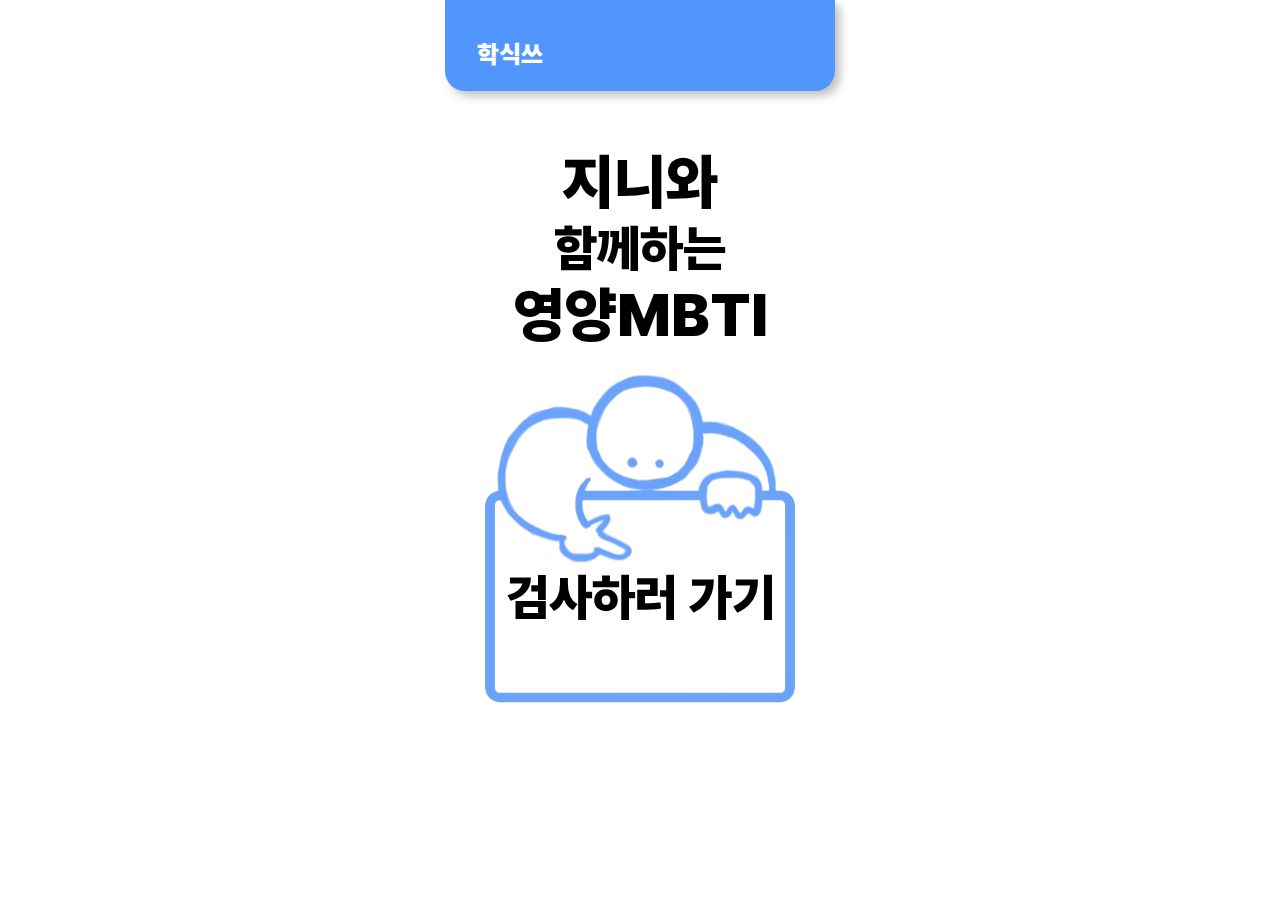
<file: index.html>
<!DOCTYPE html>
<html lang="en">

<head>
    <meta charset="UTF-8">
    <meta name="viewport" content="width=device-width, initial-scale=1.0">
    <title>Document</title>
    <link href="style.css" rel="stylesheet" type="text/css" />
</head>

<body>
    <div class="background">
        <div class="window">
            <div class="toparea" id="toparea">
                <p class="titletext">학식쓰</p>
            </div>
            <p class="title1" style="margin-top: 14.102564102564102564102564102564%;">지니와</p>
            <p class="title2">함께하는</p>
            <p class="title1">영양MBTI</p>
            <div class="main_img_container">
                <img src="./img/main.png" class="main_img">
                <div class="button" onclick="location.href='./survey/survey.html';">
                    <p class="button_text">검사하러 가기</p>
                </div>
            </div>
        </div>
    </div>
</body>

</html>
</file>
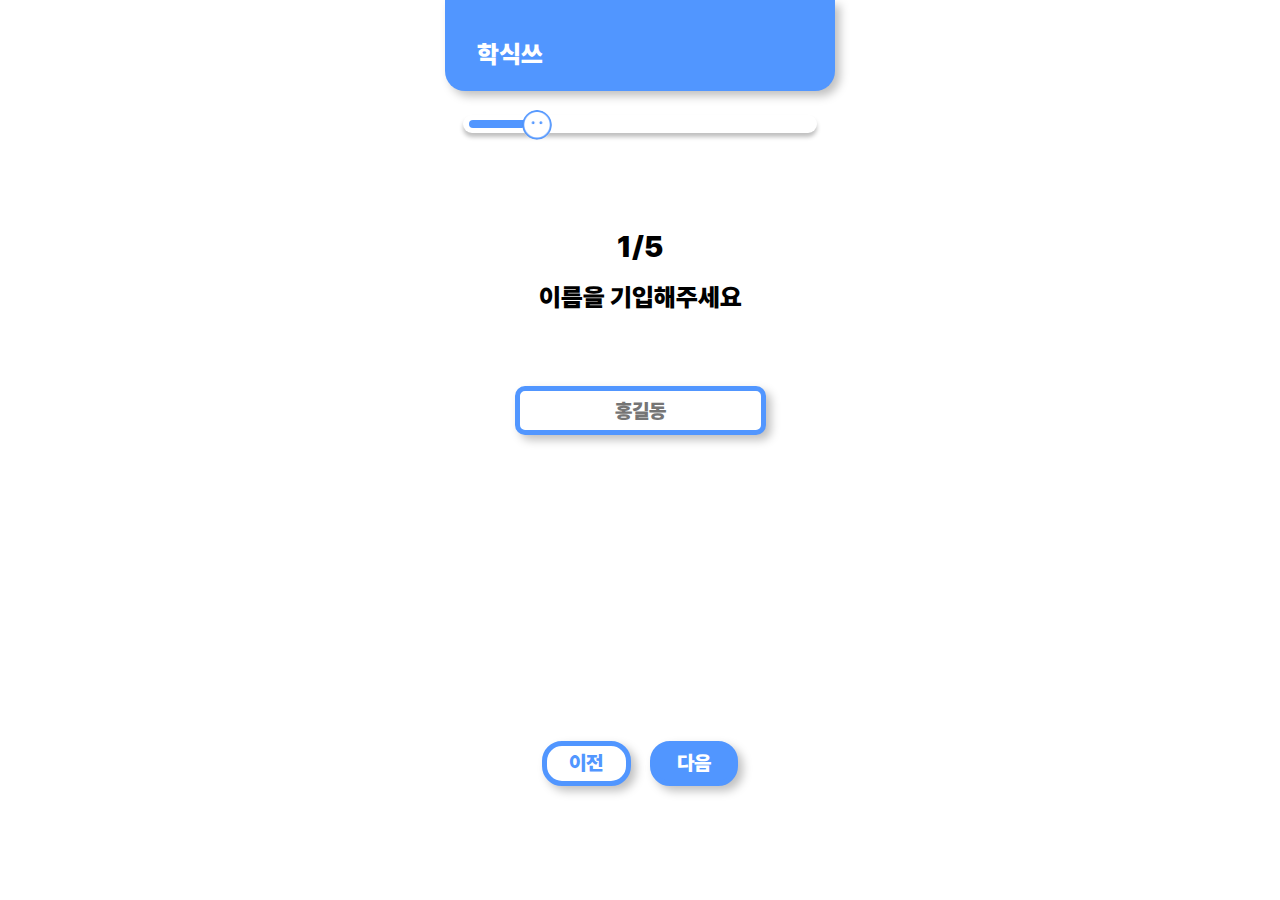
<file: survey/survey.html>
<!DOCTYPE html>
<html lang="en">

<head>
    <meta charset="UTF-8">
    <meta name="viewport" content="width=device-width, initial-scale=1.0">
    <title>Document</title>
    <link href="style.css" rel="stylesheet" type="text/css" />
</head>

<body>
    <div class="background">
        <form class="form_win" id="form_win" method="post" > <!-- action="../result/kalium.html" -->
            <div class="window">
                <div class="toparea_v1" id="toparea_v1">
                    <p class="titletext">학식쓰</p>
                </div>
                <!-- --------------------------bottomarea1-------------------------- -->
                <div class="bottomarea" id="bottomarea1">
                    <div class="progress_bar_container">
                        <div class="progress_bar" id="progress_bar1"></div>
                    </div>
                    <div class="progress_bar_face_container" id="progress_bar_face_container1">
                        <img class="progress_bar_face" src="../img/bar_face.png" />
                    </div>

                    <p class="q_text1">1/5</p>
                    <p class="q_text2">이름을 기입해주세요</p>
                    <input class="nickname" id="nickname" type="text" placeholder="홍길동"
                        onkeypress="return nicknameValidateInput(event)">

                    <div class="button_container">
                        <input class="back_button" id="backbutton1" type="button" value="이전" readonly></input>
                        <input class="go_button" id="gobutton1" type="button" value="다음" readonly></input>
                    </div>
                </div>
                <!-- --------------------------bottomarea2-------------------------- -->
                <div class="bottomarea" id="bottomarea2" style="height: 0px; display: none;">
                    <div class="progress_bar_container">
                        <div class="progress_bar" id="progress_bar2"></div>
                    </div>
                    <div class="progress_bar_face_container" id="progress_bar_face_container2">
                        <img class="progress_bar_face" src="../img/bar_face.png" />
                    </div>

                    <p class="q_text1">2/5</p>
                    <p class="q_text2">생년월일을 기입해주세요</p>
                    <input type="number" onkeypress="return birthdayValidateInput(event)" placeholder="20000101"
                        class="birthday" id="birthday" onfocus="this.placeholder=''"
                        onblur="this.placeholder='20000101'">

                    <div class="button_container">
                        <input class="back_button" id="backbutton2" type="button" value="이전" readonly></input>
                        <input class="go_button" id="gobutton2" type="button" value="다음" readonly></input>
                    </div>
                </div>
                <!-- --------------------------bottomarea3-------------------------- -->
                <div class="bottomarea" id="bottomarea3" style="height: 0px; display: none;">
                    <div class="progress_bar_container">
                        <div class="progress_bar" id="progress_bar3"></div>
                    </div>
                    <div class="progress_bar_face_container" id="progress_bar_face_container3">
                        <img class="progress_bar_face" src="../img/bar_face.png" />
                    </div>

                    <p class="q_text1">3/5</p>
                    <p class="q_text2">키를 기입해주세요</p>
                    <input type="number" onkeypress="return heightValidateInput(event)" placeholder="456"
                        class="height" id="height" onfocus="this.placeholder=''" onblur="this.placeholder='456'">
                    <p class="q_text3">cm</p>

                    <div class="button_container">
                        <input class="back_button" id="backbutton3" type="button" value="이전" readonly></input>
                        <input class="go_button" id="gobutton3" type="button" value="다음" readonly></input>
                    </div>
                </div>
                <!-- --------------------------bottomarea4-------------------------- -->
                <div class="bottomarea" id="bottomarea4" style="height: 0px; display: none;">
                    <div class="progress_bar_container">
                        <div class="progress_bar" id="progress_bar4"></div>
                    </div>
                    <div class="progress_bar_face_container" id="progress_bar_face_container4">
                        <img class="progress_bar_face" src="../img/bar_face.png" />
                    </div>

                    <p class="q_text1">4/5</p>
                    <p class="q_text2">몸무게를 기입해주세요</p>
                    <input type="number" onkeypress="return weightValidateInput(event)" placeholder="456"
                        class="weight" id="weight" onfocus="this.placeholder=''" onblur="this.placeholder='456'">
                    <p class="q_text3">kg</p>

                    <div class="button_container">
                        <input class="back_button" id="backbutton4" type="button" value="이전" readonly></input>
                        <input class="go_button" id="gobutton4" type="button" value="다음" readonly></input>
                    </div>
                </div>
                <!-- --------------------------bottomarea5-------------------------- -->
                <div class="bottomarea" id="bottomarea5" style="height: 0px; display: none;">
                    <div class="progress_bar_container">
                        <div class="progress_bar" id="progress_bar5"></div>
                    </div>
                    <div class="progress_bar_face_container" id="progress_bar_face_container5">
                        <img class="progress_bar_face" src="../img/bar_face.png" />
                    </div>

                    <p class="q_text1">5/5</p>
                    <p class="q_text2">성별을 선택해주세요</p>
                    <div class="gender_container">
                        <input class="man" id="man" type="text" value="남자" readonly>
                        <input class="woman" id="woman" type="text" value="여자" readonly>
                    </div>

                    <div class="button_container">
                        <input class="back_button" id="backbutton5" type="button" value="이전" readonly></input>
                        <input class="go_button" id="gobutton5" type="button" value="다음" readonly></input>
                    </div>
                </div>
                <!-- --------------------------bottomarea6-------------------------- -->
                <div class="bottomarea" id="bottomarea6" style="height: 0px; display: none;">
                    <div class="progress_bar_container">
                        <div class="progress_bar" id="progress_bar6"></div>
                    </div>
                    <div class="progress_bar_face_container" id="progress_bar_face_container6">
                        <img class="progress_bar_face" src="../img/bar_face.png" />
                    </div>

                    <p class="q_text1_v1">1/17</p>
                    <p class="q_text2_v1">주로 앉아서 하는 일을 하십니까?</p>
                    <div class="question_container_v1">
                        <input class="question_v1" id="q_sit1" type="text" value="하루 0~2시간" readonly
                            style="margin-top: 0px;"></input>
                        <input class="question_v1" id="q_sit2" type="text" value="하루 2~6시간" readonly></input>
                        <input class="question_v1" id="q_sit3" type="text" value="하루 7~11시간" readonly></input>
                        <input class="question_v1" id="q_sit4" type="text" value="하루 12시간 이상" readonly></input>
                        <input class="question_v1" id="q_sit5" type="text" value="죽음" readonly
                            style="visibility: hidden; margin-bottom:0px;"></input>
                    </div>

                    <div class="button_container">
                        <input class="back_button" id="backbutton6" type="button" value="이전" readonly></input>
                        <input class="go_button" id="gobutton6" type="button" value="다음" readonly></input>
                    </div>
                </div>
                <!-- --------------------------bottomarea7-------------------------- -->
                <div class="bottomarea" id="bottomarea7" style="height: 0px; display: none;">
                    <div class="progress_bar_container">
                        <div class="progress_bar" id="progress_bar7"></div>
                    </div>
                    <div class="progress_bar_face_container" id="progress_bar_face_container7">
                        <img class="progress_bar_face" src="../img/bar_face.png" />
                    </div>

                    <p class="q_text1_v2">2/17</p>
                    <p class="q_text2_v2">일주일에 몇 번 운동하시나요?<br>(하루 60분 이상 기준)?</p>
                    <div class="question_container_v2">
                        <input class="question_v2" id="q_exercise1" type="text" value="0번" readonly
                            style="margin-top: 0px;"></input>
                        <input class="question_v2" id="q_exercise2" type="text" value="1~2번" readonly></input>
                        <input class="question_v2" id="q_exercise3" type="text" value="3~4번" readonly></input>
                        <input class="question_v2" id="q_exercise4" type="text" value="5~6번" readonly></input>
                        <input class="question_v2" id="q_exercise5" type="text" value="매일" readonly
                            style="margin-bottom:0px;"></input>
                    </div>

                    <div class="button_container">
                        <input class="back_button" id="backbutton7" type="button" value="이전" readonly></input>
                        <input class="go_button" id="gobutton7" type="button" value="다음" readonly></input>
                    </div>
                </div>
                <!-- --------------------------bottomarea8-------------------------- -->
                <div class="bottomarea" id="bottomarea8" style="height: 0px; display: none;">
                    <div class="progress_bar_container">
                        <div class="progress_bar" id="progress_bar8"></div>
                    </div>
                    <div class="progress_bar_face_container" id="progress_bar_face_container8">
                        <img class="progress_bar_face" src="../img/bar_face.png" />
                    </div>

                    <p class="q_text1_v2">3/17</p>
                    <p class="q_text2_v2">하루에 물을 몇 컵 정도 마시나요?<br>(종이컵(200ml) 기준)</p>
                    <div class="question_container_v2">
                        <input class="question_v2" id="q_drink1" type="text" value="0~2컵" readonly
                            style="margin-top: 0px;"></input>
                        <input class="question_v2" id="q_drink2" type="text" value="3~4컵" readonly></input>
                        <input class="question_v2" id="q_drink3" type="text" value="5~6컵" readonly></input>
                        <input class="question_v2" id="q_drink4" type="text" value="7~8컵" readonly></input>
                        <input class="question_v2" id="q_drink5" type="text" value="9컵 혹은 그 이상" readonly
                            style="margin-bottom:0px;"></input>
                    </div>

                    <div class="button_container">
                        <input class="back_button" id="backbutton8" type="button" value="이전" readonly></input>
                        <input class="go_button" id="gobutton8" type="button" value="다음" readonly></input>
                    </div>
                </div>
                <!-- --------------------------bottomarea9-------------------------- -->
                <div class="bottomarea" id="bottomarea9" style="height: 0px; display: none;">
                    <div class="progress_bar_container">
                        <div class="progress_bar" id="progress_bar9"></div>
                    </div>
                    <div class="progress_bar_face_container" id="progress_bar_face_container9">
                        <img class="progress_bar_face" src="../img/bar_face.png" />
                    </div>

                    <p class="q_text1_v2">4/17</p>
                    <p class="q_text2_v2">일주일동안<br>아침 식사를 몇 번 하셨나요?</p>
                    <div class="question_container_v2">
                        <input class="question_v2" id="q_breakfast1" type="text" value="0회" readonly
                            style="margin-top: 0px;"></input>
                        <input class="question_v2" id="q_breakfast2" type="text" value="1~2회" readonly></input>
                        <input class="question_v2" id="q_breakfast3" type="text" value="3~4회" readonly></input>
                        <input class="question_v2" id="q_breakfast4" type="text" value="5~7회" readonly></input>
                        <input class="question_v2" id="q_breakfast5" type="text" value="죽음" readonly
                            style="visibility: hidden; margin-bottom:0px;"></input>
                    </div>

                    <div class="button_container">
                        <input class="back_button" id="backbutton9" type="button" value="이전" readonly></input>
                        <input class="go_button" id="gobutton9" type="button" value="다음" readonly></input>
                    </div>
                </div>
                <!-- --------------------------bottomarea10-------------------------- -->
                <div class="bottomarea" id="bottomarea10" style="height: 0px; display: none;">
                    <div class="progress_bar_container">
                        <div class="progress_bar" id="progress_bar10"></div>
                    </div>
                    <div class="progress_bar_face_container" id="progress_bar_face_container10">
                        <img class="progress_bar_face" src="../img/bar_face.png" />
                    </div>

                    <p class="q_text1_v2">5/17</p>
                    <p class="q_text2_v2">일주일동안<br>점심 식사를 몇 번 하셨나요?</p>
                    <div class="question_container_v2">
                        <input class="question_v2" id="q_lunch1" type="text" value="0회" readonly
                            style="margin-top: 0px;"></input>
                        <input class="question_v2" id="q_lunch2" type="text" value="1~2회" readonly></input>
                        <input class="question_v2" id="q_lunch3" type="text" value="3~4회" readonly></input>
                        <input class="question_v2" id="q_lunch4" type="text" value="5~7회" readonly></input>
                        <input class="question_v2" id="q_lunch5" type="text" value="죽음" readonly
                            style="visibility: hidden; margin-bottom:0px;"></input>
                    </div>

                    <div class="button_container">
                        <input class="back_button" id="backbutton10" type="button" value="이전" readonly></input>
                        <input class="go_button" id="gobutton10" type="button" value="다음" readonly></input>
                    </div>
                </div>
                <!-- --------------------------bottomarea11-------------------------- -->
                <div class="bottomarea" id="bottomarea11" style="height: 0px; display: none;">
                    <div class="progress_bar_container">
                        <div class="progress_bar" id="progress_bar11"></div>
                    </div>
                    <div class="progress_bar_face_container" id="progress_bar_face_container11">
                        <img class="progress_bar_face" src="../img/bar_face.png" />
                    </div>

                    <p class="q_text1_v2">6/17</p>
                    <p class="q_text2_v2">일주일동안<br>저녁 식사를 몇 번 하셨나요?</p>
                    <div class="question_container_v2">
                        <input class="question_v2" id="q_dinner1" type="text" value="0회" readonly
                            style="margin-top: 0px;"></input>
                        <input class="question_v2" id="q_dinner2" type="text" value="1~2회" readonly></input>
                        <input class="question_v2" id="q_dinner3" type="text" value="3~4회" readonly></input>
                        <input class="question_v2" id="q_dinner4" type="text" value="5~7회" readonly></input>
                        <input class="question_v2" id="q_dinner5" type="text" value="죽음" readonly
                            style="visibility: hidden; margin-bottom:0px;"></input>
                    </div>

                    <div class="button_container">
                        <input class="back_button" id="backbutton11" type="button" value="이전" readonly></input>
                        <input class="go_button" id="gobutton11" type="button" value="다음" readonly></input>
                    </div>
                </div>
                <!-- --------------------------bottomarea12-------------------------- -->
                <div class="bottomarea" id="bottomarea12" style="height: 0px; display: none;">
                    <div class="progress_bar_container">
                        <div class="progress_bar" id="progress_bar12"></div>
                    </div>
                    <div class="progress_bar_face_container" id="progress_bar_face_container12">
                        <img class="progress_bar_face" src="../img/bar_face.png" />
                    </div>

                    <p class="q_text1_v1">7/17</p>
                    <p class="q_text2_v1">담배를 피시나요?</p>
                    <div class="question_container_v1">
                        <input class="question_v1" id="q_smoke1" type="text" value="담배를 핍니다" readonly
                            style="margin-top: 0px;"></input>
                        <input class="question_v1" id="q_smoke2" type="text" value="담배를 피지 않습니다" readonly></input>
                        <input class="question_v1" id="q_smoke3" type="text" value="죽음" readonly
                            style="visibility: hidden;"></input>
                        <input class="question_v1" id="q_smoke4" type="text" value="죽음" readonly
                            style="visibility: hidden;"></input>
                        <input class="question_v1" id="q_smoke5" type="text" value="죽음" readonly
                            style="visibility: hidden; margin-bottom:0px;"></input>
                    </div>

                    <div class="button_container">
                        <input class="back_button" id="backbutton12" type="button" value="이전" readonly></input>
                        <input class="go_button" id="gobutton12" type="button" value="다음" readonly></input>
                    </div>
                </div>
                <!-- --------------------------bottomarea13-------------------------- -->
                <div class="bottomarea" id="bottomarea13" style="height: 0px; display: none;">
                    <div class="progress_bar_container">
                        <div class="progress_bar" id="progress_bar13"></div>
                    </div>
                    <div class="progress_bar_face_container" id="progress_bar_face_container13">
                        <img class="progress_bar_face" src="../img/bar_face.png" />
                    </div>

                    <p class="q_text1_v1">8/17</p>
                    <p class="q_text2_v1">술을 마시나요?</p>
                    <div class="question_container_v1">
                        <input class="question_v1" id="q_alcohol1" type="text" value="술을 마십니다" readonly
                            style="margin-top: 0px;"></input>
                        <input class="question_v1" id="q_alcohol2" type="text" value="술을 마시지 않습니다" readonly></input>
                        <input class="question_v1" id="q_alcohol3" type="text" value="죽음" readonly
                            style="visibility: hidden;"></input>
                        <input class="question_v1" id="q_alcohol4" type="text" value="죽음" readonly
                            style="visibility: hidden;"></input>
                        <input class="question_v1" id="q_alcohol5" type="text" value="죽음" readonly
                            style="visibility: hidden; margin-bottom:0px;"></input>
                    </div>

                    <div class="button_container">
                        <input class="back_button" id="backbutton13" type="button" value="이전" readonly></input>
                        <input class="go_button" id="gobutton13" type="button" value="다음" readonly></input>
                    </div>
                </div>

                <div class="bottomarea" id="bottomarea13_1" style="height: 0px; display: none;">
                    <div class="progress_bar_container">
                        <div class="progress_bar" id="progress_bar13"></div>
                    </div>
                    <div class="progress_bar_face_container" id="progress_bar_face_container13">
                        <img class="progress_bar_face" src="../img/bar_face.png" />
                    </div>

                    <p class="q_text1_v1">8/17</p>
                    <p class="q_text2_v1">술 마시는 주기를 선택해주세요</p>
                    <div class="question_container_v1">
                        <input class="question_v1" id="q_alcohol_time1" type="text" value="한 달에 1번 이하" readonly
                            style="margin-top: 0px;"></input>
                        <input class="question_v1" id="q_alcohol_time2" type="text" value="한 달에 2~4번" readonly></input>
                        <input class="question_v1" id="q_alcohol_time3" type="text" value="일주일에 2~3번" readonly></input>
                        <input class="question_v1" id="q_alcohol_time4" type="text" value="일주일에 4번 이상" readonly></input>
                        <input class="question_v1" id="q_alcohol_time5" type="text" value="죽음" readonly
                            style="visibility: hidden; margin-bottom:0px;"></input>
                    </div>

                    <div class="button_container">
                        <input class="back_button" id="backbutton13_1" type="button" value="이전" readonly></input>
                        <input class="go_button" id="gobutton13_1" type="button" value="다음" readonly></input>
                    </div>
                </div>

                <div class="bottomarea" id="bottomarea13_2" style="height: 0px; display: none;">
                    <div class="progress_bar_container">
                        <div class="progress_bar" id="progress_bar13"></div>
                    </div>
                    <div class="progress_bar_face_container" id="progress_bar_face_container13">
                        <img class="progress_bar_face" src="../img/bar_face.png" />
                    </div>

                    <p class="q_text1_v2">8/17</p>
                    <p class="q_text2_v2">술을 보통 어느 정도 마시나요?<br>(생맥주 500cc = 1.3잔)</p>
                    <div class="question_container_v2">
                        <input class="question_v2" id="q_alcohol_quant1" type="text" value="1~2잔" readonly
                            style="margin-top: 0px;"></input>
                        <input class="question_v2" id="q_alcohol_quant2" type="text" value="3~4잔" readonly></input>
                        <input class="question_v2" id="q_alcohol_quant3" type="text" value="5~6잔" readonly></input>
                        <input class="question_v2" id="q_alcohol_quant4" type="text" value="7~9잔" readonly></input>
                        <input class="question_v2" id="q_alcohol_quant5" type="text" value="10잔" readonly
                            style="margin-bottom:0px;"></input>
                    </div>

                    <div class="button_container">
                        <input class="back_button" id="backbutton13_2" type="button" value="이전" readonly></input>
                        <input class="go_button" id="gobutton13_2" type="button" value="다음" readonly></input>
                    </div>
                </div>
                <!-- --------------------------bottomarea14-------------------------- -->
                <div class="bottomarea" id="bottomarea14" style="height: 0px; display: none;">
                    <div class="progress_bar_container">
                        <div class="progress_bar" id="progress_bar14"></div>
                    </div>
                    <div class="progress_bar_face_container" id="progress_bar_face_container14">
                        <img class="progress_bar_face" src="../img/bar_face.png" />
                    </div>

                    <p class="q_text1_v1">9/17</p>
                    <p class="q_text2_v1">평소에 피곤함을 많이 느끼시나요?</p>
                    <div class="question_container_v1">
                        <input class="question_v1" id="q_tired1" type="text" value="매우 그렇습니다" readonly
                            style="margin-top: 0px;"></input>
                        <input class="question_v1" id="q_tired2" type="text" value="조금 그렇습니다" readonly></input>
                        <input class="question_v1" id="q_tired3" type="text" value="보통입니다" readonly></input>
                        <input class="question_v1" id="q_tired4" type="text" value="그렇지 않습니다" readonly></input>
                        <input class="question_v1" id="q_tired5" type="text" value="매우 그렇지 않습니다" readonly
                            style="margin-bottom:0px;"></input>
                    </div>

                    <div class="button_container">
                        <input class="back_button" id="backbutton14" type="button" value="이전" readonly></input>
                        <input class="go_button" id="gobutton14" type="button" value="다음" readonly></input>
                    </div>
                </div>
                <!-- --------------------------bottomarea15-------------------------- -->
                <div class="bottomarea" id="bottomarea15" style="height: 0px; display: none;">
                    <div class="progress_bar_container">
                        <div class="progress_bar" id="progress_bar15"></div>
                    </div>
                    <div class="progress_bar_face_container" id="progress_bar_face_container15">
                        <img class="progress_bar_face" src="../img/bar_face.png" />
                    </div>

                    <p class="q_text1_v2">10/17</p>
                    <p class="q_text2_v2">평소 해당되는<br>수면시간을 선택해주세요</p>
                    <div class="question_container_v2">
                        <input class="question_v2" id="q_sleep1" type="text" value="7~8시간 혹은 그 이상" readonly
                            style="margin-top: 0px;"></input>
                        <input class="question_v2" id="q_sleep2" type="text" value="5~6시간" readonly></input>
                        <input class="question_v2" id="q_sleep3" type="text" value="3~4시간" readonly></input>
                        <input class="question_v2" id="q_sleep4" type="text" value="1~2시간" readonly></input>
                        <input class="question_v2" id="q_sleep5" type="text" value="죽음" readonly
                            style="visibility: hidden; margin-bottom:0px;"></input>
                    </div>

                    <div class="button_container">
                        <input class="back_button" id="backbutton15" type="button" value="이전" readonly></input>
                        <input class="go_button" id="gobutton15" type="button" value="다음" readonly></input>
                    </div>
                </div>
                <!-- --------------------------bottomarea16-------------------------- -->
                <div class="bottomarea" id="bottomarea16" style="height: 0px; display: none;">
                    <div class="progress_bar_container">
                        <div class="progress_bar" id="progress_bar16"></div>
                    </div>
                    <div class="progress_bar_face_container" id="progress_bar_face_container16">
                        <img class="progress_bar_face" src="../img/bar_face.png" />
                    </div>

                    <p class="q_text1_v1">11/17</p>
                    <p class="q_text2_v1">평소에 스트레스를 많이 받으시나요?</p>
                    <div class="question_container_v1">
                        <input class="question_v1" id="q_stress1" type="text" value="매우 그렇습니다" readonly
                            style="margin-top: 0px;"></input>
                        <input class="question_v1" id="q_stress2" type="text" value="조금 그렇습니다" readonly></input>
                        <input class="question_v1" id="q_stress3" type="text" value="보통입니다" readonly></input>
                        <input class="question_v1" id="q_stress4" type="text" value="그렇지 않습니다" readonly></input>
                        <input class="question_v1" id="q_stress5" type="text" value="매우 그렇지 않습니다" readonly
                            style="margin-bottom:0px;"></input>
                    </div>

                    <div class="button_container">
                        <input class="back_button" id="backbutton16" type="button" value="이전" readonly></input>
                        <input class="go_button" id="gobutton16" type="button" value="다음" readonly></input>
                    </div>
                </div>
                <!-- --------------------------bottomarea17-------------------------- -->
                <div class="bottomarea" id="bottomarea17" style="height: 0px; display: none;">
                    <div class="progress_bar_container">
                        <div class="progress_bar" id="progress_bar17"></div>
                    </div>
                    <div class="progress_bar_face_container" id="progress_bar_face_container17">
                        <img class="progress_bar_face" src="../img/bar_face.png" />
                    </div>

                    <p class="q_text1_v1">12/17</p>
                    <p class="q_text2_v1">우울증 진단을 받은 경험이 있나요?</p>
                    <div class="question_container_v1">
                        <input class="question_v1" id="q_depress1" type="text" value="진단을 받은 경험이 있습니다" readonly
                            style="margin-top: 0px;"></input>
                        <input class="question_v1" id="q_depress2" type="text" value="진단을 받은 경험이 없습니다" readonly></input>
                        <input class="question_v1" id="q_depress3" type="text" value="죽음" readonly
                            style="visibility: hidden;"></input>
                        <input class="question_v1" id="q_depress4" type="text" value="죽음" readonly
                            style="visibility: hidden;"></input>
                        <input class="question_v1" id="q_depress5" type="text" value="죽음" readonly
                            style="visibility: hidden; margin-bottom:0px;"></input>
                    </div>

                    <div class="button_container">
                        <input class="back_button" id="backbutton17" type="button" value="이전" readonly></input>
                        <input class="go_button" id="gobutton17" type="button" value="다음" readonly></input>
                    </div>
                </div>
                <!-- --------------------------bottomarea18-------------------------- -->
                <div class="bottomarea" id="bottomarea18" style="height: 0px; display: none;">
                    <div class="progress_bar_container">
                        <div class="progress_bar" id="progress_bar18"></div>
                    </div>
                    <div class="progress_bar_face_container" id="progress_bar_face_container18">
                        <img class="progress_bar_face" src="../img/bar_face.png" />
                    </div>

                    <p class="q_text1_v1">13/17</p>
                    <p class="q_text2_v1">건강한가요?</p>
                    <div class="question_container_v1">
                        <input class="question_v1" id="q_healthy1" type="text" value="매우 그렇습니다" readonly
                            style="margin-top: 0px;"></input>
                        <input class="question_v1" id="q_healthy2" type="text" value="조금 그렇습니다" readonly></input>
                        <input class="question_v1" id="q_healthy3" type="text" value="보통입니다" readonly></input>
                        <input class="question_v1" id="q_healthy4" type="text" value="그렇지 않습니다" readonly></input>
                        <input class="question_v1" id="q_healthy5" type="text" value="매우 그렇지 않습니다" readonly
                            style="margin-bottom:0px;"></input>
                    </div>

                    <div class="button_container">
                        <input class="back_button" id="backbutton18" type="button" value="이전" readonly></input>
                        <input class="go_button" id="gobutton18" type="button" value="다음" readonly></input>
                    </div>
                </div>
                <!-- --------------------------bottomarea19-------------------------- -->
                <div class="bottomarea" id="bottomarea19" style="height: 0px; display: none;">
                    <div class="progress_bar_container">
                        <div class="progress_bar" id="progress_bar19"></div>
                    </div>
                    <div class="progress_bar_face_container" id="progress_bar_face_container19">
                        <img class="progress_bar_face" src="../img/bar_face.png" />
                    </div>

                    <p class="q_text1_v2">14/17</p>
                    <p class="q_text2_v2">지난 1년간 항생제/항바이러스제<br>복용 경험이 있나요?</p>
                    <div class="question_container_v2">
                        <input class="question_v2" id="q_cancer1" type="text" value="복용했습니다" readonly
                            style="margin-top: 0px;"></input>
                        <input class="question_v2" id="q_cancer2" type="text" value="복용하지 않았습니다" readonly></input>
                        <input class="question_v2" id="q_cancer3" type="text" value="죽음" readonly
                            style="visibility: hidden;"></input>
                        <input class="question_v2" id="q_cancer4" type="text" value="죽음" readonly
                            style="visibility: hidden;"></input>
                        <input class="question_v2" id="q_cancer5" type="text" value="죽음" readonly
                            style="visibility: hidden; margin-bottom:0px;"></input>
                    </div>

                    <div class="button_container">
                        <input class="back_button" id="backbutton19" type="button" value="이전" readonly></input>
                        <input class="go_button" id="gobutton19" type="button" value="다음" readonly></input>
                    </div>
                </div>
                <!-- --------------------------bottomarea20-------------------------- -->
                <div class="window" id="window_v3" style="display: none;">
                    <div class="toparea_v3">
                        <p class="titletext">학식쓰</p>
                    </div>
                    <div class="progress_bar_container">
                        <div class="progress_bar" id="progress_bar20"></div>
                    </div>
                    <div class="progress_bar_face_container" id="progress_bar_face_container20">
                        <img class="progress_bar_face" src="../img/bar_face.png" />
                    </div>
                    <p class="q_text1_v3">15/17</p>
                    <p class="q_text2_v3">현재 나타나는 증상이 있으면<br>모두 선택해주세요<br>(중복 선택 가능합니다)</p>
                    <div class="question_container_v3">
                        <input class="question_v3" id="q_state1" type="text" value="해당 사항 없습니다" readonly
                            style="margin-top: 0px;"></input>
                        <input class="question_v3" id="q_state2" type="text" value="발진" readonly></input>
                        <input class="question_v3" id="q_state3" type="text" value="안구 건조증" readonly></input>
                        <input class="question_v3" id="q_state4" type="text" value="체중이 급격히 빠짐" readonly></input>
                        <input class="question_v3" id="q_state5" type="text" value="발가락 저림" readonly></input>
                        <input class="question_v3" id="q_state6" type="text" value="혈뇨/혈변" readonly></input>
                        <input class="question_v3" id="q_state7" type="text" value="메스꺼움" readonly></input>
                        <input class="question_v3" id="q_state8" type="text" value="식욕 상실" readonly></input>
                        <input class="question_v3" id="q_state9" type="text" value="홍조" readonly></input>
                        <input class="question_v3" id="q_state10" type="text" value="기억력 저하" readonly
                            style="margin-bottom:0px;"></input>
                    </div>

                    <div class="button_container_v3">
                        <input class="back_button" id="backbutton20" type="button" value="이전" readonly></input>
                        <input class="go_button" id="gobutton20" type="button" value="다음" readonly></input>
                    </div>
                </div>
                <!-- --------------------------bottomarea21-------------------------- -->
                <div class="window" id="window_v4" style="display: none;">
                    <div class="toparea_v4">
                        <p class="titletext">학식쓰</p>
                    </div>
                    <div class="progress_bar_container">
                        <div class="progress_bar" id="progress_bar21"></div>
                    </div>
                    <div class="progress_bar_face_container" id="progress_bar_face_container21">
                        <img class="progress_bar_face" src="../img/bar_face.png" />
                    </div>
                    <p class="q_text1_v4">16/17</p>
                    <p class="q_text2_v4">현재 앓고 있는 질환을<br>모두 선택해주세요<br>(중복 선택 가능합니다)</p>
                    <div class="question_container_v4">
                        <input class="question_v4" id="q_disease1" type="text" value="해당 사항 없습니다" readonly
                            style="margin-top: 0px;"></input>
                        <input class="question_v4" id="q_disease2" type="text" value="고혈압" readonly></input>
                        <input class="question_v4" id="q_disease3" type="text" value="당뇨" readonly></input>
                        <input class="question_v4" id="q_disease4" type="text" value="고지혈증" readonly></input>
                        <input class="question_v4" id="q_disease5" type="text" value="갑상선 질환" readonly></input>
                        <input class="question_v4" id="q_disease6" type="text" value="빈혈" readonly></input>
                        <input class="question_v4" id="q_disease7" type="text" value="암" readonly
                            style="margin-bottom: 0px;"></input>
                    </div>

                    <div class="button_container_v4">
                        <input class="back_button" id="backbutton21" type="button" value="이전" readonly></input>
                        <input class="go_button" id="gobutton21" type="button" value="다음" readonly></input>
                    </div>
                </div>
                <!-- --------------------------bottomarea22-------------------------- -->
                <div class="window" id="window_v5" style="display: none;">
                    <div class="toparea_v5">
                        <p class="titletext">학식쓰</p>
                    </div>
                    <div class="progress_bar_container">
                        <div class="progress_bar" id="progress_bar22"></div>
                    </div>
                    <div class="progress_bar_face_container" id="progress_bar_face_container22">
                        <img class="progress_bar_face" src="../img/bar_face.png" />
                    </div>
                    <p class="q_text1_v5">17/17</p>
                    <p class="q_text2_v5">현재 복용 중인 의약품을<br>모두 선택해주세요<br>(중복 선택 가능합니다)</p>
                    <div class="question_container_v5">
                        <input class="question_v5" id="q_medicine1" type="text" value="해당 사항 없습니다" readonly
                            style="margin-top: 0px;"></input>
                        <input class="question_v5" id="q_medicine2" type="text" value="발진" readonly></input>
                        <input class="question_v5" id="q_medicine3" type="text" value="안구 건조증" readonly></input>
                        <input class="question_v5" id="q_medicine4" type="text" value="체중이 급격히 빠짐" readonly></input>
                        <input class="question_v5" id="q_medicine5" type="text" value="발가락 저림" readonly></input>
                        <input class="question_v5" id="q_medicine6" type="text" value="혈뇨/혈변" readonly></input>
                        <input class="question_v5" id="q_medicine7" type="text" value="메스꺼움" readonly></input>
                        <input class="question_v5" id="q_medicine8" type="text" value="식욕 상실" readonly></input>
                        <input class="question_v5" id="q_medicine9" type="text" value="홍조" readonly></input>
                        <input class="question_v5" id="q_medicine10" type="text" value="기억력 저하" readonly></input>
                        <input class="question_v5" id="q_medicine11" type="text" value="해당 사항 없습니다" readonly></input>
                        <input class="question_v5" id="q_medicine12" type="text" value="발진" readonly></input>
                        <input class="question_v5" id="q_medicine13" type="text" value="안구 건조증" readonly></input>
                        <input class="question_v5" id="q_medicine14" type="text" value="체중이 급격히 빠짐" readonly></input>
                        <input class="question_v5" id="q_medicine15" type="text" value="발가락 저림" readonly></input>
                        <input class="question_v5" id="q_medicine16" type="text" value="혈뇨/혈변" readonly></input>
                        <input class="question_v5" id="q_medicine17" type="text" value="메스꺼움" readonly></input>
                        <input class="question_v5" id="q_medicine18" type="text" value="식욕 상실" readonly
                            style="margin-bottom:0px;"></input>
                    </div>

                    <div class="button_container_v5">
                        <input class="back_button" id="backbutton22" type="button" value="이전" readonly></input>
                        <input class="go_button" id="gobutton22" type="button" value="다음" readonly></input>
                    </div>
                </div>
                <!-- --------------------------bottomarea23-------------------------- -->
                <div class="bottomarea" id="bottomarea23" style="height: 0px; display: none;">
                    <div class="progress_bar_container">
                        <div class="progress_bar" id="progress_bar22"></div>
                    </div>
                    <div class="progress_bar_face_container" id="progress_bar_face_container22">
                        <img class="progress_bar_face" src="../img/bar_face.png" />
                    </div>

                    <p class="q_text1_v1">♀︎</p>
                    <p class="q_text2_v1">임신 및 모유수유를 하고 있나요?</p>
                    <div class="question_container_v1">
                        <input class="question_v1" id="qf_pregnant1" type="text" value="임신하고 있습니다" readonly
                            style="margin-top: 0px;"></input>
                        <input class="question_v1" id="qf_pregnant2" type="text" value="모유 수유를 하고 있습니다" readonly></input>
                        <input class="question_v1" id="qf_pregnant3" type="text" value="둘 다 하고 있습니다" readonly></input>
                        <input class="question_v1" id="qf_pregnant4" type="text" value="둘 다 하고 있지 않습니다" readonly></input>
                        <input class="question_v1" id="qf_pregnant5" type="text" value="죽음" readonly
                            style="visibility: hidden; margin-bottom:0px;"></input>
                    </div>

                    <div class="button_container">
                        <input class="back_button" id="backbutton23" type="button" value="이전" readonly></input>
                        <input class="go_button" id="gobutton23" type="button" value="다음" readonly></input>
                    </div>
                </div>
                <!-- --------------------------bottomarea24-------------------------- -->
                <div class="bottomarea" id="bottomarea24" style="height: 0px; display: none;">
                    <div class="progress_bar_container">
                        <div class="progress_bar" id="progress_bar22"></div>
                    </div>
                    <div class="progress_bar_face_container" id="progress_bar_face_container22">
                        <img class="progress_bar_face" src="../img/bar_face.png" />
                    </div>

                    <p class="q_text1_v1">♀︎</p>
                    <p class="q_text2_v1">폐경 진단을 받았나요?</p>
                    <div class="question_container_v1">
                        <input class="question_v1" id="qf_menopause1" type="text" value="진단 받았습니다" readonly
                            style="margin-top: 0px;"></input>
                        <input class="question_v1" id="qf_menopause2" type="text" value="진단 받지 않았습니다" readonly></input>
                        <input class="question_v1" id="qf_menopause3" type="text" value="죽음" readonly style="visibility: hidden;"></input>
                        <input class="question_v1" id="qf_menopause4" type="text" value="죽음" readonly style="visibility: hidden;"></input>
                        <input class="question_v1" id="qf_menopause5" type="text" value="죽음" readonly
                            style="visibility: hidden; margin-bottom:0px;"></input>
                    </div>

                    <div class="button_container">
                        <input class="back_button" id="backbutton24" type="button" value="이전" readonly></input>
                        <input class="go_button" id="gobutton24" type="button" value="다음" readonly></input>
                    </div>
                </div>
                <!-- --------------------------bottomarea25-------------------------- -->
                <div class="bottomarea" id="bottomarea25" style="height: 0px; display: none;">
                    <div class="progress_bar_container">
                        <div class="progress_bar" id="progress_bar22"></div>
                    </div>
                    <div class="progress_bar_face_container" id="progress_bar_face_container22">
                        <img class="progress_bar_face" src="../img/bar_face.png" />
                    </div>

                    <p class="q_text1_v1">♀︎</p>
                    <p class="q_text2_v1">경구 피임약을 복용하고 있나요?</p>
                    <div class="question_container_v1">
                        <input class="question_v1" id="qf_birthpill1" type="text" value="복용하고 있습니다" readonly
                            style="margin-top: 0px;"></input>
                        <input class="question_v1" id="qf_birthpill2" type="text" value="복용하고 있지 않습니다" readonly></input>
                        <input class="question_v1" id="qf_birthpill3" type="text" value="죽음" readonly style="visibility: hidden;"></input>
                        <input class="question_v1" id="qf_birthpill4" type="text" value="죽음" readonly style="visibility: hidden;"></input>
                        <input class="question_v1" id="qf_birthpill5" type="text" value="죽음" readonly
                            style="visibility: hidden; margin-bottom:0px;"></input>
                    </div>

                    <div class="button_container">
                        <input class="back_button" id="backbutton25" type="button" value="이전" readonly></input>
                        <input class="go_button" id="gobutton25" type="button" value="다음" readonly></input>
                    </div>
                </div>
                <!-- --------------------------end-------------------------- -->
            </div>
        </form>
    </div>
    <script type="text/javascript" src="script.js"></script>
</body>

</html>
</file>
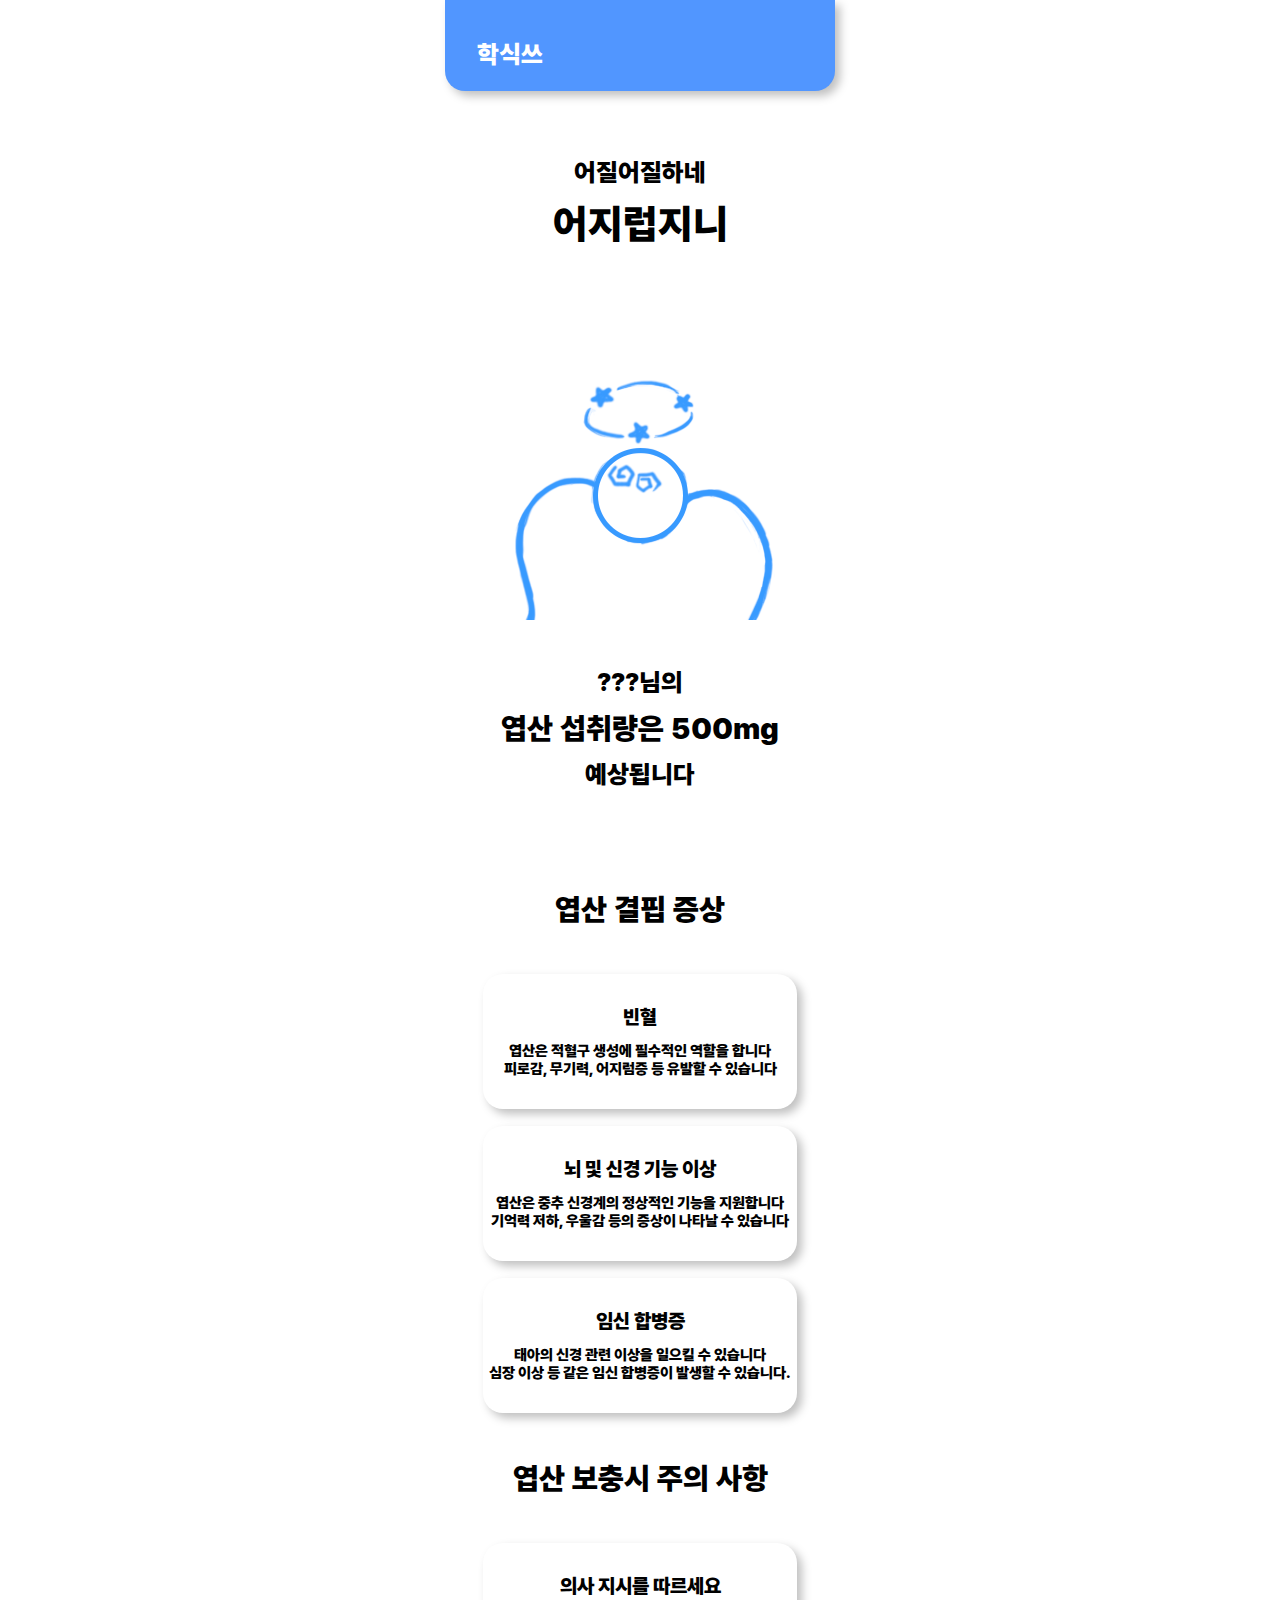
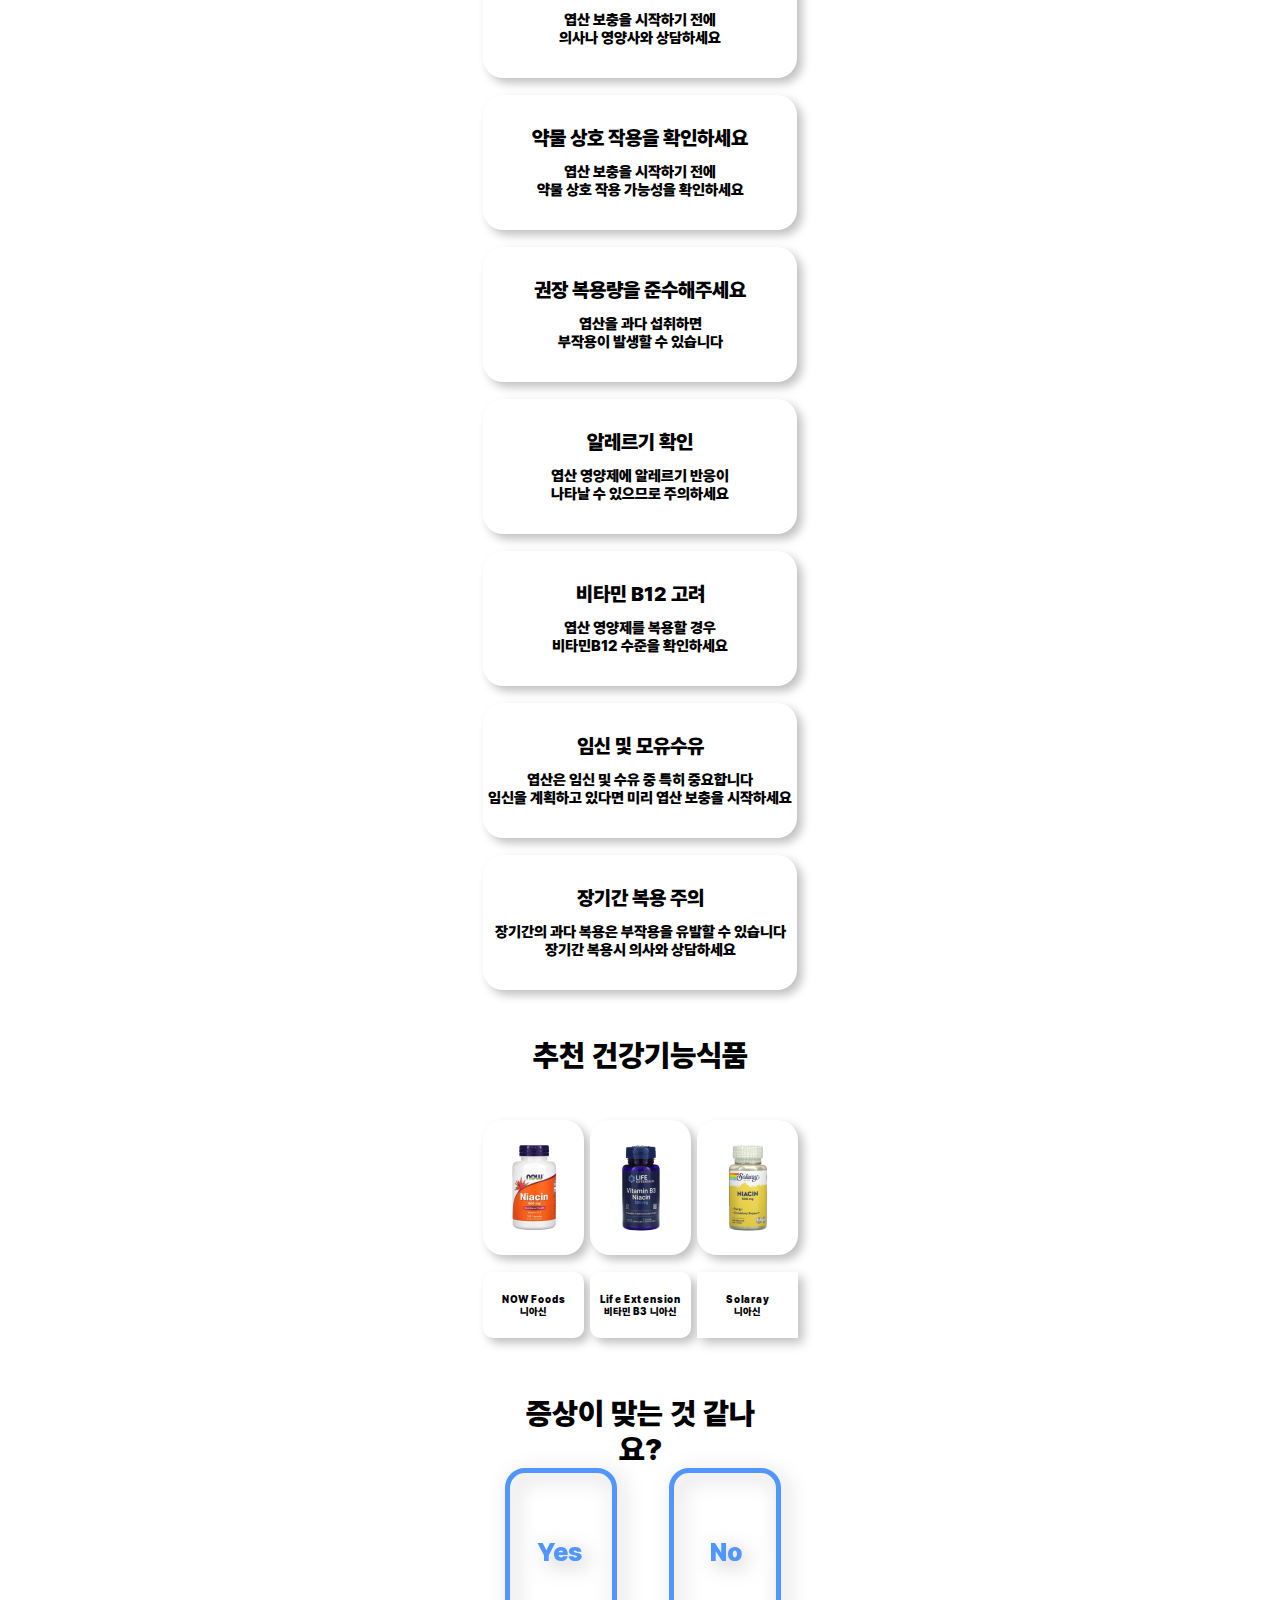
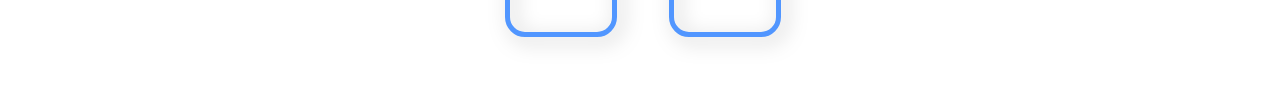
<file: result/folate/folate.html>
<!DOCTYPE html>
<html lang="en">

<head>
    <meta charset="UTF-8">
    <meta name="viewport" content="width=device-width, initial-scale=1.0">
    <title>결과화면</title>
    <link href="./style.css" rel="stylesheet" type="text/css">
    <script>
        // function goToNextPage() {
        //     var nicknameField = document.querySelector('.weight_container');
        //     if (nicknameField.value === '' || nicknameField.value === nicknameField.getAttribute('placeholder')) {
        //         alert('성별을 선택해주세요.');
        //     } else {
        //         // 여기에 다음 페이지로 이동하는 로직을 추가할 수 있습니다.
        //         // 예를 들어 window.location.href = "다음 페이지 URL";
        //     }
        // }
    </script>
</head>

<body>
    <div class="background">
        <div class="window">
            <div class="toparea">
                <div class="topblock"></div>
                <p class="titletext">학식쓰</p>
            </div>
            <p class="q_text1"><br>어질어질하네</p>
            <p class="q_text2">어지럽지니</p>
            <img src="../../img/folate.png" alt="사진티콘" class="zero_power_image">
            <P class="user">???님의</p>
            <h2 class="how_much">엽산 섭취량은 500mg</h2>
            <h3 class="expect">예상됩니다</h3>
            <div class="symptom_container">
                <h4 class="symptom">엽산 결핍 증상</h4>
                <div class="content_container">
                    <h4 class="content_title">빈혈</h4>
                    <h5 class="content_text">엽산은 적혈구 생성에 필수적인 역할을 합니다<br>피로감, 무기력, 어지럼증 등 유발할 수 있습니다</h5>
                </div>
                <div class="content_container" style="top: 1126px">
                    <h4 class="content_title">뇌 및 신경 기능 이상</h4>
                    <h5 class="content_text">엽산은 중추 신경계의 정상적인 기능을 지원합니다<br>기억력 저하, 우울감 등의 증상이 나타날 수 있습니다</h5>
                </div>
                <div class="content_container" style="top: 1278px">
                    <h4 class="content_title">임신 합병증</h4>
                    <h5 class="content_text">태아의 신경 관련 이상을 일으킬 수 있습니다<br>심장 이상 등 같은 임신 합병증이 발생할 수 있습니다.</h5>
                </div>
            </div>

            <div class="caution_container">
                <h4 class="caution">엽산 보충시 주의 사항</h4>
                <div class="content_container" style="top: 1543px">
                    <h4 class="content_title">의사 지시를 따르세요</h4>
                    <h5 class="content_text">엽산 보충을 시작하기 전에<br>의사나 영양사와 상담하세요</h5>
                </div>
                <div class="content_container" style="top: 1695px">
                    <h4 class="content_title">약물 상호 작용을 확인하세요</h4>
                    <h5 class="content_text">엽산 보충을 시작하기 전에<br>약물 상호 작용 가능성을 확인하세요</h5>
                </div>
                <div class="content_container" style="top: 1847px">
                    <h4 class="content_title">권장 복용량을 준수해주세요</h4>
                    <h5 class="content_text">엽산을 과다 섭취하면<br>부작용이 발생할 수 있습니다</h5>
                </div>
                <div class="content_container" style="top: 1999px">
                    <h4 class="content_title">알레르기 확인</h4>
                    <h5 class="content_text">엽산 영양제에 알레르기 반응이<br>나타날 수 있으므로 주의하세요</h5>
                </div>
                <div class="content_container" style="top: 2151px">
                    <h4 class="content_title">비타민 B12 고려</h4>
                    <h5 class="content_text">엽산 영양제를 복용할 경우<br>비타민B12 수준을 확인하세요</h5>
                </div>
                <div class="content_container" style="top: 2303px">
                    <h4 class="content_title">임신 및 모유수유</h4>
                    <h5 class="content_text">엽산은 임신 및 수유 중 특히 중요합니다<br>임신을 계획하고 있다면 미리 엽산 보충을 시작하세요</h5>
                </div>
                <div class="content_container" style="top: 2455px">
                    <h4 class="content_title">장기간 복용 주의</h4>
                    <h5 class="content_text">장기간의 과다 복용은 부작용을 유발할 수 있습니다<br>장기간 복용시 의사와 상담하세요</h5>
                </div>
            </div>

            <div class="recommend_container">
                <h4 class="recommend">추천 건강기능식품</h4>
                <img src="../../img/folate_recommend1.png" alt="추천상품1" class="F_recommend1">
                <img src="../../img/folate_recommend2.png" alt="추천상품2" class="F_recommend2">
                <img src="../../img/folate_recommend3.png" alt="추천상품3" class="F_recommend3">
            </div>


            <div class="recommend_name">
                <div class="recommend1_name_container">
                    <h3 class="recommend1_name">NOW Foods<br>니아신</h3>
                </div>
                <div class="recommend2_name_container">
                    <h3 class="recommend2_name">Life Extension<br>비타민 B3 니아신</h3>
                </div>
                <div class="recommend3_name_container">
                    <h3 class="recommend3_name">Solaray<br>니아신</h3>
                </div>
            </div>

            <div class="yes_or_no">
                <h4 class="T_F">증상이 맞는 것 같나요?</h4>
                <div class="yes_button" onclick="location.href = '../../index.html';">
                    <p class="yes">Yes</p>
                </div>
                <div class="no_button" onclick="location.href = '../../index.html';">
                    <p class="no">No</p>
                </div>
            </div>

        </div>
    </div>
    </div>
</body>

</html>
</file>
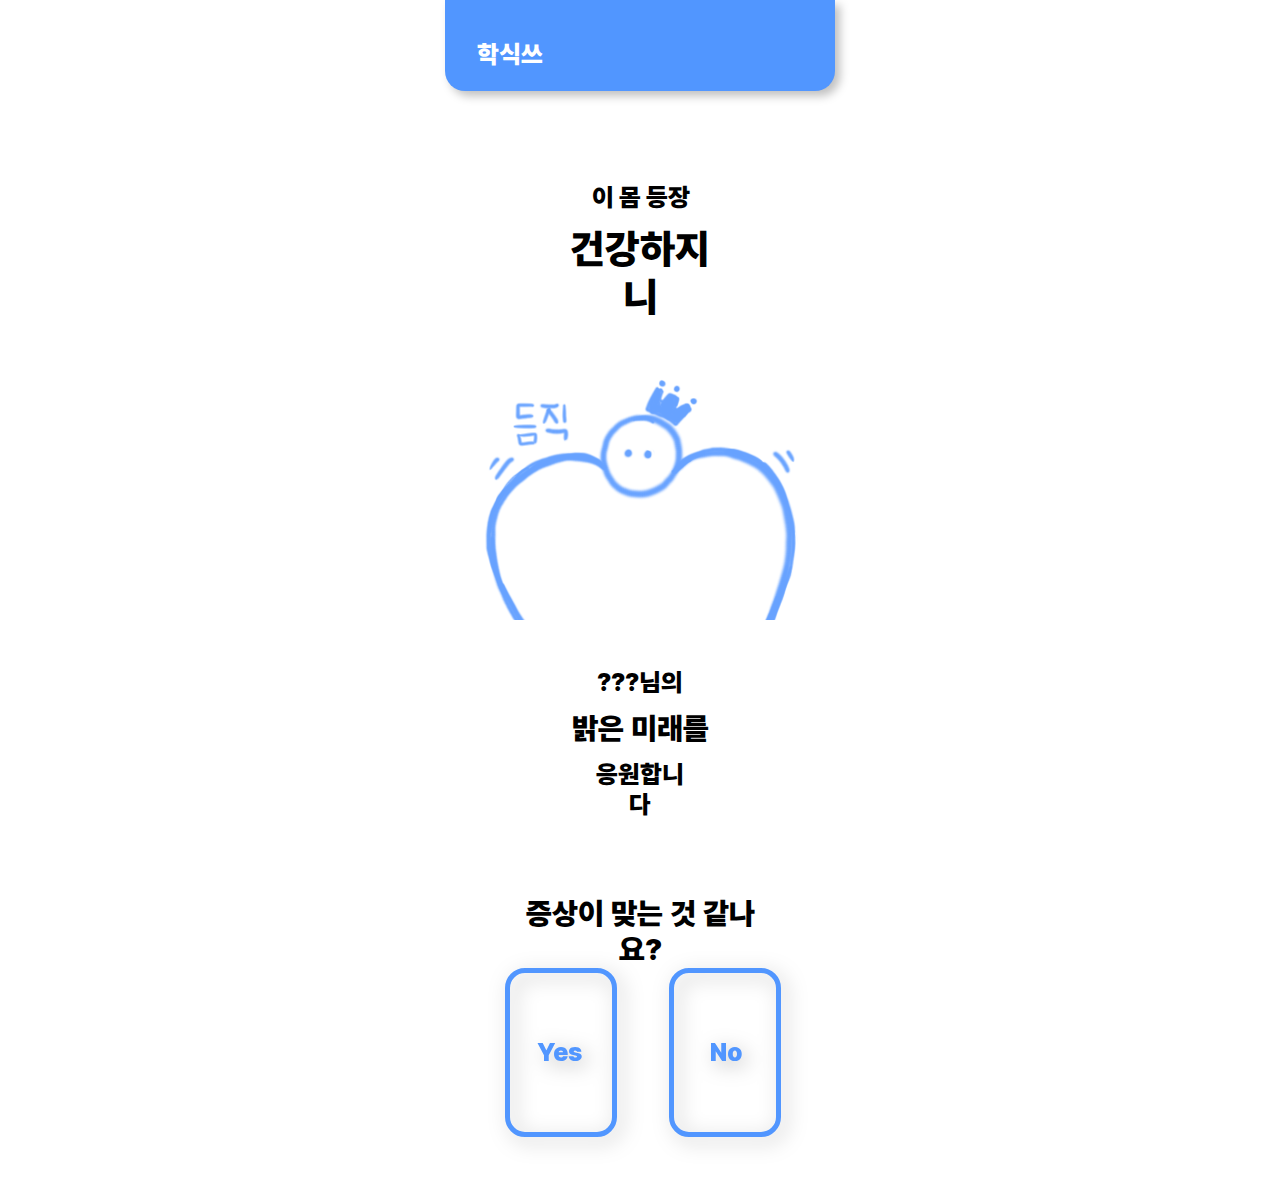
<file: result/healthy/healthy.html>
<!DOCTYPE html>
<html lang="en">

<head>
    <meta charset="UTF-8">
    <meta name="viewport" content="width=device-width, initial-scale=1.0">
    <title>결과화면</title>
    <link href="style.css" rel="stylesheet" type="text/css">
    <script>
        // function goToNextPage() {
        //     var nicknameField = document.querySelector('.weight_container');
        //     if (nicknameField.value === '' || nicknameField.value === nicknameField.getAttribute('placeholder')) {
        //         alert('성별을 선택해주세요.');
        //     } else {
        //         // 여기에 다음 페이지로 이동하는 로직을 추가할 수 있습니다.
        //         // 예를 들어 window.location.href = "다음 페이지 URL";
        //     }
        // }
    </script>
</head>

<body>
    <div class="background">
        <div class="window">
            <div class="toparea">
                <p class="titletext">학식쓰</p>
            </div>
            <p class="q_text1"><br>이 몸 등장</p>
            <p class="q_text2">건강하지니</p>
            <img src="../../img/healthy.png" alt="사진티콘" class="zero_power_image">
            <p class="user">???님의</p>
            <h2 class="how_much">밝은 미래를</h2>
            <h3 class="expect">응원합니다</h3>

            <div class="yes_or_no">
                <h4 class="T_F">증상이 맞는 것 같나요?</h4>
                <div class="yes_button" onclick="location.href = '../../index.html';">
                    <p class="yes">Yes</p>
                </div>
                <div class="no_button" onclick="location.href = '../../index.html';">
                    <p class="no">No</p>
                </div>
            </div>

        </div>
    </div>
    </div>
</body>

</html>
</file>
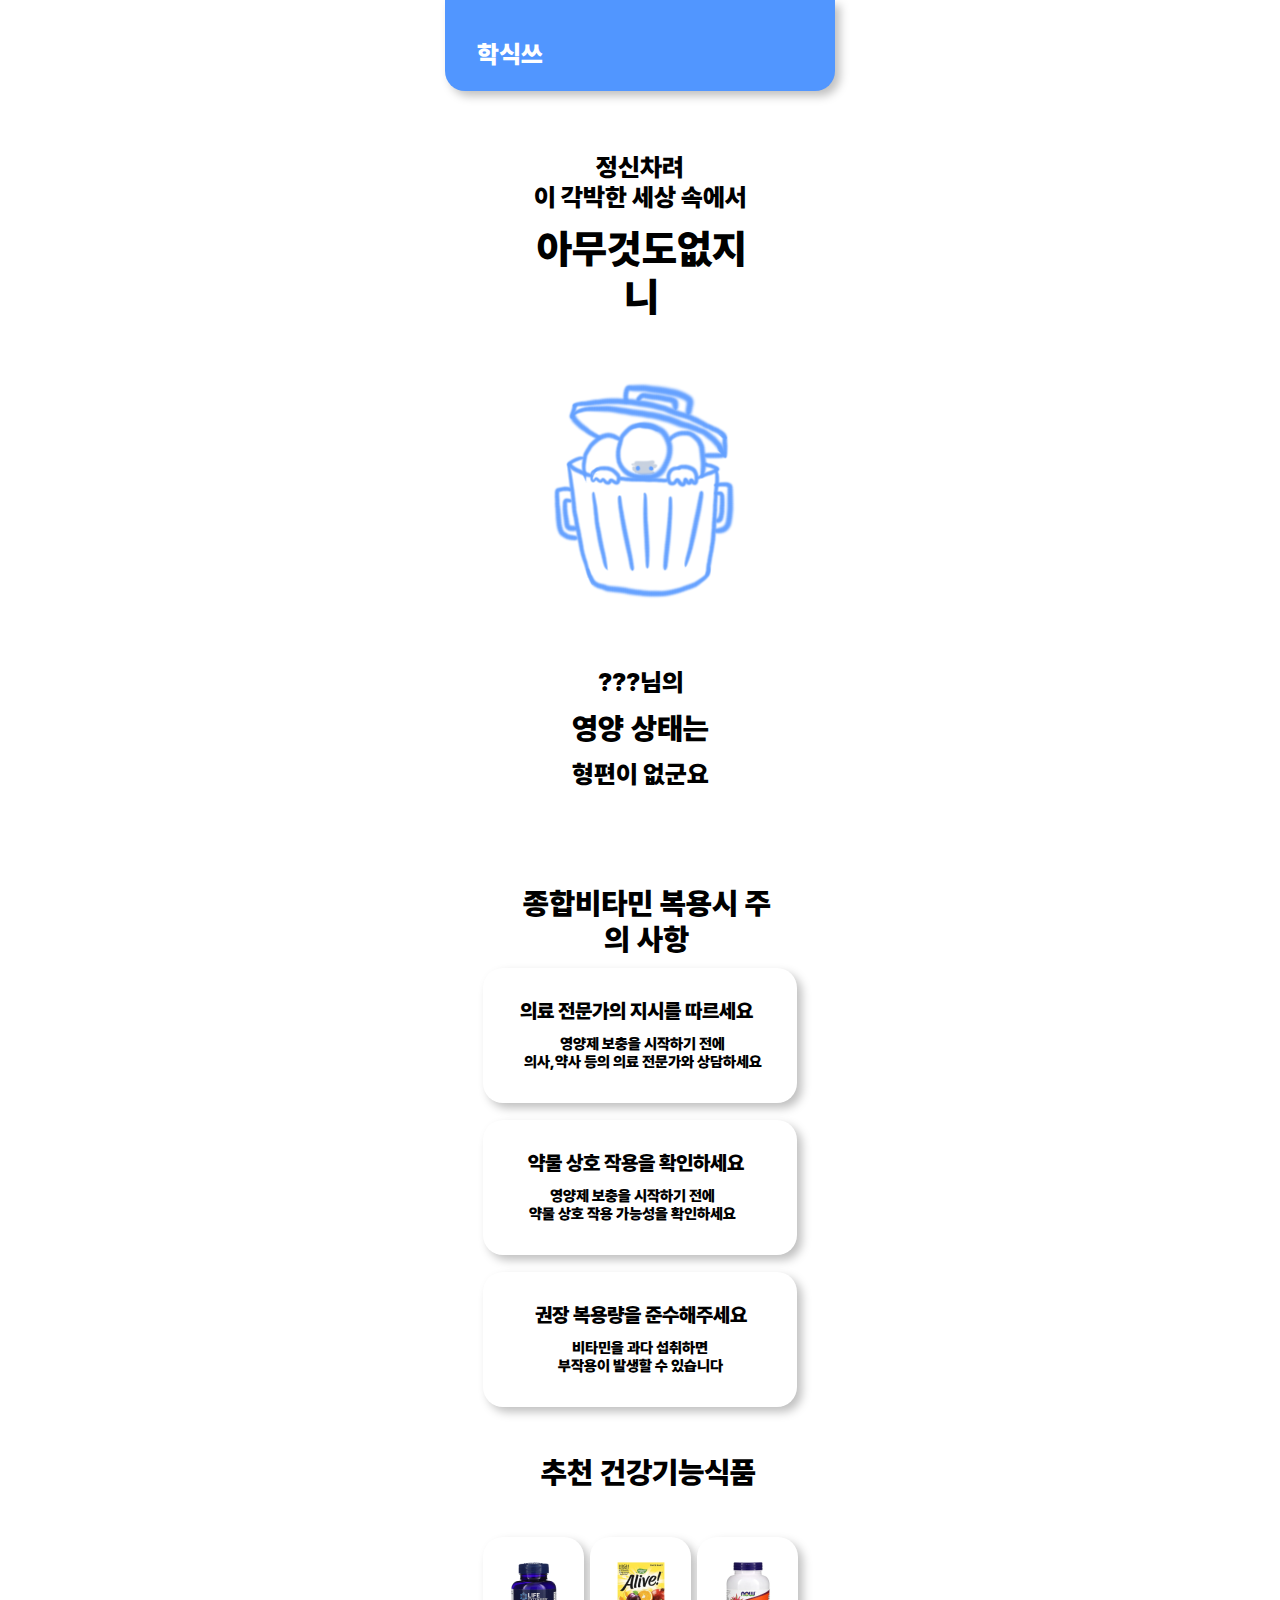
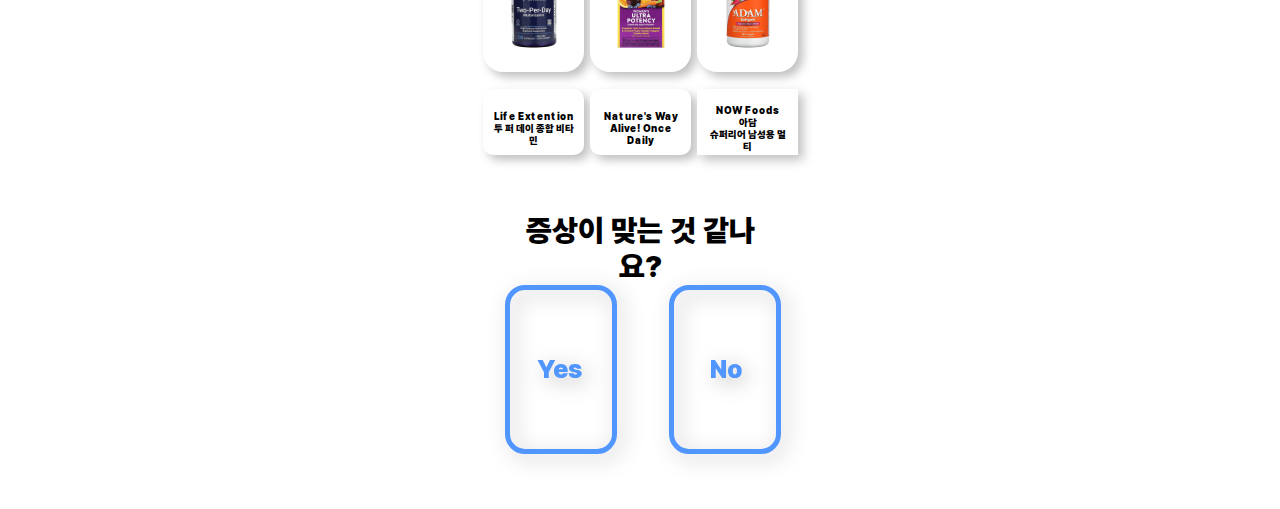
<file: result/nothing/nothing.html>
<!DOCTYPE html>
<html lang="en">

<head>
    <meta charset="UTF-8">
    <meta name="viewport" content="width=device-width, initial-scale=1.0">
    <title>결과화면</title>
    <link href="style.css" rel="stylesheet" type="text/css">
    <script>
        // function goToNextPage() {
        //     var nicknameField = document.querySelector('.weight_container');
        //     if (nicknameField.value === '' || nicknameField.value === nicknameField.getAttribute('placeholder')) {
        //         alert('성별을 선택해주세요.');
        //     } else {
        //         // 여기에 다음 페이지로 이동하는 로직을 추가할 수 있습니다.
        //         // 예를 들어 window.location.href = "다음 페이지 URL";
        //     }
        // }
    </script>
</head>

<body>
    <div class="background">
        <div class="window">
            <div class="toparea">
                <div class="topblock"></div>
                <p class="titletext">학식쓰</p>
            </div>
            <p class="q_text1">정신차려<br>이 각박한 세상 속에서</p>
            <p class="q_text2">아무것도없지니</p>
            <img src="../../img/nothing.png" alt="사진티콘" class="zero_power_image">
            <p class="user">???님의</p>
            <h2 class="how_much">영양 상태는</h2>
            <h3 class="expect">형편이 없군요</h3>
            <div class="caution_container">
                <h4 class="caution">종합비타민 복용시 주의 사항</h4>
                <div class="with_doctor_container">
                    <h4 class="with_doctor">의료 전문가의 지시를 따르세요</h4>
                    <h5 class="with_doctor_about">영양제 보충을 시작하기 전에<br>의사,약사 등의 의료 전문가와 상담하세요</h5>
                </div>
                <div class="interaction_container">
                    <h4 class="interaction">약물 상호 작용을 확인하세요</h4>
                    <h5 class="interaction_about">영양제 보충을 시작하기 전에<br>약물 상호 작용 가능성을 확인하세요</h5>
                </div>
                <div class="eat_safety_container">
                    <h4 class="eat_safety">권장 복용량을 준수해주세요</h4>
                    <h5 class="eat_safety_about">비타민을 과다 섭취하면<br>부작용이 발생할 수 있습니다</h5>
                </div>
            </div>

            <div class="recommend_container">
                <h4 class="recommend">추천 건강기능식품</h4>
                <img src="../../img/vitamin_recommend1.png" alt="추천상품1" class="v_recommend1">
                <img src="../../img/vitamin_recommend2.png" alt="추천상품2" class="v_recommend2">
                <img src="../../img/vitamin_recommend3.png" alt="추천상품3" class="v_recommend3">
            </div>


            <div class="recommend_name">
                <div class="recommend1_name_container">
                    <h3 class="recommend1_name">Life Extention<br>투 퍼 데이 종합 비타민</h3>
                </div>
                <div class="recommend2_name_container">
                    <h3 class="recommend2_name">Nature's Way<br>Alive! Once Daily</h3>
                </div>
                <div class="recommend3_name_container">
                    <h3 class="recommend3_name">NOW Foods<br>아담<br>슈퍼리어 남성용 멀티</h3>
                </div>
            </div>

            <div class="yes_or_no">
                <h4 class="T_F">증상이 맞는 것 같나요?</h4>
                <div class="yes_button" onclick="location.href = '../../index.html';">
                    <p class="yes">Yes</p>
                </div>
                <div class="no_button" onclick="location.href = '../../index.html';">
                    <p class="no">No</p>
                </div>
            </div>

        </div>
    </div>
    </div>
</body>

</html>
</file>
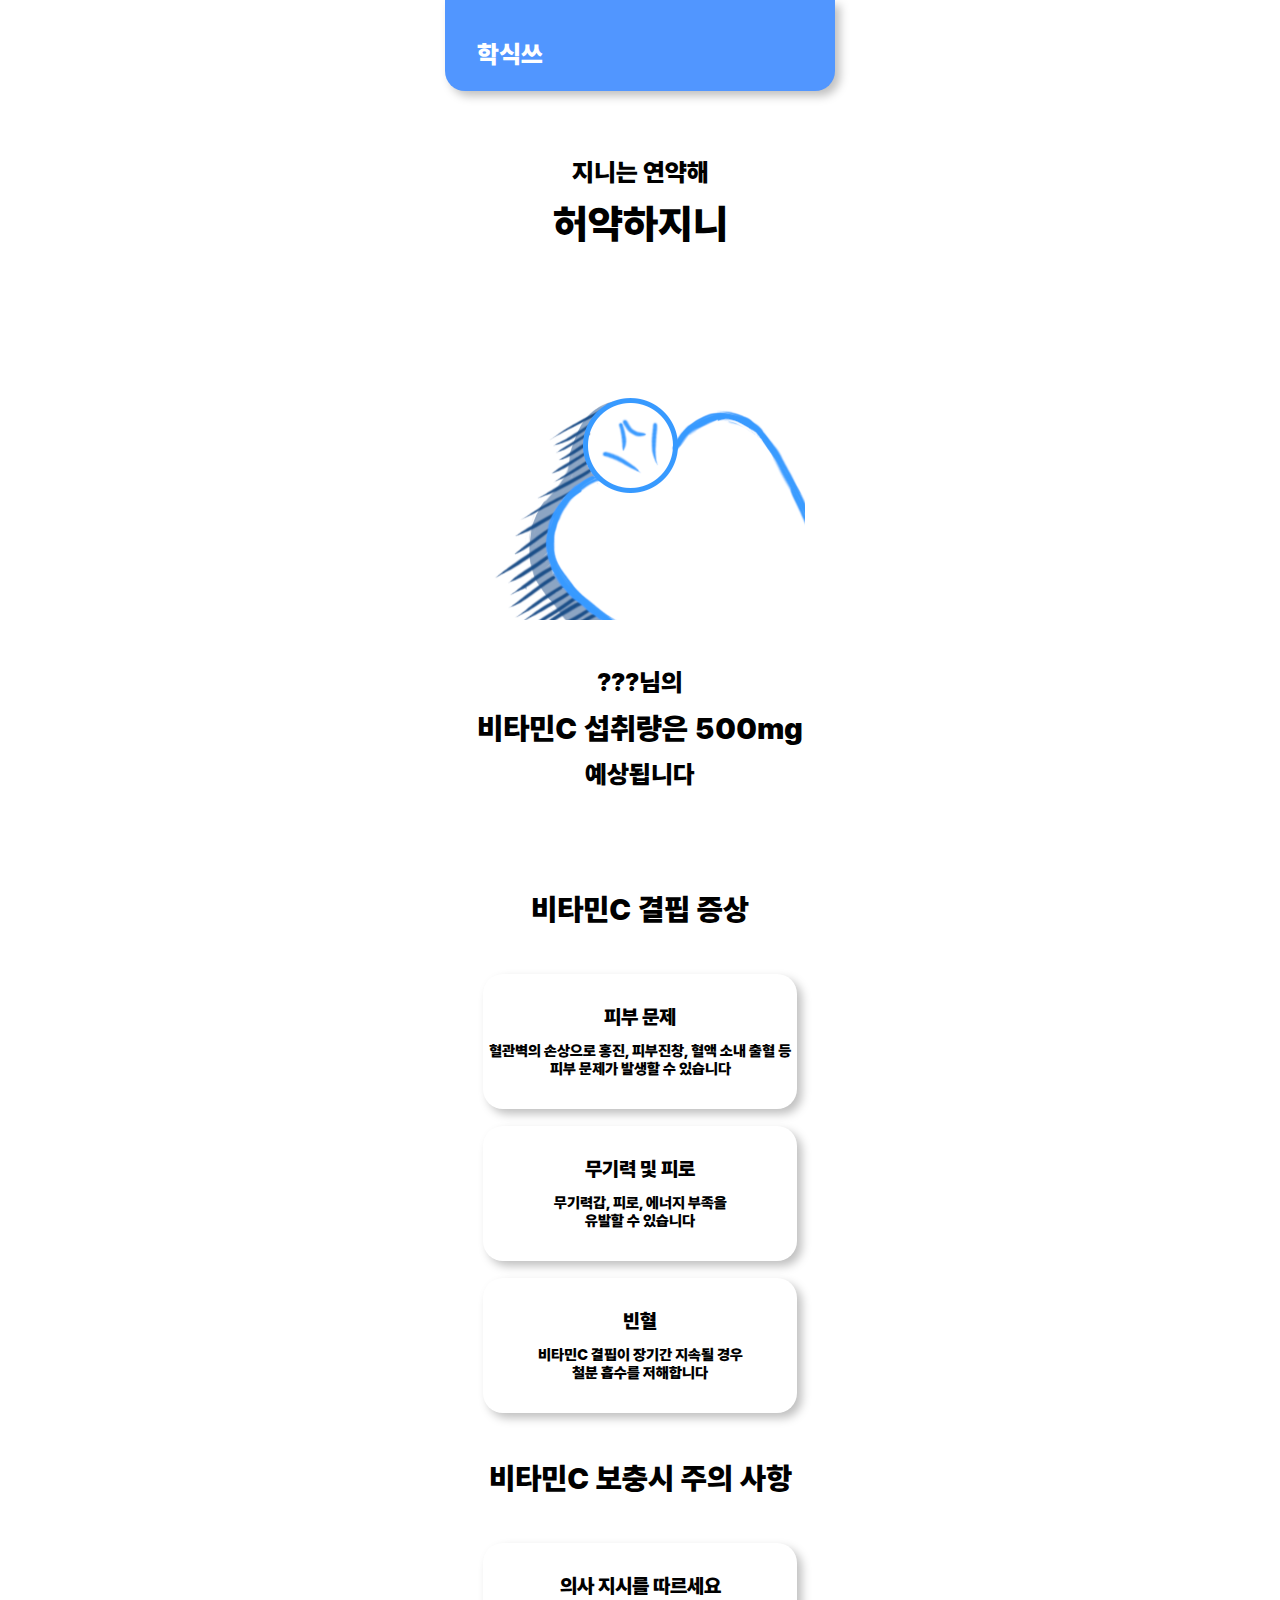
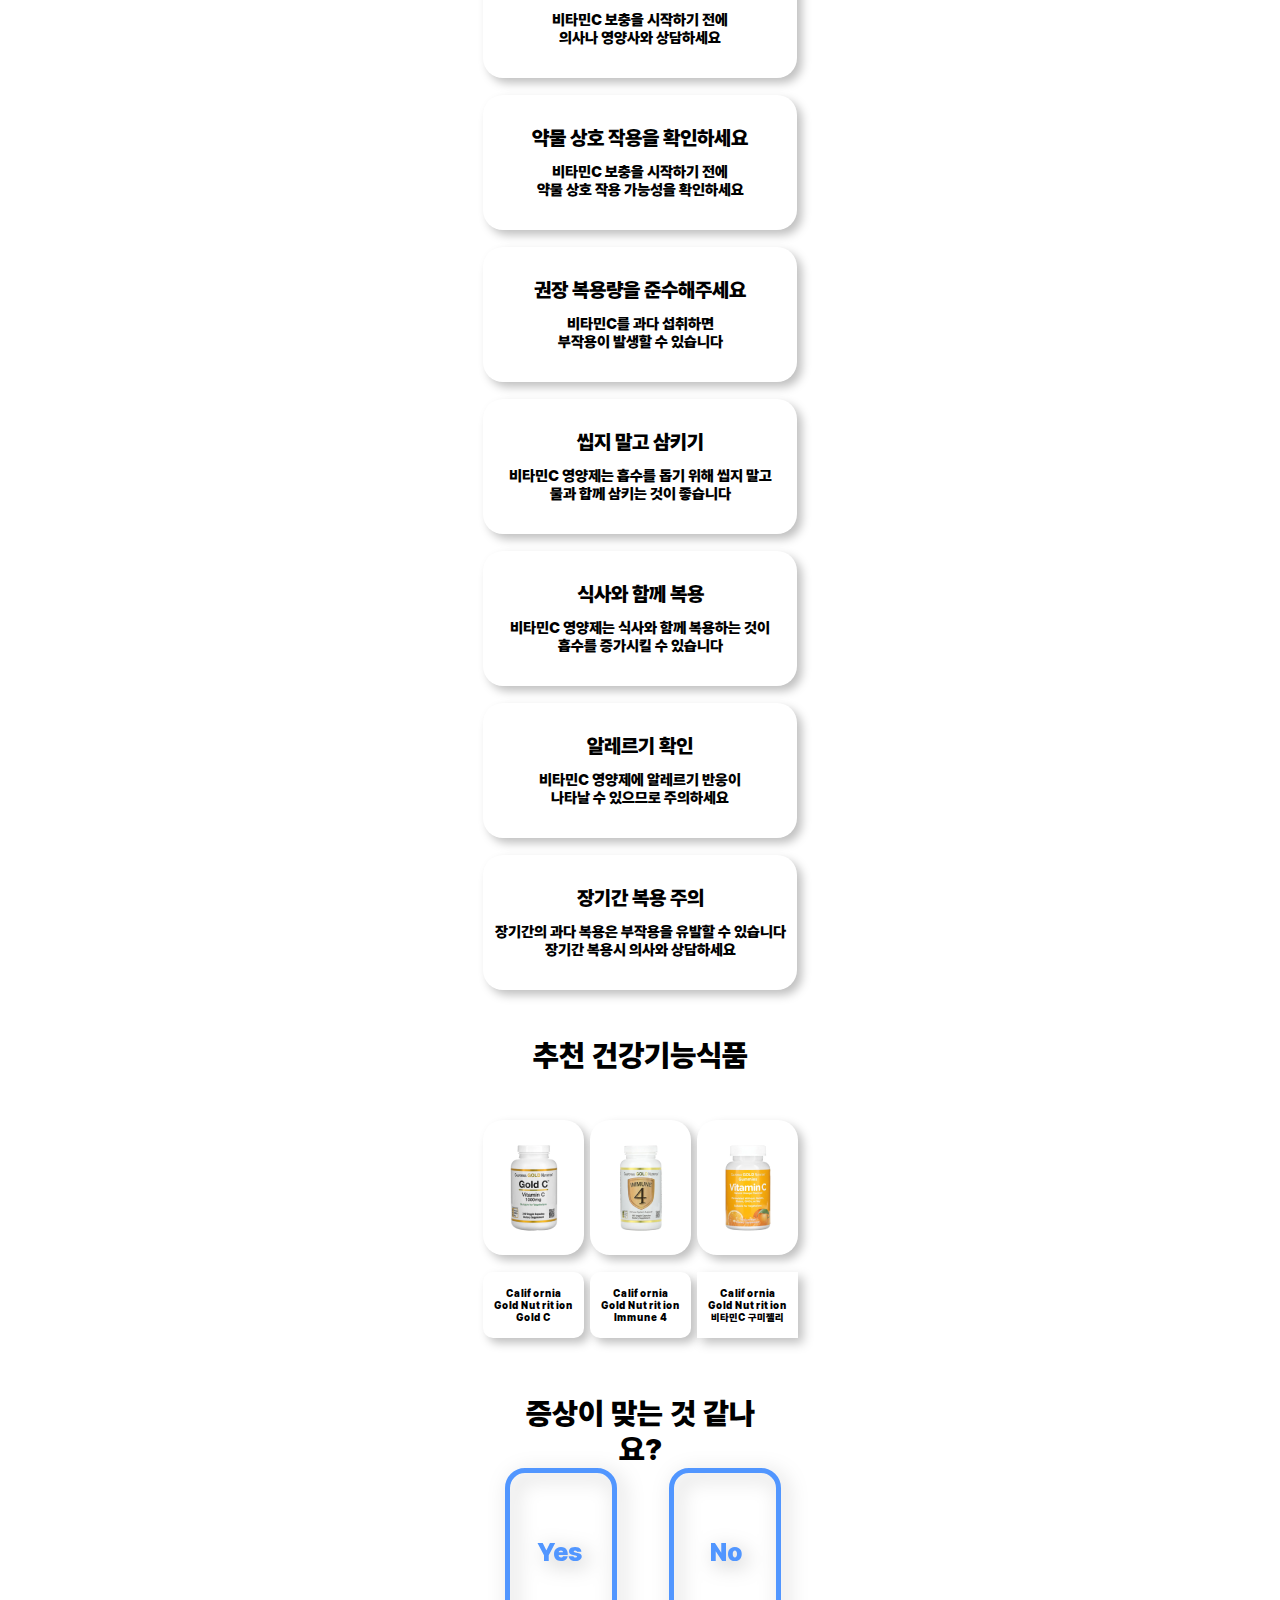
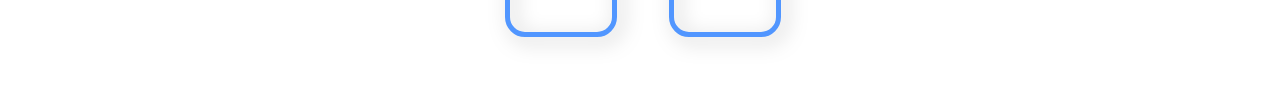
<file: result/vitaminC/vitaminC.html>
<!DOCTYPE html>
<html lang="en">

<head>
    <meta charset="UTF-8">
    <meta name="viewport" content="width=device-width, initial-scale=1.0">
    <title>결과화면</title>
    <link href="./style.css" rel="stylesheet" type="text/css">
    <script>
        // function goToNextPage() {
        //     var nicknameField = document.querySelector('.weight_container');
        //     if (nicknameField.value === '' || nicknameField.value === nicknameField.getAttribute('placeholder')) {
        //         alert('성별을 선택해주세요.');
        //     } else {
        //         // 여기에 다음 페이지로 이동하는 로직을 추가할 수 있습니다.
        //         // 예를 들어 window.location.href = "다음 페이지 URL";
        //     }
        // }
    </script>
</head>

<body>
    <div class="background">
        <div class="window">
            <div class="toparea">
                <div class="topblock"></div>
                <p class="titletext">학식쓰</p>
            </div>
            <p class="q_text1"><br>지니는 연약해</p>
            <p class="q_text2">허약하지니</p>
            <img src="../../img/vitaminC.png" alt="사진티콘" class="zero_power_image">
            <P class="user">???님의</p>
            <h2 class="how_much">비타민C 섭취량은 500mg</h2>
            <h3 class="expect">예상됩니다</h3>
            <div class="symptom_container">
                <h4 class="symptom">비타민C 결핍 증상</h4>
                <div class="content_container">
                    <h4 class="content_title">피부 문제</h4>
                    <h5 class="content_text">혈관벽의 손상으로 홍진, 피부진창, 혈액 소내 출혈 등<br>피부 문제가 발생할 수 있습니다</h5>
                </div>
                <div class="content_container" style="top: 1126px">
                    <h4 class="content_title">무기력 및 피로</h4>
                    <h5 class="content_text">무기력갑, 피로, 에너지 부족을<br>유발할 수 있습니다</h5>
                </div>
                <div class="content_container" style="top: 1278px">
                    <h4 class="content_title">빈혈</h4>
                    <h5 class="content_text">비타민C 결핍이 장기간 지속될 경우<br>철분 흡수를 저해합니다</h5>
                </div>
            </div>

            <div class="caution_container">
                <h4 class="caution">비타민C 보충시 주의 사항</h4>
                <div class="content_container" style="top: 1543px">
                    <h4 class="content_title">의사 지시를 따르세요</h4>
                    <h5 class="content_text">비타민C 보충을 시작하기 전에<br>의사나 영양사와 상담하세요</h5>
                </div>
                <div class="content_container" style="top: 1695px">
                    <h4 class="content_title">약물 상호 작용을 확인하세요</h4>
                    <h5 class="content_text">비타민C 보충을 시작하기 전에<br>약물 상호 작용 가능성을 확인하세요</h5>
                </div>
                <div class="content_container" style="top: 1847px">
                    <h4 class="content_title">권장 복용량을 준수해주세요</h4>
                    <h5 class="content_text">비타민C를 과다 섭취하면<br>부작용이 발생할 수 있습니다</h5>
                </div>
                <div class="content_container" style="top: 1999px">
                    <h4 class="content_title">씹지 말고 삼키기</h4>
                    <h5 class="content_text">비타민C 영양제는 흡수를 돕기 위해 씹지 말고<br>물과 합께 삼키는 것이 좋습니다</h5>
                </div>
                <div class="content_container" style="top: 2151px">
                    <h4 class="content_title">식사와 함께 복용</h4>
                    <h5 class="content_text">비타민C 영양제는 식사와 함께 복용하는 것이<br>흡수를 증가시킬 수 있습니다</h5>
                </div>
                <div class="content_container" style="top: 2303px">
                    <h4 class="content_title">알레르기 확인</h4>
                    <h5 class="content_text">비타민C 영양제에 알레르기 반응이<br>나타날 수 있으므로 주의하세요</h5>
                </div>
                <div class="content_container" style="top: 2455px">
                    <h4 class="content_title">장기간 복용 주의</h4>
                    <h5 class="content_text">장기간의 과다 복용은 부작용을 유발할 수 있습니다<br>장기간 복용시 의사와 상담하세요</h5>
                </div>
            </div>

            <div class="recommend_container">
                <h4 class="recommend">추천 건강기능식품</h4>
                <img src="../../img/vitaminC_recommend1.png" alt="추천상품1" class="VC_recommend1">
                <img src="../../img/vitaminC_recommend2.png" alt="추천상품2" class="VC_recommend2">
                <img src="../../img/vitaminC_recommend3.png" alt="추천상품3" class="VC_recommend3">
            </div>


            <div class="recommend_name">
                <div class="recommend1_name_container">
                    <h3 class="recommend1_name">California<br>Gold Nutrition<br>Gold C</h3>
                </div>
                <div class="recommend2_name_container">
                    <h3 class="recommend2_name">California<br>Gold Nutrition<br>Immune 4</h3>
                </div>
                <div class="recommend3_name_container">
                    <h3 class="recommend3_name">California<br>Gold Nutrition<br>비타민C 구미젤리</h3>
                </div>
            </div>

            <div class="yes_or_no">
                <h4 class="T_F">증상이 맞는 것 같나요?</h4>
                <div class="yes_button" onclick="location.href = '../../index.html';">
                    <p class="yes">Yes</p>
                </div>
                <div class="no_button" onclick="location.href = '../../index.html';">
                    <p class="no">No</p>
                </div>
            </div>

        </div>
    </div>
    </div>
</body>

</html>
</file>
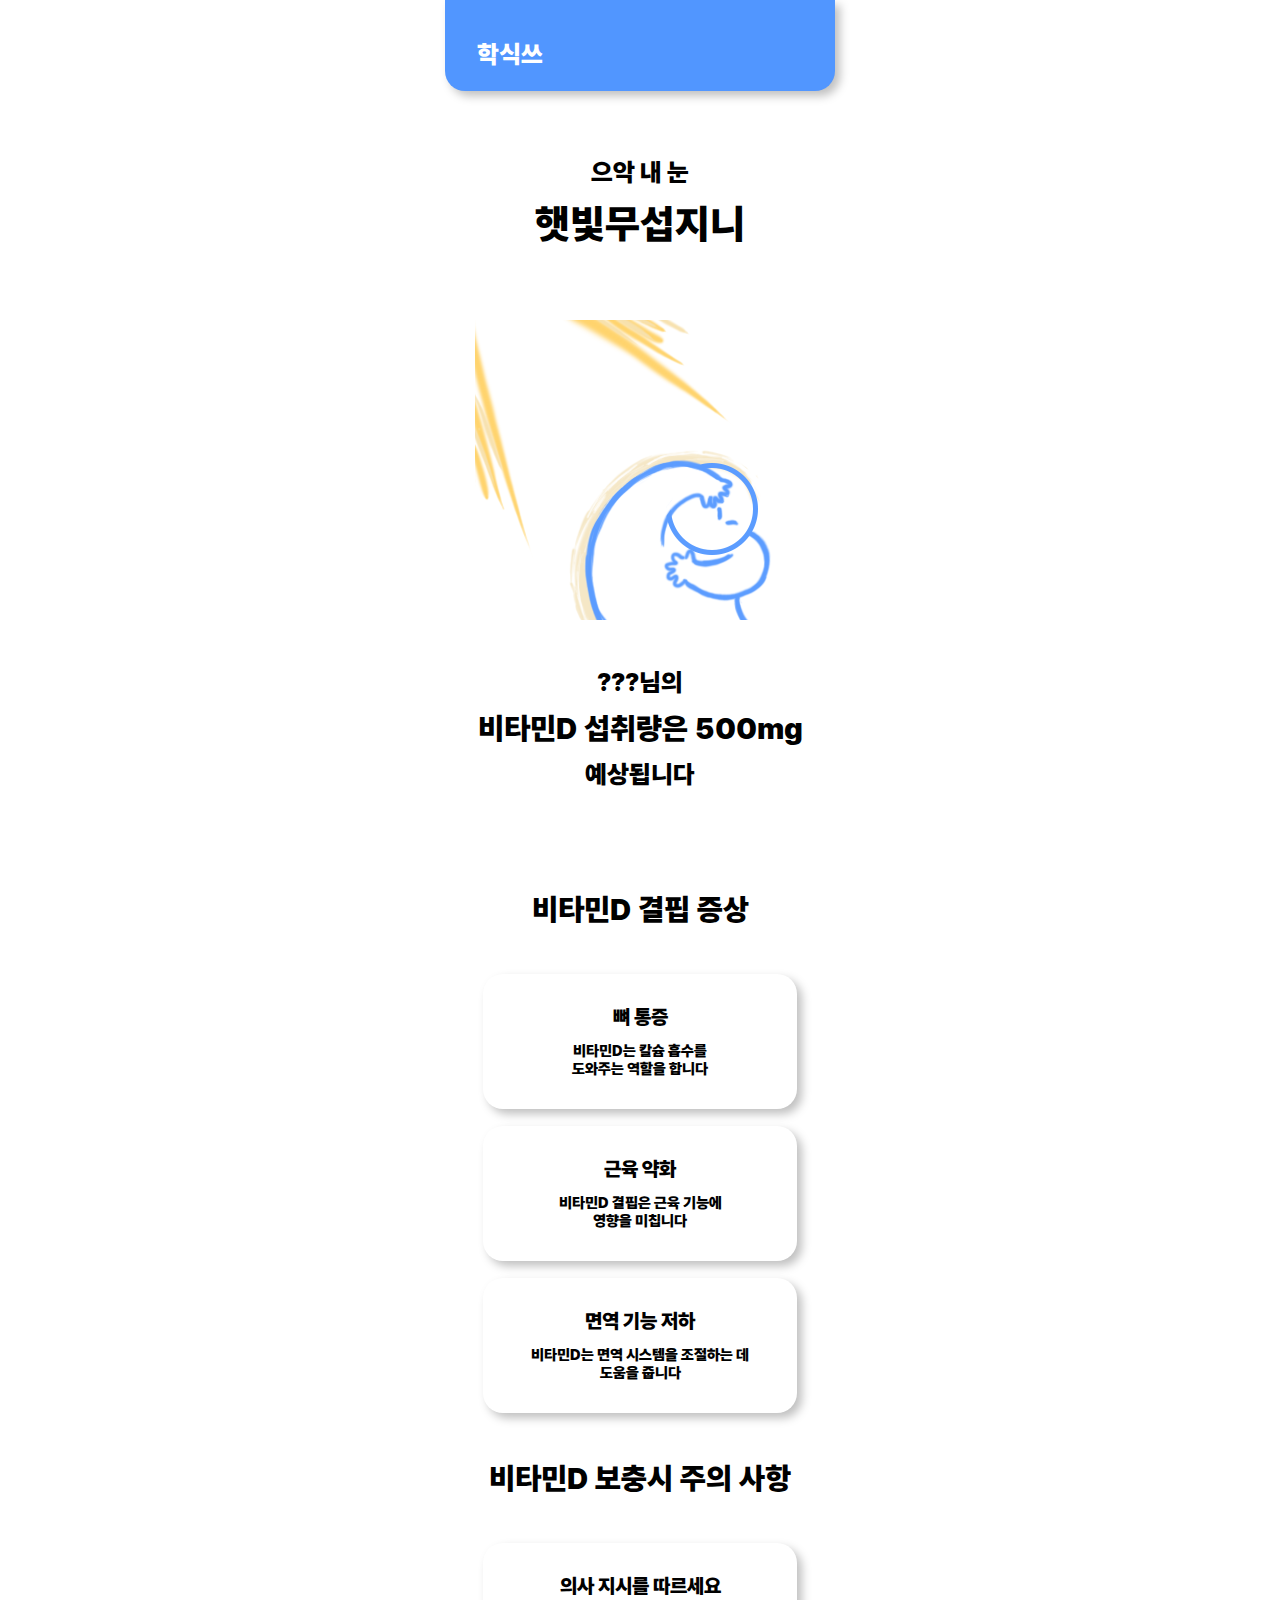
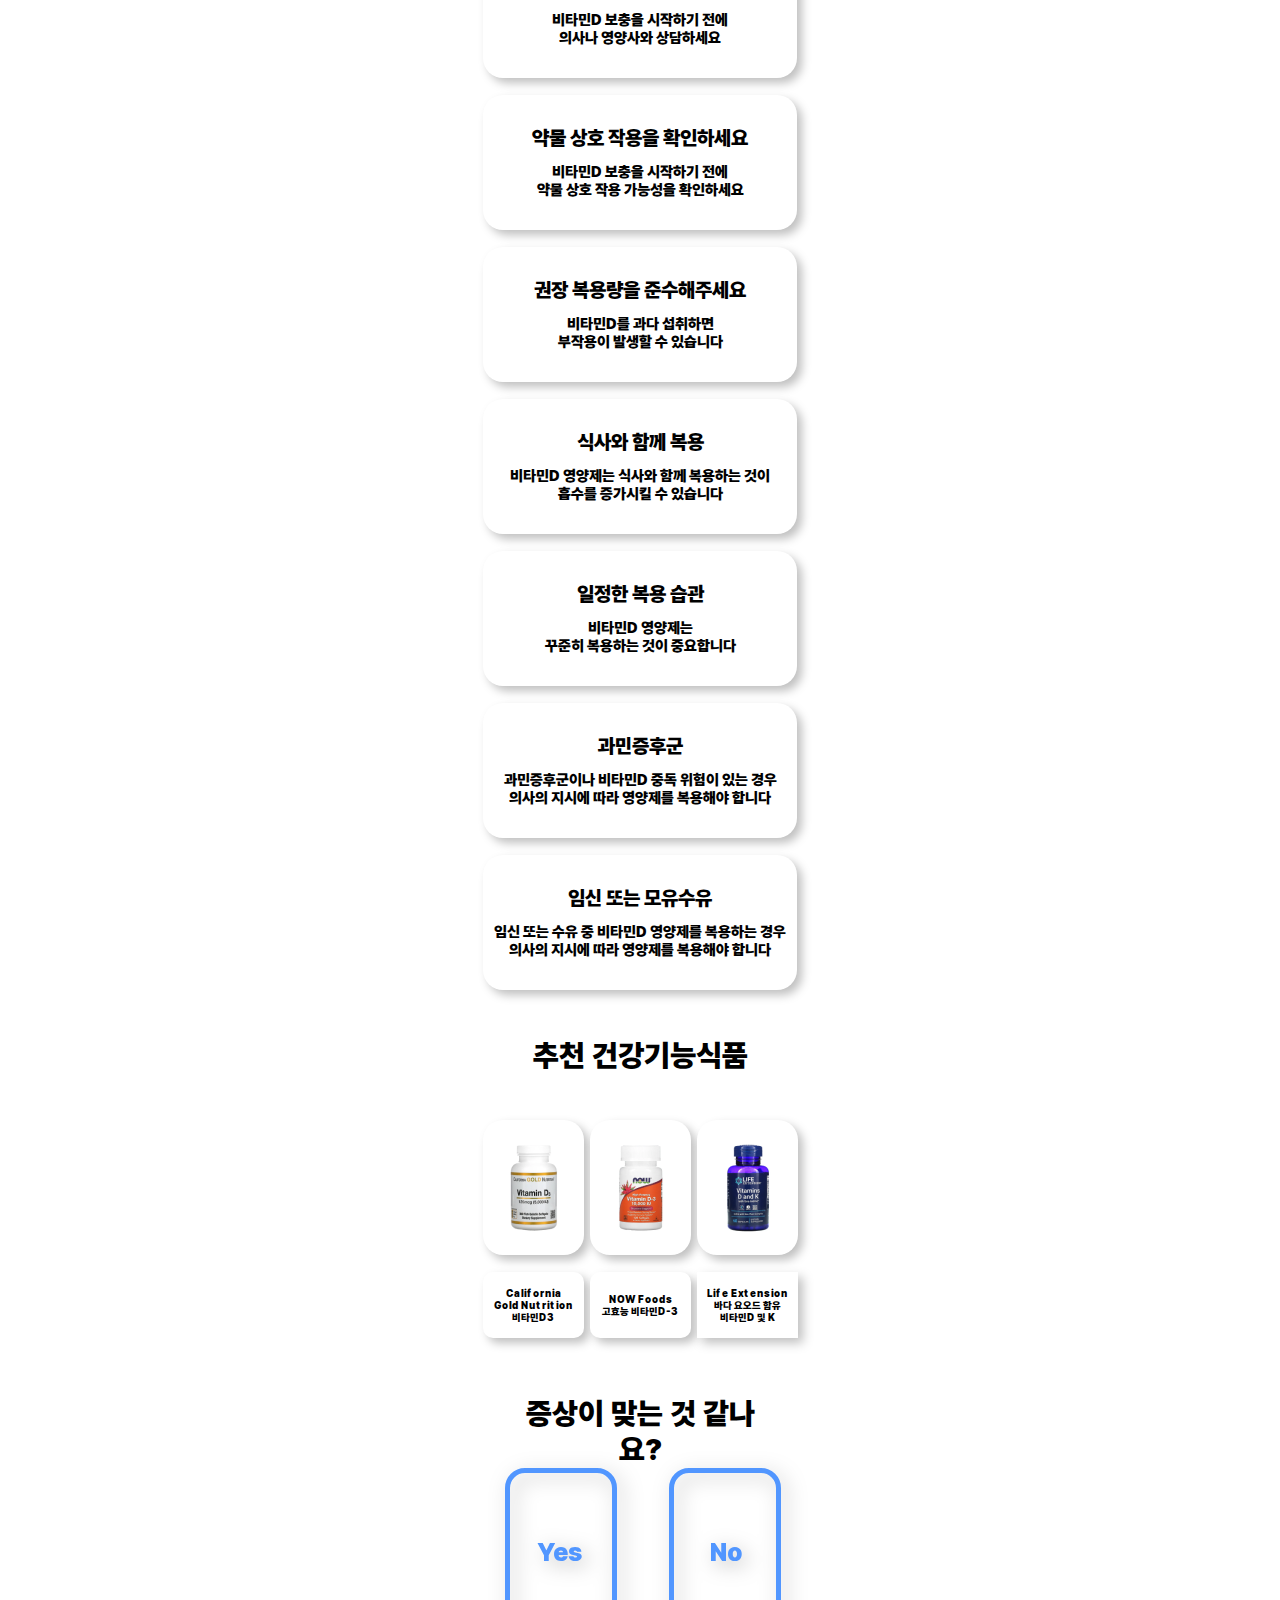
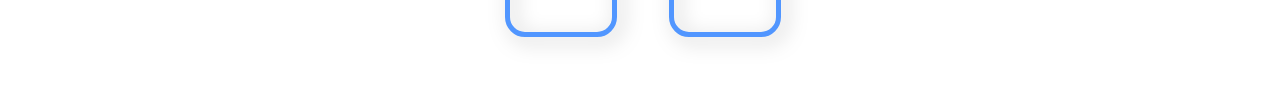
<file: result/vitaminD/vitaminD.html>
<!DOCTYPE html>
<html lang="en">

<head>
    <meta charset="UTF-8">
    <meta name="viewport" content="width=device-width, initial-scale=1.0">
    <title>결과화면</title>
    <link href="./style.css" rel="stylesheet" type="text/css">
    <script>
        // function goToNextPage() {
        //     var nicknameField = document.querySelector('.weight_container');
        //     if (nicknameField.value === '' || nicknameField.value === nicknameField.getAttribute('placeholder')) {
        //         alert('성별을 선택해주세요.');
        //     } else {
        //         // 여기에 다음 페이지로 이동하는 로직을 추가할 수 있습니다.
        //         // 예를 들어 window.location.href = "다음 페이지 URL";
        //     }
        // }
    </script>
</head>

<body>
    <div class="background">
        <div class="window">
            <div class="toparea">
                <div class="topblock"></div>
                <p class="titletext">학식쓰</p>
            </div>
            <p class="q_text1"><br>으악 내 눈</p>
            <p class="q_text2">햇빛무섭지니</p>
            <img src="../../img/vitaminD.png" alt="사진티콘" class="zero_power_image">
            <P class="user">???님의</p>
            <h2 class="how_much">비타민D 섭취량은 500mg</h2>
            <h3 class="expect">예상됩니다</h3>
            <div class="symptom_container">
                <h4 class="symptom">비타민D 결핍 증상</h4>
                <div class="content_container">
                    <h4 class="content_title">뼈 통증</h4>
                    <h5 class="content_text">비타민D는 칼슘 흡수를<br>도와주는 역할을 합니다</h5>
                </div>
                <div class="content_container" style="top: 1126px">
                    <h4 class="content_title">근육 약화</h4>
                    <h5 class="content_text">비타민D 결핍은 근육 기능에<br>영향을 미칩니다</h5>
                </div>
                <div class="content_container" style="top: 1278px">
                    <h4 class="content_title">면역 기능 저하</h4>
                    <h5 class="content_text">비타민D는 면역 시스템을 조절하는 데<br>도움을 줍니다</h5>
                </div>
            </div>

            <div class="caution_container">
                <h4 class="caution">비타민D 보충시 주의 사항</h4>
                <div class="content_container" style="top: 1543px">
                    <h4 class="content_title">의사 지시를 따르세요</h4>
                    <h5 class="content_text">비타민D 보충을 시작하기 전에<br>의사나 영양사와 상담하세요</h5>
                </div>
                <div class="content_container" style="top: 1695px">
                    <h4 class="content_title">약물 상호 작용을 확인하세요</h4>
                    <h5 class="content_text">비타민D 보충을 시작하기 전에<br>약물 상호 작용 가능성을 확인하세요</h5>
                </div>
                <div class="content_container" style="top: 1847px">
                    <h4 class="content_title">권장 복용량을 준수해주세요</h4>
                    <h5 class="content_text">비타민D를 과다 섭취하면<br>부작용이 발생할 수 있습니다</h5>
                </div>
                <div class="content_container" style="top: 1999px">
                    <h4 class="content_title">식사와 함께 복용</h4>
                    <h5 class="content_text">비타민D 영양제는 식사와 함께 복용하는 것이<br>흡수를 증가시킬 수 있습니다</h5>
                </div>
                <div class="content_container" style="top: 2151px">
                    <h4 class="content_title">일정한 복용 습관</h4>
                    <h5 class="content_text">비타민D 영양제는<br>꾸준히 복용하는 것이 중요합니다</h5>
                </div>
                <div class="content_container" style="top: 2303px">
                    <h4 class="content_title">과민증후군</h4>
                    <h5 class="content_text">과민증후군이나 비타민D 중독 위험이 있는 경우<br>의사의 지시에 따라 영양제를 복용해야 합니다</h5>
                </div>
                <div class="content_container" style="top: 2455px">
                    <h4 class="content_title">임신 또는 모유수유</h4>
                    <h5 class="content_text">임신 또는 수유 중 비타민D 영양제를 복용하는 경우<br>의사의 지시에 따라 영양제를 복용해야 합니다</h5>
                </div>
            </div>

            <div class="recommend_container">
                <h4 class="recommend">추천 건강기능식품</h4>
                <img src="../../img/vitaminD_recommend1.png" alt="추천상품1" class="VD_recommend1">
                <img src="../../img/vitaminD_recommend2.png" alt="추천상품2" class="VD_recommend2">
                <img src="../../img/vitaminD_recommend3.png" alt="추천상품3" class="VD_recommend3">
            </div>


            <div class="recommend_name">
                <div class="recommend1_name_container">
                    <h3 class="recommend1_name">California<br>Gold Nutrition<br>비타민D3</h3>
                </div>
                <div class="recommend2_name_container">
                    <h3 class="recommend2_name">NOW Foods<br>고효능 비타민D-3</h3>
                </div>
                <div class="recommend3_name_container">
                    <h3 class="recommend3_name">Life Extension<br>바다 요오드 함유<br>비타민D 및 K</h3>
                </div>
            </div>

            <div class="yes_or_no">
                <h4 class="T_F">증상이 맞는 것 같나요?</h4>
                <div class="yes_button" onclick="location.href = '../../index.html';">
                    <p class="yes">Yes</p>
                </div>
                <div class="no_button" onclick="location.href = '../../index.html';">
                    <p class="no">No</p>
                </div>
            </div>

        </div>
    </div>
    </div>
</body>

</html>
</file>
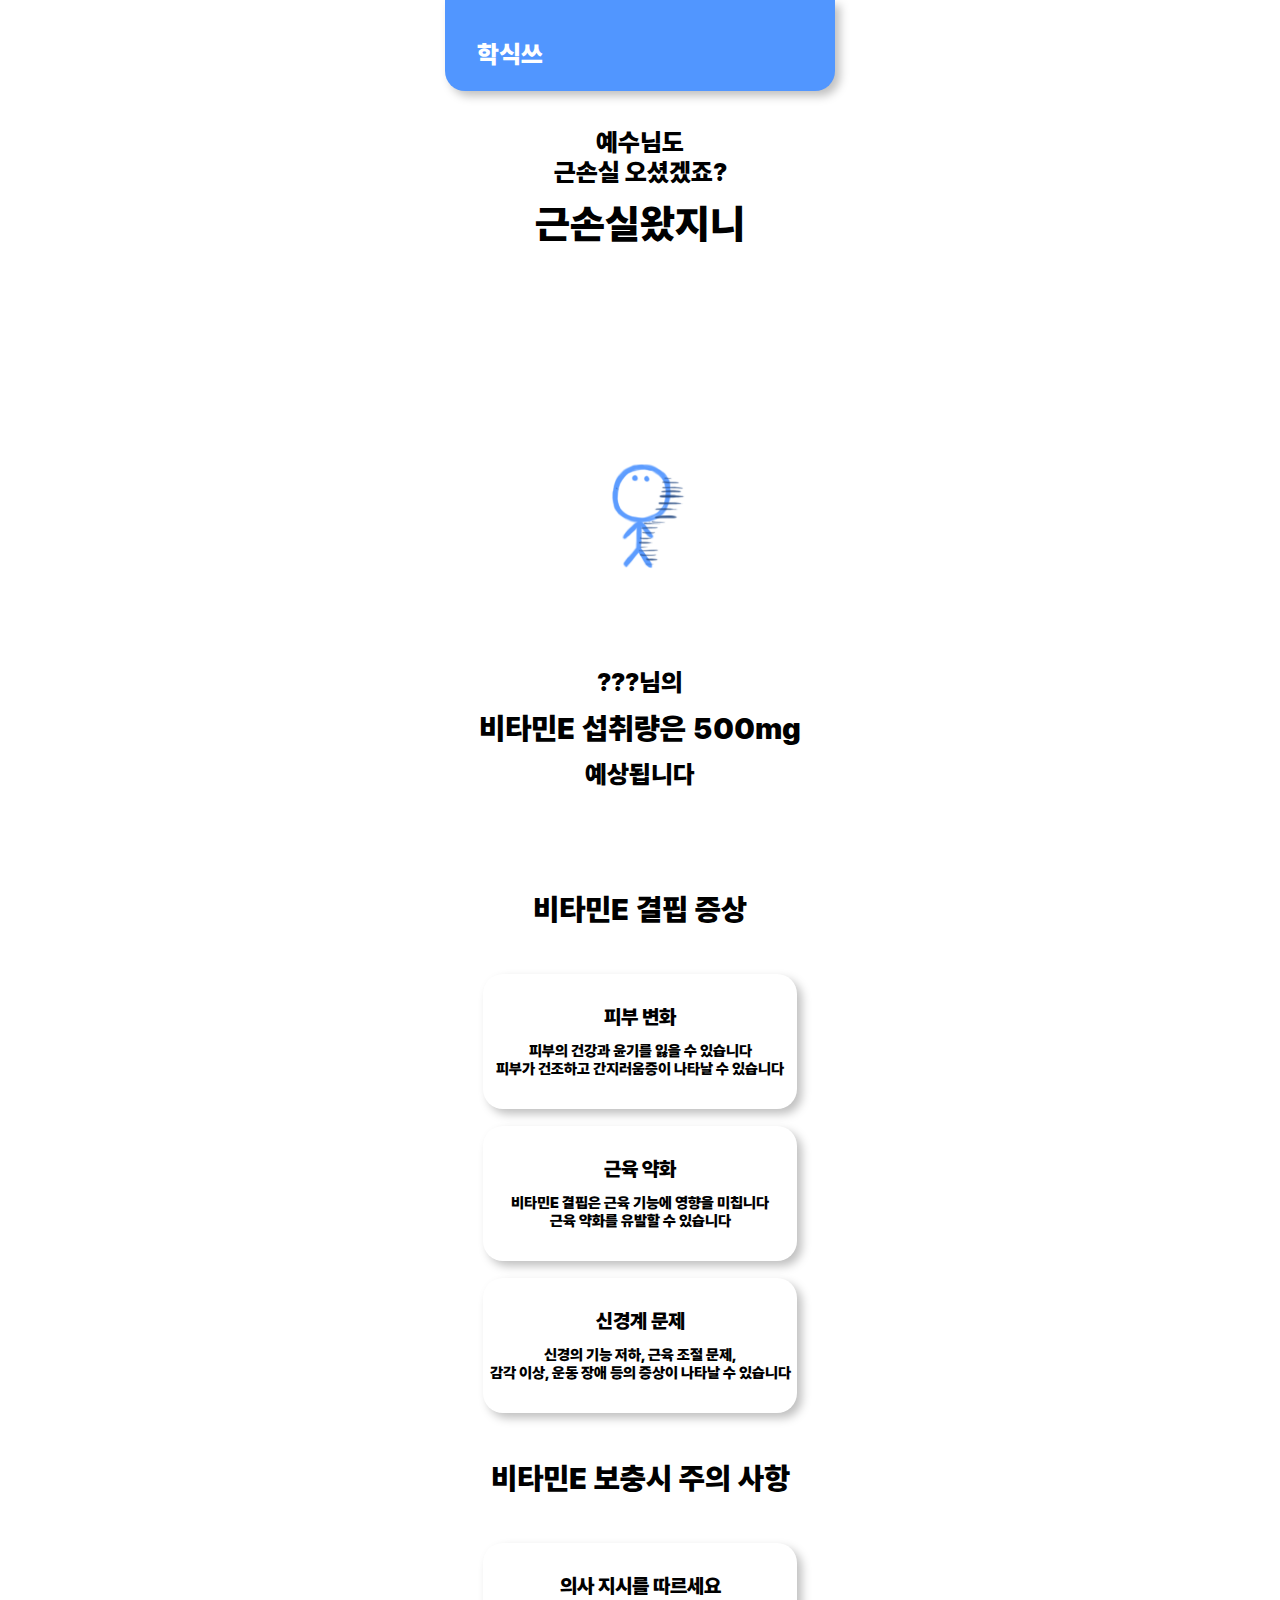
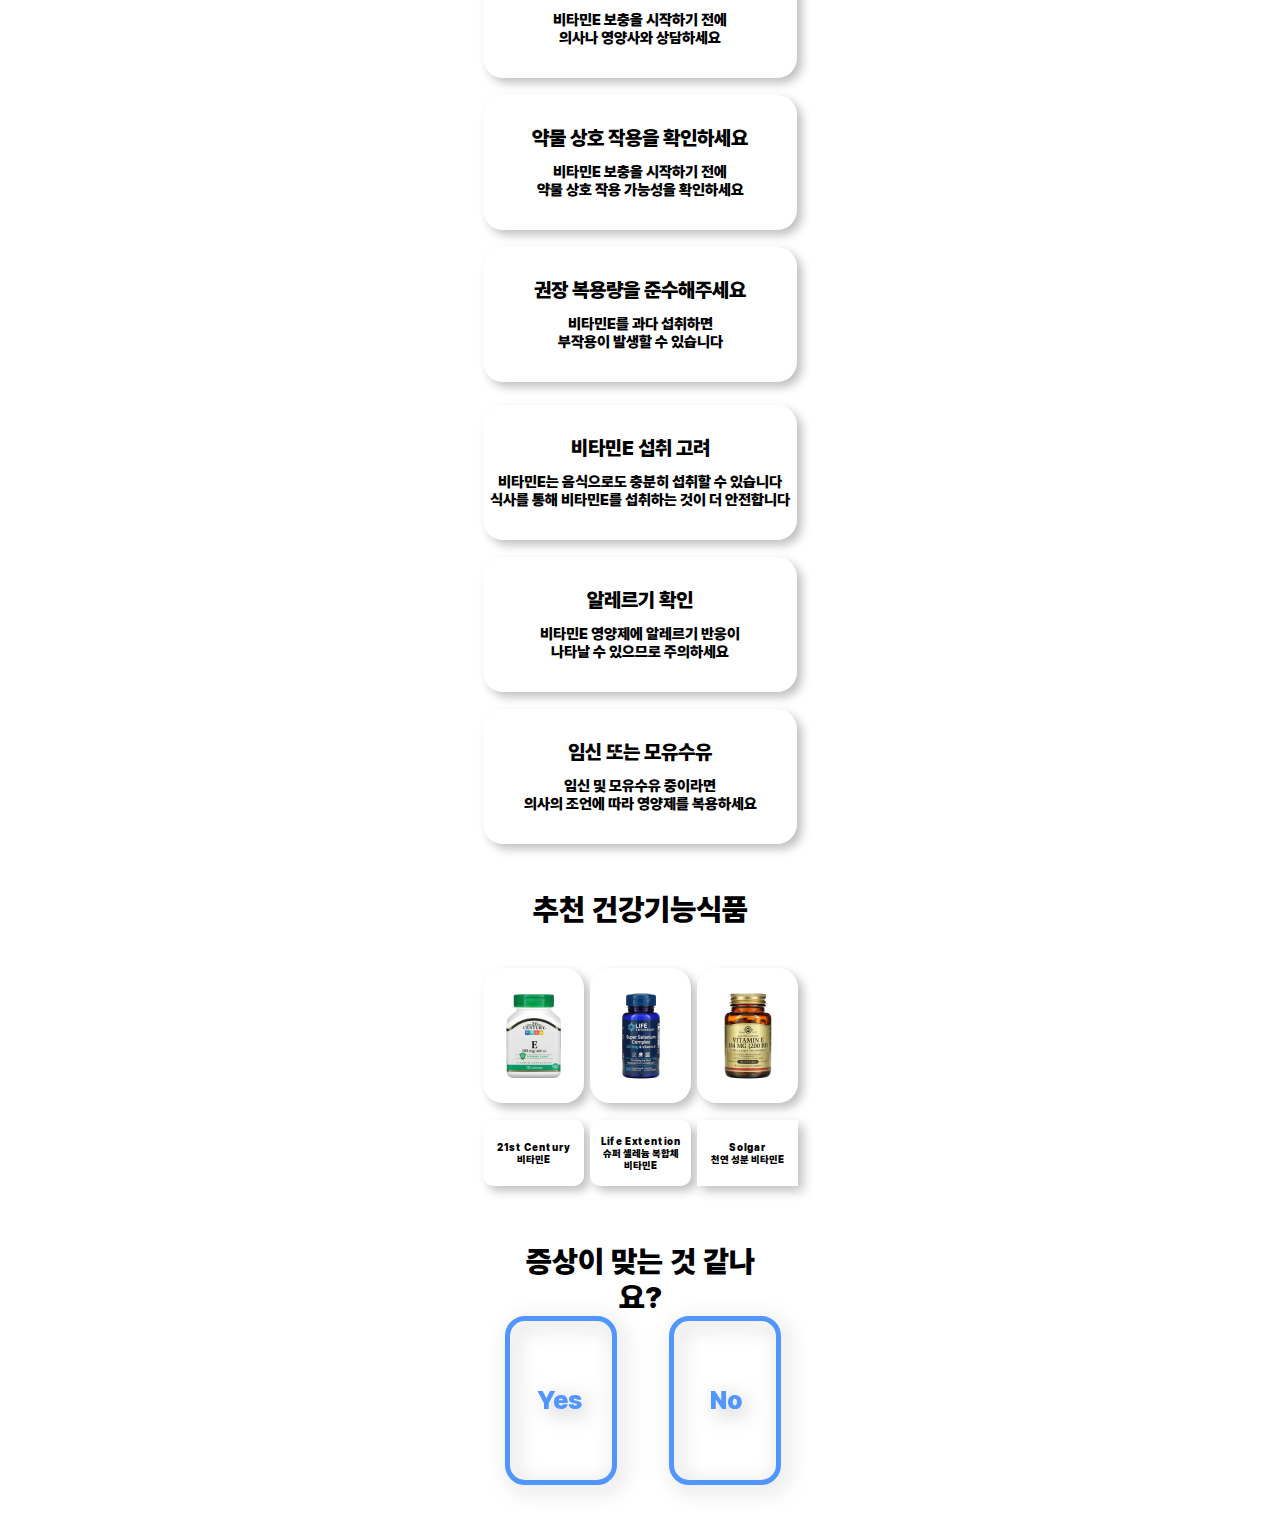
<file: result/vitaminE/vitaminE.html>
<!DOCTYPE html>
<html lang="en">

<head>
    <meta charset="UTF-8">
    <meta name="viewport" content="width=device-width, initial-scale=1.0">
    <title>결과화면</title>
    <link href="./style.css" rel="stylesheet" type="text/css">
    <script>
        // function goToNextPage() {
        //     var nicknameField = document.querySelector('.weight_container');
        //     if (nicknameField.value === '' || nicknameField.value === nicknameField.getAttribute('placeholder')) {
        //         alert('성별을 선택해주세요.');
        //     } else {
        //         // 여기에 다음 페이지로 이동하는 로직을 추가할 수 있습니다.
        //         // 예를 들어 window.location.href = "다음 페이지 URL";
        //     }
        // }
    </script>
</head>

<body>
    <div class="background">
        <div class="window">
            <div class="toparea">
                <div class="topblock"></div>
                <p class="titletext">학식쓰</p>
            </div>
            <p class="q_text1">예수님도<br>근손실 오셨겠죠?</p>
            <p class="q_text2">근손실왔지니</p>
            <img src="../../img/vitaminE.png" alt="사진티콘" class="zero_power_image">
            <P class="user">???님의</p>
            <h2 class="how_much">비타민E 섭취량은 500mg</h2>
            <h3 class="expect">예상됩니다</h3>
            <div class="symptom_container">
                <h4 class="symptom">비타민E 결핍 증상</h4>
                <div class="content_container">
                    <h4 class="content_title">피부 변화</h4>
                    <h5 class="content_text">피부의 건강과 윤기를 잃을 수 있습니다<br>피부가 건조하고 간지러움증이 나타날 수 있습니다</h5>
                </div>
                <div class="content_container" style="top: 1126px">
                    <h4 class="content_title">근육 약화</h4>
                    <h5 class="content_text">비타민E 결핍은 근육 기능에 영향을 미칩니다<br>근육 약화를 유발할 수 있습니다 </h5>
                </div>
                <div class="content_container" style="top: 1278px">
                    <h4 class="content_title">신경계 문제</h4>
                    <h5 class="content_text">신경의 기능 저하, 근육 조절 문제,<br>감각 이상, 운동 장애 등의 증상이 나타날 수 있습니다</h5>
                </div>
            </div>

            <div class="caution_container">
                <h4 class="caution">비타민E 보충시 주의 사항</h4>
                <div class="content_container" style="top: 1543px">
                    <h4 class="content_title">의사 지시를 따르세요</h4>
                    <h5 class="content_text">비타민E 보충을 시작하기 전에<br>의사나 영양사와 상담하세요</h5>
                </div>
                <div class="content_container" style="top: 1695px">
                    <h4 class="content_title">약물 상호 작용을 확인하세요</h4>
                    <h5 class="content_text">비타민E 보충을 시작하기 전에<br>약물 상호 작용 가능성을 확인하세요</h5>
                </div>
                <div class="content_container" style="top: 1847px">
                    <h4 class="content_title">권장 복용량을 준수해주세요</h4>
                    <h5 class="content_text">비타민E를 과다 섭취하면<br>부작용이 발생할 수 있습니다</h5>
                </div>
                <div class="content_container" style="top: 2005px">
                    <h4 class="content_title">비타민E 섭취 고려</h4>
                    <h5 class="content_text">비타민E는 음식으로도 충분히 섭취할 수 있습니다<br>식사를 통해 비타민E를 섭취하는 것이 더 안전합니다</h5>
                </div>
                <div class="content_container" style="top: 2157px">
                    <h4 class="content_title">알레르기 확인</h4>
                    <h5 class="content_text">비타민E 영양제에 알레르기 반응이<br>나타날 수 있으므로 주의하세요</h5>
                </div>
                <div class="content_container" style="top: 2309px">
                    <h4 class="content_title">임신 또는 모유수유</h4>
                    <h5 class="content_text">임신 및 모유수유 중이라면<br>의사의 조언에 따라 영양제를 복용하세요</h5>
                </div>
            </div>

            <div class="recommend_container">
                <h4 class="recommend">추천 건강기능식품</h4>
                <img src="../../img/vitaminE_recommend1.png" alt="추천상품1" class="VE_recommend1">
                <img src="../../img/vitaminE_recommend2.png" alt="추천상품2" class="VE_recommend2">
                <img src="../../img/vitaminE_recommend3.png" alt="추천상품3" class="VE_recommend3">
            </div>


            <div class="recommend_name">
                <div class="recommend1_name_container">
                    <h3 class="recommend1_name">21st Century<br>비타민E</h3>
                </div>
                <div class="recommend2_name_container">
                    <h3 class="recommend2_name">Life Extention<br>슈퍼 셀레늄 복합체<br>비타민E</h3>
                </div>
                <div class="recommend3_name_container">
                    <h3 class="recommend3_name">Solgar<br>천연 성분 비타민E</h3>
                </div>
            </div>

            <div class="yes_or_no">
                <h4 class="T_F">증상이 맞는 것 같나요?</h4>
                <div class="yes_button" onclick="location.href = '../../index.html';">
                    <p class="yes">Yes</p>
                </div>
                <div class="no_button" onclick="location.href = '../../index.html';">
                    <p class="no">No</p>
                </div>
            </div>

        </div>
    </div>
    </div>
</body>

</html>
</file>
<file: style.css>
:root {
    --height-1: 1020px;
    --height-2: 100%;
    --width1: 100%;
    --width2: 90.769230769230769230769230769231%;
    --width3: 4.615384615384615384615384615385%;
}

@font-face {
    font-family: 'Pretendard';
    src: url('../Pretendard-1.3.8/web/static/woff/Pretendard-Black.woff') format('woff');
}

html {
    width: 100%;
    height: 100%;
    margin: 0px;
    padding: 0px;
}

body {
    width: 100%;
    height: 844px;
    margin: 0px;
    padding: 0px;
}


.background {
    display: flex;
    flex-direction: column;
    width: 100%;
    height: 100%;
    background-color: #FFFFFF;
    margin: 0px;
    padding: 0px;
}

.form_win {
    display: flex;
    flex-direction: column;
    width: 100%;
    height: 100%;
    background-color: #FFFFFF;
    margin: 0 auto;
    padding: 0px;
}

.window {
    display: flex;
    flex-direction: column;
    background-color: #FFFFFF;
    width: 390px;
    height: 100%;
    margin: 0 auto;
    padding: 0px;
}

.toparea {
    display: flex;
    flex-direction: column;
    width: 100%;
    height: 10.781990521327014218009478672986%;
    border-radius: 0px 0px 20px 20px;
    background-color: #5196FF;
    margin: 0 auto;
    box-shadow: 5px 5px 10px 0px rgba(0, 0, 0, 0.25);
}


.titletext {
    position: relative;
    left: 32px;
    color: #FFF;
    text-align: start;
    font-family: "Pretendard";
    font-size: 25px;
    font-style: normal;
    font-weight: 900;
    line-height: normal;
    width: 50%;
    height: auto;
    padding-top: 17px;
    margin: auto 0;

}

.title1 {
    width: 100%;
    height: auto;
    color: #000;
    text-align: center;
    font-family: "Pretendard";
    font-size: 60px;
    font-style: normal;
    font-weight: 900;
    line-height: normal;
    margin: 0 auto;
}

.title2 {
    width: 100%;
    height: auto;
    color: #000;
    text-align: center;
    font-family: "Pretendard";
    font-size: 50px;
    font-style: normal;
    font-weight: 900;
    line-height: normal;
    margin: 0 auto;
    margin-top: 1px;
    margin-bottom: 1px;
}

.main_img_container{
    display: flex;
    flex-direction: column;
    align-items: center;
    position: absolute;
    top: 91px;
    width: 390px;
    height: 716px;
}

.main_img{
    width: 100%;
}

.button {
    position: relative;
    top: -39.106145251396648044692737430168%;
    display: flex;
    width: auto;
    height: auto;
    cursor: pointer;
    margin-top: 0px;
    margin-bottom: 0px;
    margin-left: auto;
    margin-right: auto;
    padding-top: 40px;
    padding-bottom: 40px;

}

.button_text {
    width: auto;
    height: auto;
    color: #000;
    text-align: center;
    font-family: Pretendard;
    font-size: 50px;
    font-style: normal;
    font-weight: 900;
    line-height: normal;
    padding:0px;
    margin: auto;
}

@media only screen and (max-height: 843px) {
    html {
        height: 100%;
    }

    body {
        height: 100%;
    }

    .main_img_container{
        top: 10.781990521327014218009478672986%;
        height: 89.218009478672985781990521327014%;
    }
}



@media only screen and (max-width: 390px) {
    .window {
        width: 100%;
    }

    .main_img{
        width: 100%;
    }

    .main_img_container{
        width: 100%;
    }
}

@media only screen and (max-width: 370px) {
    .button_text{
        font-size: 45px;
    }
}
</file>
<file: survey/style.css>
:root {
    --height-1: 1020px;
    --height-2: 100%;
    --width1: 100%;
    --width2: 90.769230769230769230769230769231%;
    --width3: 4.615384615384615384615384615385%;
}

@font-face {
    font-family: 'Pretendard';
    src: url('../Pretendard-1.3.8/web/static/woff/Pretendard-Black.woff') format('woff');
}

input:focus {
    outline: none;
}

html {
    width: 100%;
    height: 100%;
    margin: 0px;
    padding: 0px;
}

body {
    width: 100%;
    height: 844px;
    margin: 0px;
    padding: 0px;
}


.background {
    display: flex;
    flex-direction: column;
    width: 100%;
    height: 100%;
    background-color: #FFFFFF;
    margin: 0px;
    padding: 0px;
}

.form_win {
    display: flex;
    flex-direction: column;
    width: 100%;
    height: 100%;
    background-color: #FFFFFF;
    margin: 0 auto;
    padding: 0px;
}

.window {
    display: flex;
    flex-direction: column;
    background-color: #FFFFFF;
    width: 390px;
    height: 100%;
    margin: 0 auto;
    padding: 0px;
}

.toparea_v1 {
    display: flex;
    flex-direction: column;
    width: 100%;
    height: 10.781990521327014218009478672986%;
    border-radius: 0px 0px 20px 20px;
    background-color: #5196FF;
    margin: 0 auto;
    box-shadow: 5px 5px 10px 0px rgba(0, 0, 0, 0.25);
}


.titletext {
    position: relative;
    left: 32px;
    color: #FFF;
    text-align: start;
    font-family: "Pretendard";
    font-size: 25px;
    font-style: normal;
    font-weight: 900;
    line-height: normal;
    width: 50%;
    height: auto;
    padding-top: 17px;
    margin: auto 0;

}

.bottomarea {
    display: flex;
    flex-direction: column;
    width: 100%;
    height: 89.218009478672985781990521327014%;
    margin: 0 auto;
}

.progress_bar_container {
    width: 90.769230769230769230769230769231%;
    height: 18px;
    border-radius: 20px;
    background: #FFF;
    margin: 0 auto;
    margin-top: 24px;
    box-shadow: 0px 4px 4px 0px rgba(0, 0, 0, 0.25);
}

.progress_bar_face {
    width: 100%;
    height: 100%;
    margin: auto;
    padding: 0px;
}

.q_text1 {
    position: relative;
    top: 8.632138114209827357237715803453%;
    width: 100%;
    height: auto;
    color: #000;
    text-align: center;
    font-family: "Pretendard";
    font-size: 30px;
    font-style: normal;
    font-weight: 900;
    line-height: normal;
    margin: 0 auto;
}

.q_text2 {
    position: relative;
    top: 8.632138114209827357237715803453%;
    width: 100%;
    height: auto;
    color: #000;
    text-align: center;
    font-family: "Pretendard";
    font-size: 25px;
    font-style: normal;
    font-weight: 900;
    line-height: normal;
    margin: 0 auto;
    padding-top: 18px
}

.button_container {
    display: flex;
    flex-direction: row;
    width: 100%;
    height: 21.460823373173970783532536520584%;
    margin: 0 auto;
    margin-top: auto;
}

.back_button {
    width: 22.769230769230769230769230769231%;
    height: 27.737226277372262773722627737226%;
    border-radius: 20px;
    background-color: #FFFFFF;
    border: 5px solid #5196FF;
    box-shadow: 5px 5px 10px 0px rgba(0, 0, 0, 0.25);
    margin: auto;
    margin-right: 0px;
    color: #5196FF;
    font-family: "Pretendard";
    text-align: center;
    font-size: 20px;
    font-style: normal;
    font-weight: 900;
    line-height: normal;
    padding: 0px;
    cursor: pointer
}

.go_button {
    width: 22.769230769230769230769230769231%;
    height: 27.737226277372262773722627737226%;
    background-color: #5196FF;
    border: 5px solid #5196FF;
    border-radius: 20px;
    background: #5196FF;
    box-shadow: 5px 5px 10px 0px rgba(0, 0, 0, 0.25);
    margin: auto;
    margin-left: 19px;
    color: #FFF;
    font-family: "Pretendard";
    text-align: center;
    font-size: 20px;
    font-style: normal;
    font-weight: 900;
    line-height: normal;
    padding: 0px;
    cursor: pointer
}

/*-----------bottomarea1-------------*/

#progress_bar_face_container1 {
    position: relative;
    top: -23px;
    left: calc(calc(calc(calc(calc(var(--width2) - 12px) * .2) * 1) + calc(var(--width3) + 6px)) - 15px);
    width: 30px;
    height: 30px;
    border-radius: 90px;
    overflow: hidden;
}


#progress_bar1 {
    width: calc(calc(calc(var(--width1) - 12px) * .2) * 1);
    height: 8px;
    margin-top: 5px;
    margin-bottom: 5px;
    margin-left: 6px;
    margin-right: 6px;
    border-radius: 20px;
    background: #5196FF;
}

.nickname {
    display: flex;
    position: relative;
    top: 18.459495351925630810092961487384%;
    width: 60.769230769230769230769230769231%;
    height: 4.913678618857901726427622841965%;
    border-radius: 10px;
    border: 5px solid #5196FF;
    box-shadow: 5px 5px 10px 0px rgba(0, 0, 0, 0.25);
    margin: 0 auto;
    color: #0c0101;
    font-family: "Pretendard";
    font-size: 20px;
    text-align: center;

}

/*-----------bottomarea2-------------*/

#progress_bar_face_container2 {
    position: relative;
    top: -23px;
    left: calc(calc(calc(calc(calc(var(--width2) - 12px) * .2) * 2) + calc(var(--width3) + 6px)) - 15px);
    width: 30px;
    height: 30px;
    border-radius: 90px;
    overflow: hidden;
}


#progress_bar2 {
    width: calc(calc(calc(var(--width1) - 12px) * .2) * 2);
    height: 8px;
    margin-top: 5px;
    margin-bottom: 5px;
    margin-left: 6px;
    margin-right: 6px;
    border-radius: 20px;
    background: #5196FF;
}

input[type="number"]::-webkit-outer-spin-button,
input[type="number"]::-webkit-inner-spin-button {
    -webkit-appearance: none;
    margin: 0px;
}

.birthday {
    display: flex;
    position: relative;
    top: 18.459495351925630810092961487384%;
    width: 60.769230769230769230769230769231%;
    height: 4.913678618857901726427622841965%;
    border-radius: 10px;
    border: 5px solid #5196FF;
    box-shadow: 5px 5px 10px 0px rgba(0, 0, 0, 0.25);
    margin: 0 auto;
    color: #0c0101;
    font-family: "Pretendard";
    font-size: 20px;
    text-align: center;

}

/*-----------bottomarea3-------------*/

#progress_bar_face_container3 {
    position: relative;
    top: -23px;
    left: calc(calc(calc(calc(calc(var(--width2) - 12px) * .2) * 3) + calc(var(--width3) + 6px)) - 15px);
    width: 30px;
    height: 30px;
    border-radius: 90px;
    overflow: hidden;
}


#progress_bar3 {
    width: calc(calc(calc(var(--width1) - 12px) * .2) * 3);
    height: 8px;
    margin-top: 5px;
    margin-bottom: 5px;
    margin-left: 6px;
    margin-right: 6px;
    border-radius: 20px;
    background: #5196FF;
}

.height {
    display: flex;
    position: relative;
    left: 23.846153846153846153846153846154%;
    top: 18.459495351925630810092961487384%;
    width: 36.923076923076923076923076923077%;
    height: 4.913678618857901726427622841965%;
    border-radius: 10px;
    border: 5px solid #5196FF;
    box-shadow: 5px 5px 10px 0px rgba(0, 0, 0, 0.25);
    margin: 0 0;
    padding: 0px;
    color: #0c0101;
    font-family: "Pretendard";
    font-size: 20px;
    text-align: center;

}

input[type="number"]::-webkit-outer-spin-button,
input[type="number"]::-webkit-inner-spin-button {
    -webkit-appearance: none;
    margin: 0px;
}

.q_text3 {
    position: relative;
    left: 66.410256410256410256410256410256%;
    top: 13.014608233731739707835325365206%;
    width: 0%;
    height: auto;
    color: #5196FF;
    text-align: center;
    font-family: "Pretendard";
    font-size: 25px;
    font-style: normal;
    font-weight: 900;
    line-height: normal;
    margin: 0 0;
    padding: 0px;
}

/*-----------bottomarea4-------------*/

#progress_bar_face_container4 {
    position: relative;
    top: -23px;
    left: calc(calc(calc(calc(calc(var(--width2) - 12px) * .2) * 4) + calc(var(--width3) + 6px)) - 15px);
    width: 30px;
    height: 30px;
    border-radius: 90px;
    overflow: hidden;
}


#progress_bar4 {
    width: calc(calc(calc(var(--width1) - 12px) * .2) * 4);
    height: 8px;
    margin-top: 5px;
    margin-bottom: 5px;
    margin-left: 6px;
    margin-right: 6px;
    border-radius: 20px;
    background: #5196FF;
}

.weight {
    display: flex;
    position: relative;
    left: 23.846153846153846153846153846154%;
    top: 18.459495351925630810092961487384%;
    width: 36.923076923076923076923076923077%;
    height: 4.913678618857901726427622841965%;
    border-radius: 10px;
    border: 5px solid #5196FF;
    box-shadow: 5px 5px 10px 0px rgba(0, 0, 0, 0.25);
    margin: 0 0;
    padding: 0px;
    color: #0c0101;
    font-family: "Pretendard";
    font-size: 20px;
    text-align: center;

}

input[type="number"]::-webkit-outer-spin-button,
input[type="number"]::-webkit-inner-spin-button {
    -webkit-appearance: none;
    margin: 0px;
}

/*-----------bottomarea5-------------*/

#progress_bar_face_container5 {
    position: relative;
    top: -23px;
    left: calc(calc(calc(calc(calc(var(--width2) - 12px) * .2) * 5) + calc(var(--width3) + 6px)) - 15px);
    width: 30px;
    height: 30px;
    border-radius: 90px;
    overflow: hidden;
}


#progress_bar5 {
    width: calc(calc(calc(var(--width1) - 12px) * .2) * 5);
    height: 8px;
    margin-top: 5px;
    margin-bottom: 5px;
    margin-left: 6px;
    margin-right: 6px;
    border-radius: 20px;
    background: #5196FF;
}

.gender_container {
    position: relative;
    top: 9.834123222748815165876777251185%;
    width: 97.435897435897435897435897435897%;
    height: 33.530805687203791469194312796209%;
    margin: 0 auto;
    display: flex;
    flex-direction: row;

}

.man {
    width: 26.153846153846153846153846153846%;
    height: 56.11307420494699646643109540636%;
    border-radius: 20px;
    border: 5px solid #5196FF;
    box-shadow: 5px 5px 10px 0px rgba(0, 0, 0, 0.25);
    margin: auto;
    color: #5196FF;
    font-family: "Pretendard";
    font-size: 25px;
    font-style: normal;
    font-weight: 900;
    line-height: normal;
    margin: auto;
    padding: 0px;
    text-align: center;
    cursor: pointer;
}

.woman {
    width: 26.153846153846153846153846153846%;
    height: 56.11307420494699646643109540636%;
    border-radius: 20px;
    border: 5px solid #5196FF;
    box-shadow: 5px 5px 10px 0px rgba(0, 0, 0, 0.25);
    margin: auto;
    margin-left: 0;
    color: #5196FF;
    font-family: "Pretendard";
    font-size: 25px;
    font-style: normal;
    font-weight: 900;
    line-height: normal;
    margin: auto;
    padding: 0px;
    margin-left: 0px;
    text-align: center;
    cursor: pointer;
}

/*-----------bottomarea6-------------*/

#progress_bar6 {
    width: calc(calc(calc(var(--width1) - 12px) * .05882352941176470588235294117647) * 1);
    height: 8px;
    margin-top: 5px;
    margin-bottom: 5px;
    margin-left: 6px;
    margin-right: 6px;
    border-radius: 20px;
    background: #5196FF;
    box-shadow: 0px 4px 4px 0px rgba(0, 0, 0, 0.25);
}

#progress_bar_face_container6 {
    position: relative;
    top: -23px;
    left: calc(calc(calc(calc(calc(var(--width2) - 12px) * .05882352941176470588235294117647) * 1) + calc(var(--width3) + 6px)) - 15px);
    width: 30px;
    height: 30px;
    border-radius: 90px;
    overflow: hidden;
    box-shadow: 0px 4px 4px 0px rgba(0, 0, 0, 0.25);
}

.q_text1_v1 {
    width: 100%;
    height: auto;

    color: #000;
    text-align: center;
    font-family: "Pretendard";
    font-size: 30px;
    font-style: normal;
    font-weight: 900;
    line-height: normal;

    margin: 0 auto;
    padding-top: 7px;
}

.q_text2_v1 {
    width: 100%;
    height: auto;

    color: #000;
    text-align: center;
    font-family: "Pretendard";
    font-size: 25px;
    font-style: normal;
    font-weight: 900;
    line-height: normal;

    margin: 0 auto;
    padding-top: 17px;
}

.question_container_v1 {
    position: relative;
    top: 11.848341232227488151658767772512%;
    width: 100%;
    height: 39.318885448916408668730650154799%;
    display: flex;
    flex-direction: column;
}

.question_v1 {
    margin: auto;
    padding: 0px;
    color: #5196FF;
    font-family: "Pretendard";
    font-size: 20px;
    font-style: normal;
    font-weight: 900;
    line-height: normal;
    width: 67.435897435897435897435897435897%;
    height: 12.804878048780487804878048780488%;
    border-radius: 10px;
    border: 5px solid #5196FF;
    box-shadow: 5px 5px 10px 0px rgba(0, 0, 0, 0.25);
    text-align: center;
    cursor: pointer;
}

/*-----------bottomarea7-------------*/

#progress_bar7 {
    width: calc(calc(calc(var(--width1) - 12px) * .05882352941176470588235294117647) * 2);
    height: 8px;
    margin-top: 5px;
    margin-bottom: 5px;
    margin-left: 6px;
    margin-right: 6px;
    border-radius: 20px;
    background: #5196FF;
    box-shadow: 0px 4px 4px 0px rgba(0, 0, 0, 0.25);
}

#progress_bar_face_container7 {
    position: relative;
    top: -23px;
    left: calc(calc(calc(calc(calc(var(--width2) - 12px) * .05882352941176470588235294117647) * 2) + calc(var(--width3) + 6px)) - 15px);
    width: 30px;
    height: 30px;
    border-radius: 90px;
    overflow: hidden;
    box-shadow: 0px 4px 4px 0px rgba(0, 0, 0, 0.25);
}

.q_text1_v2 {
    width: 100%;
    height: auto;

    color: #000;
    text-align: center;
    font-family: "Pretendard";
    font-size: 30px;
    font-style: normal;
    font-weight: 900;
    line-height: normal;

    margin: 0 auto;
    padding-top: 7px;
}

.q_text2_v2 {
    width: 100%;
    height: auto;

    color: #000;
    text-align: center;
    font-family: "Pretendard";
    font-size: 25px;
    font-style: normal;
    font-weight: 900;
    line-height: normal;

    margin: 0 auto;
    padding-top: 17px;
}

.question_container_v2 {
    position: relative;
    top: 8.293838862559241706161137440758%;
    width: 100%;
    height: 39.318885448916408668730650154799%;
    display: flex;
    flex-direction: column;
}

.question_v2 {
    margin: auto;
    padding: 0px;
    color: #5196FF;
    font-family: "Pretendard";
    font-size: 20px;
    font-style: normal;
    font-weight: 900;
    line-height: normal;
    width: 67.435897435897435897435897435897%;
    height: 12.804878048780487804878048780488%;
    border-radius: 10px;
    border: 5px solid #5196FF;
    box-shadow: 5px 5px 10px 0px rgba(0, 0, 0, 0.25);
    text-align: center;
    cursor: pointer;
}


/*-----------bottomarea8-------------*/

#progress_bar8 {
    width: calc(calc(calc(var(--width1) - 12px) * .05882352941176470588235294117647) * 3);
    height: 8px;
    margin-top: 5px;
    margin-bottom: 5px;
    margin-left: 6px;
    margin-right: 6px;
    border-radius: 20px;
    background: #5196FF;
    box-shadow: 0px 4px 4px 0px rgba(0, 0, 0, 0.25);
}

#progress_bar_face_container8 {
    position: relative;
    top: -23px;
    left: calc(calc(calc(calc(calc(var(--width2) - 12px) * .05882352941176470588235294117647) * 3) + calc(var(--width3) + 6px)) - 15px);
    width: 30px;
    height: 30px;
    border-radius: 90px;
    overflow: hidden;
    box-shadow: 0px 4px 4px 0px rgba(0, 0, 0, 0.25);
}

/*-----------bottomarea9-------------*/

#progress_bar9 {
    width: calc(calc(calc(var(--width1) - 12px) * .05882352941176470588235294117647) * 4);
    height: 8px;
    margin-top: 5px;
    margin-bottom: 5px;
    margin-left: 6px;
    margin-right: 6px;
    border-radius: 20px;
    background: #5196FF;
    box-shadow: 0px 4px 4px 0px rgba(0, 0, 0, 0.25);
}

#progress_bar_face_container9 {
    position: relative;
    top: -23px;
    left: calc(calc(calc(calc(calc(var(--width2) - 12px) * .05882352941176470588235294117647) * 4) + calc(var(--width3) + 6px)) - 15px);
    width: 30px;
    height: 30px;
    border-radius: 90px;
    overflow: hidden;
    box-shadow: 0px 4px 4px 0px rgba(0, 0, 0, 0.25);
}

/*-----------bottomarea10-------------*/

#progress_bar10 {
    width: calc(calc(calc(var(--width1) - 12px) * .05882352941176470588235294117647) * 5);
    height: 8px;
    margin-top: 5px;
    margin-bottom: 5px;
    margin-left: 6px;
    margin-right: 6px;
    border-radius: 20px;
    background: #5196FF;
    box-shadow: 0px 4px 4px 0px rgba(0, 0, 0, 0.25);
}

#progress_bar_face_container10 {
    position: relative;
    top: -23px;
    left: calc(calc(calc(calc(calc(var(--width2) - 12px) * .05882352941176470588235294117647) * 5) + calc(var(--width3) + 6px)) - 15px);
    width: 30px;
    height: 30px;
    border-radius: 90px;
    overflow: hidden;
    box-shadow: 0px 4px 4px 0px rgba(0, 0, 0, 0.25);
}

/*-----------bottomarea11-------------*/

#progress_bar11 {
    width: calc(calc(calc(var(--width1) - 12px) * .05882352941176470588235294117647) * 6);
    height: 8px;
    margin-top: 5px;
    margin-bottom: 5px;
    margin-left: 6px;
    margin-right: 6px;
    border-radius: 20px;
    background: #5196FF;
    box-shadow: 0px 4px 4px 0px rgba(0, 0, 0, 0.25);
}

#progress_bar_face_container11 {
    position: relative;
    top: -23px;
    left: calc(calc(calc(calc(calc(var(--width2) - 12px) * .05882352941176470588235294117647) * 6) + calc(var(--width3) + 6px)) - 15px);
    width: 30px;
    height: 30px;
    border-radius: 90px;
    overflow: hidden;
    box-shadow: 0px 4px 4px 0px rgba(0, 0, 0, 0.25);
}

/*-----------bottomarea12-------------*/

#progress_bar12 {
    width: calc(calc(calc(var(--width1) - 12px) * .05882352941176470588235294117647) * 7);
    height: 8px;
    margin-top: 5px;
    margin-bottom: 5px;
    margin-left: 6px;
    margin-right: 6px;
    border-radius: 20px;
    background: #5196FF;
    box-shadow: 0px 4px 4px 0px rgba(0, 0, 0, 0.25);
}

#progress_bar_face_container12 {
    position: relative;
    top: -23px;
    left: calc(calc(calc(calc(calc(var(--width2) - 12px) * .05882352941176470588235294117647) * 7) + calc(var(--width3) + 6px)) - 15px);
    width: 30px;
    height: 30px;
    border-radius: 90px;
    overflow: hidden;
    box-shadow: 0px 4px 4px 0px rgba(0, 0, 0, 0.25);
}

/*-----------bottomarea13-------------*/

#progress_bar13 {
    width: calc(calc(calc(var(--width1) - 12px) * .05882352941176470588235294117647) * 8);
    height: 8px;
    margin-top: 5px;
    margin-bottom: 5px;
    margin-left: 6px;
    margin-right: 6px;
    border-radius: 20px;
    background: #5196FF;
    box-shadow: 0px 4px 4px 0px rgba(0, 0, 0, 0.25);
}

#progress_bar_face_container13 {
    position: relative;
    top: -23px;
    left: calc(calc(calc(calc(calc(var(--width2) - 12px) * .05882352941176470588235294117647) * 8) + calc(var(--width3) + 6px)) - 15px);
    width: 30px;
    height: 30px;
    border-radius: 90px;
    overflow: hidden;
    box-shadow: 0px 4px 4px 0px rgba(0, 0, 0, 0.25);
}

/*-----------bottomarea14-------------*/

#progress_bar14 {
    width: calc(calc(calc(var(--width1) - 12px) * .05882352941176470588235294117647) * 9);
    height: 8px;
    margin-top: 5px;
    margin-bottom: 5px;
    margin-left: 6px;
    margin-right: 6px;
    border-radius: 20px;
    background: #5196FF;
    box-shadow: 0px 4px 4px 0px rgba(0, 0, 0, 0.25);
}

#progress_bar_face_container14 {
    position: relative;
    top: -23px;
    left: calc(calc(calc(calc(calc(var(--width2) - 12px) * .05882352941176470588235294117647) * 9) + calc(var(--width3) + 6px)) - 15px);
    width: 30px;
    height: 30px;
    border-radius: 90px;
    overflow: hidden;
    box-shadow: 0px 4px 4px 0px rgba(0, 0, 0, 0.25);
}

/*-----------bottomarea15-------------*/

#progress_bar15 {
    width: calc(calc(calc(var(--width1) - 12px) * .05882352941176470588235294117647) * 10);
    height: 8px;
    margin-top: 5px;
    margin-bottom: 5px;
    margin-left: 6px;
    margin-right: 6px;
    border-radius: 20px;
    background: #5196FF;
    box-shadow: 0px 4px 4px 0px rgba(0, 0, 0, 0.25);
}

#progress_bar_face_container15 {
    position: relative;
    top: -23px;
    left: calc(calc(calc(calc(calc(var(--width2) - 12px) * .05882352941176470588235294117647) * 10) + calc(var(--width3) + 6px)) - 15px);
    width: 30px;
    height: 30px;
    border-radius: 90px;
    overflow: hidden;
    box-shadow: 0px 4px 4px 0px rgba(0, 0, 0, 0.25);
}

/*-----------bottomarea16-------------*/

#progress_bar16 {
    width: calc(calc(calc(var(--width1) - 12px) * .05882352941176470588235294117647) * 11);
    height: 8px;
    margin-top: 5px;
    margin-bottom: 5px;
    margin-left: 6px;
    margin-right: 6px;
    border-radius: 20px;
    background: #5196FF;
    box-shadow: 0px 4px 4px 0px rgba(0, 0, 0, 0.25);
}

#progress_bar_face_container16 {
    position: relative;
    top: -23px;
    left: calc(calc(calc(calc(calc(var(--width2) - 12px) * .05882352941176470588235294117647) * 11) + calc(var(--width3) + 6px)) - 15px);
    width: 30px;
    height: 30px;
    border-radius: 90px;
    overflow: hidden;
    box-shadow: 0px 4px 4px 0px rgba(0, 0, 0, 0.25);
}

/*-----------bottomarea17-------------*/

#progress_bar17 {
    width: calc(calc(calc(var(--width1) - 12px) * .05882352941176470588235294117647) * 12);
    height: 8px;
    margin-top: 5px;
    margin-bottom: 5px;
    margin-left: 6px;
    margin-right: 6px;
    border-radius: 20px;
    background: #5196FF;
    box-shadow: 0px 4px 4px 0px rgba(0, 0, 0, 0.25);
}

#progress_bar_face_container17 {
    position: relative;
    top: -23px;
    left: calc(calc(calc(calc(calc(var(--width2) - 12px) * .05882352941176470588235294117647) * 12) + calc(var(--width3) + 6px)) - 15px);
    width: 30px;
    height: 30px;
    border-radius: 90px;
    overflow: hidden;
    box-shadow: 0px 4px 4px 0px rgba(0, 0, 0, 0.25);
}

/*-----------bottomarea18-------------*/

#progress_bar18 {
    width: calc(calc(calc(var(--width1) - 12px) * .05882352941176470588235294117647) * 13);
    height: 8px;
    margin-top: 5px;
    margin-bottom: 5px;
    margin-left: 6px;
    margin-right: 6px;
    border-radius: 20px;
    background: #5196FF;
    box-shadow: 0px 4px 4px 0px rgba(0, 0, 0, 0.25);
}

#progress_bar_face_container18 {
    position: relative;
    top: -23px;
    left: calc(calc(calc(calc(calc(var(--width2) - 12px) * .05882352941176470588235294117647) * 13) + calc(var(--width3) + 6px)) - 15px);
    width: 30px;
    height: 30px;
    border-radius: 90px;
    overflow: hidden;
    box-shadow: 0px 4px 4px 0px rgba(0, 0, 0, 0.25);
}

/*-----------bottomarea19-------------*/

#progress_bar19 {
    width: calc(calc(calc(var(--width1) - 12px) * .05882352941176470588235294117647) * 14);
    height: 8px;
    margin-top: 5px;
    margin-bottom: 5px;
    margin-left: 6px;
    margin-right: 6px;
    border-radius: 20px;
    background: #5196FF;
    box-shadow: 0px 4px 4px 0px rgba(0, 0, 0, 0.25);
}

#progress_bar_face_container19 {
    position: relative;
    top: -23px;
    left: calc(calc(calc(calc(calc(var(--width2) - 12px) * .05882352941176470588235294117647) * 14) + calc(var(--width3) + 6px)) - 15px);
    width: 30px;
    height: 30px;
    border-radius: 90px;
    overflow: hidden;
    box-shadow: 0px 4px 4px 0px rgba(0, 0, 0, 0.25);
}

/*-----------bottomarea20-------------*/

#progress_bar20 {
    width: calc(calc(calc(var(--width1) - 12px) * .05882352941176470588235294117647) * 15);
    height: 8px;
    margin-top: 5px;
    margin-bottom: 5px;
    margin-left: 6px;
    margin-right: 6px;
    border-radius: 20px;
    background: #5196FF;
    box-shadow: 0px 4px 4px 0px rgba(0, 0, 0, 0.25);
}

#progress_bar_face_container20 {
    position: relative;
    top: -23px;
    left: calc(calc(calc(calc(calc(var(--width2) - 12px) * .05882352941176470588235294117647) * 15) + calc(var(--width3) + 6px)) - 15px);
    width: 30px;
    height: 30px;
    border-radius: 90px;
    overflow: hidden;
    box-shadow: 0px 4px 4px 0px rgba(0, 0, 0, 0.25);
}

.toparea_v3 {
    display: flex;
    flex-direction: column;
    width: 100%;
    height: 7.653490328006728343145500420521%;
    border-radius: 0px 0px 20px 20px;
    background-color: #5196FF;
    margin: 0 auto;
    box-shadow: 5px 5px 10px 0px rgba(0, 0, 0, 0.25);
}

.q_text1_v3 {
    width: 100%;
    height: auto;

    color: #000;
    text-align: center;
    font-family: "Pretendard";
    font-size: 30px;
    font-style: normal;
    font-weight: 900;
    line-height: normal;

    margin: 0 auto;
    padding-top: 7px;
}

.q_text2_v3 {
    width: 100%;
    height: auto;

    color: #000;
    text-align: center;
    font-family: "Pretendard";
    font-size: 25px;
    font-style: normal;
    font-weight: 900;
    line-height: normal;

    margin: 0 auto;
    padding-top: 17px;
}

.question_container_v3 {
    position: relative;
    top: 5.382674516400336417157275021026%;
    width: 100%;
    height: 56.602186711522287636669470142977%;
    display: flex;
    flex-direction: column;
}

.question_v3 {
    margin:auto;
    padding: 0px;
    color: #5196FF;
    font-family: "Pretendard";
    font-size: 20px;
    font-style: normal;
    font-weight: 900;
    line-height: normal;
    width: 67.435897435897435897435897435897%;
    height: 6.240713224368499257057949479941%;
    border-radius: 20px;
    border: 5px solid #5196FF;
    box-shadow: 5px 5px 10px 0px rgba(0, 0, 0, 0.25);
    text-align: center;
    cursor: pointer;
}

.button_container_v3 {
    display: flex;
    flex-direction: row;
    width: 100%;
    height: 13.591253153910849453322119428091%;
    margin: 0 auto;
    margin-top: auto;
}

/*-----------bottomarea21-------------*/

#progress_bar21 {
    width: calc(calc(calc(var(--width1) - 12px) * .05882352941176470588235294117647) * 16);
    height: 8px;
    margin-top: 5px;
    margin-bottom: 5px;
    margin-left: 6px;
    margin-right: 6px;
    border-radius: 20px;
    background: #5196FF;
    box-shadow: 0px 4px 4px 0px rgba(0, 0, 0, 0.25);
}

#progress_bar_face_container21 {
    position: relative;
    top: -23px;
    left: calc(calc(calc(calc(calc(var(--width2) - 12px) * .05882352941176470588235294117647) * 16) + calc(var(--width3) + 6px)) - 15px);
    width: 30px;
    height: 30px;
    border-radius: 90px;
    overflow: hidden;
    box-shadow: 0px 4px 4px 0px rgba(0, 0, 0, 0.25);
}

.toparea_v4 {
    display: flex;
    flex-direction: column;
    width: 100%;
    height: 9.266802443991853360488798370672%;
    border-radius: 0px 0px 20px 20px;
    background-color: #5196FF;
    margin: 0 auto;
    box-shadow: 5px 5px 10px 0px rgba(0, 0, 0, 0.25);
}

.q_text1_v4 {
    width: 100%;
    height: auto;

    color: #000;
    text-align: center;
    font-family: "Pretendard";
    font-size: 30px;
    font-style: normal;
    font-weight: 900;
    line-height: normal;

    margin: 0 auto;
    padding-top: 7px;
}

.q_text2_v4 {
    width: 100%;
    height: auto;

    color: #000;
    text-align: center;
    font-family: "Pretendard";
    font-size: 25px;
    font-style: normal;
    font-weight: 900;
    line-height: normal;

    margin: 0 auto;
    padding-top: 17px;
}

.question_container_v4 {
    position: relative;
    top: 6.517311608961303462321792260692%;
    width: 100%;
    height: 46.843177189409368635437881873727%;
    display: flex;
    flex-direction: column;
}

.question_v4 {
    margin:auto;
    padding: 0px;
    color: #5196FF;
    font-family: "Pretendard";
    font-size: 20px;
    font-style: normal;
    font-weight: 900;
    line-height: normal;
    width: 67.435897435897435897435897435897%;
    height: 9.130434782608695652173913043478%;
    border-radius: 20px;
    border: 5px solid #5196FF;
    box-shadow: 5px 5px 10px 0px rgba(0, 0, 0, 0.25);
    text-align: center;
    cursor: pointer;
}

.button_container_v4 {
    display: flex;
    flex-direction: row;
    width: 100%;
    height: 16.456211812627291242362525458248%;
    margin: 0 auto;
    margin-top: auto;
}

/*-----------bottomarea22-------------*/

#progress_bar22 {
    width: calc(calc(calc(var(--width1) - 12px) * .05882352941176470588235294117647) * 17);
    height: 8px;
    margin-top: 5px;
    margin-bottom: 5px;
    margin-left: 6px;
    margin-right: 6px;
    border-radius: 20px;
    background: #5196FF;
    box-shadow: 0px 4px 4px 0px rgba(0, 0, 0, 0.25);
}

#progress_bar_face_container22 {
    position: relative;
    top: -23px;
    left: calc(calc(calc(calc(calc(var(--width2) - 12px) * .05882352941176470588235294117647) * 17) + calc(var(--width3) + 6px)) - 15px);
    width: 30px;
    height: 30px;
    border-radius: 90px;
    overflow: hidden;
    box-shadow: 0px 4px 4px 0px rgba(0, 0, 0, 0.25);
}

.toparea_v5 {
    display: flex;
    flex-direction: column;
    width: 100%;
    height: 5.226881102814474439977024698449%;
    border-radius: 0px 0px 20px 20px;
    background-color: #5196FF;
    margin: 0 auto;
    box-shadow: 5px 5px 10px 0px rgba(0, 0, 0, 0.25);
}

.q_text1_v5 {
    width: 100%;
    height: auto;

    color: #000;
    text-align: center;
    font-family: "Pretendard";
    font-size: 30px;
    font-style: normal;
    font-weight: 900;
    line-height: normal;

    margin: 0 auto;
    padding-top: 7px;
}

.q_text2_v5 {
    width: 100%;
    height: auto;

    color: #000;
    text-align: center;
    font-family: "Pretendard";
    font-size: 25px;
    font-style: normal;
    font-weight: 900;
    line-height: normal;

    margin: 0 auto;
    padding-top: 17px;
}

.question_container_v5 {
    position: relative;
    top: 3.676048248133256748994830557151%;
    width: 100%;
    height: 70.36186099942561746122917863297%;
    display: flex;
    flex-direction: column;
}

.question_v5 {
    margin:auto;
    padding: 0px;
    color: #5196FF;
    font-family: "Pretendard";
    font-size: 20px;
    font-style: normal;
    font-weight: 900;
    line-height: normal;
    width: 67.435897435897435897435897435897%;
    height: 3.428571428571428571428571428571%;
    border-radius: 20px;
    border: 5px solid #5196FF;
    box-shadow: 5px 5px 10px 0px rgba(0, 0, 0, 0.25);
    text-align: center;
    cursor: pointer;
}

.button_container_v5 {
    display: flex;
    flex-direction: row;
    width: 100%;
    height: 9.282021826536473291211947156806%;
    margin: 0 auto;
    margin-top: auto;
}
















@media only screen and (max-height: 843px) {
    html {
        height: 100%;
    }
    body {
        height: 100%;
    }
}



@media only screen and (max-width: 390px) {
    .window {
        width: 100%;
    }
}
</file>
<file: result/folate/style.css>
:root {
    --height-1: 3000px;
    --height-2: 100%;
    --width1: 100%;
    --width2: 90.769230769230769230769230769231%;
    --width3: 4.615384615384615384615384615385%;
}

@font-face {
    font-family: 'Pretendard';
    src: url('../../Pretendard-1.3.8/web/static/woff/Pretendard-Black.woff') format('woff');
}

html,
body {
    width: 100%;
    height: 3292px;
    margin: 0px;
    padding: 0px;
}


.background {
    display: flex;
    flex-direction: column;
    width: 100%;
    height: 100%;
    background-color: #FFFFFF;
    margin: 0px;
    padding: 0px;
}

.window {
    display: flex;
    flex-direction: column;
    background-color: #FFFFFF;
    width: 390px;
    height: 100%;
    margin: 0 auto;
    padding: 0px;
}

.toparea {
    display: flex;
    flex-direction: column;
    width: 100%;
    height: 91px;
    border-radius: 0px 0px 20px 20px;
    background-color: #5196FF;
    margin: 0 auto;
    box-shadow: 5px 5px 10px 0px rgba(0, 0, 0, 0.25);
}


.titletext {
    position: relative;
    left: 32px;
    color: #FFF;
    text-align: start;
    font-family: "Pretendard";
    font-size: 25px;
    font-style: normal;
    font-weight: 900;
    line-height: normal;
    width: 50%;
    height: auto;
    padding-top: 17px;
    margin: auto 0;

}

.q_text1 {
    position: absolute;
    width: 390px;
    height: auto;
    left: calc(50% - 390px/2);
    top: 127px;
    font-family: 'Pretendard';
    font-style: normal;
    font-weight: 900;
    font-size: 25px;
    line-height: 30px;
    text-align: center;
    margin: 0;
    color: #000000;
}

.q_text2 {
    position: absolute;
    width: 390px;
    height: auto;
    left: calc(50% - 390px/2);
    top: 200px;
    font-family: 'Pretendard';
    font-style: normal;
    font-weight: 900;
    font-size: 40px;
    line-height: 48px;
    text-align: center;
    margin-top: 0%;
    margin-bottom: 5%;
    color: #000000;
}

.zero_power_image {
    position: absolute;
    width: 330px;
    height: 300px;
    left: calc(50% - 330px/2);
    top: 320px;
    margin: 0;
}

.user {
    position: absolute;
    width: 390px;
    height: auto;
    left: calc(50% - 390px/2);
    top: 667px;
    font-family: 'Pretendard';
    font-style: normal;
    font-weight: 900;
    font-size: 25px;
    line-height: 30px;
    text-align: center;
    margin: 0;
    color: #000000;
}

.how_much {
    position: absolute;
    width: 390px;
    height: auto;
    left: calc(50% - 390px/2);
    top: 710px;
    font-family: 'Pretendard';
    font-style: normal;
    font-weight: 900;
    font-size: 30px;
    line-height: 36px;
    text-align: center;
    margin: 0;
    color: #000000;
}

.expect {
    position: absolute;
    width: 390px;
    height: auto;
    left: calc(50% - 390px/2);
    top: 759px;
    font-family: 'Pretendard';
    font-style: normal;
    font-weight: 900;
    font-size: 25px;
    line-height: 30px;
    text-align: center;
    margin: 0;
    color: #000000;
}

.symptom {
    position: absolute;
    width: 390px;
    height: auto;
    left: calc(50% - 390px/2);
    top: 891px;
    font-family: 'Pretendard';
    font-style: normal;
    font-weight: 900;
    font-size: 30px;
    line-height: 36px;
    text-align: center;
    margin: 0;
    color: #000000;
}

.content_container {
    display: flex;
    flex-direction: column;
    align-items: center;
    justify-content: center;
    justify-items: center;
    position: absolute;
    width: 314px;
    height: 135px;
    left: calc(50% - 314px/2);
    top: 974px;
    background: #FFFFFF;
    box-shadow: 5px 5px 10px rgba(0, 0, 0, 0.25);
    border-radius: 20px;
}

.content_title {
    width: 390px;
    height: auto;
    font-family: 'Pretendard';
    font-style: normal;
    font-weight: 900;
    font-size: 20px;
    line-height: 24px;
    text-align: center;
    margin: 0;
    margin-bottom: 13px;
    color: #000000;
}

.content_text {
    width: 390px;
    height: auto;
    font-family: 'Pretendard';
    font-style: normal;
    font-weight: 900;
    font-size: 15px;
    line-height: 18px;
    text-align: center;
    margin: 0;
    color: #000000;
}

.caution {
    position: absolute;
    width: 390px;
    height: auto;
    left: calc(50% - 390px/2);
    top: 1460px;
    font-family: 'Pretendard';
    font-style: normal;
    font-weight: 900;
    font-size: 30px;
    line-height: 36px;
    text-align: center;
    margin: 0;
    color: #000000;
}

.recommend {
    position: absolute;
    width: 390px;
    height: auto;
    left: calc(50% - 390px/2);
    top: 2637px;
    font-family: 'Pretendard';
    font-style: normal;
    font-weight: 900;
    font-size: 30px;
    line-height: 36px;
    text-align: center;
    margin: 0;
    color: #000000;
}

.F_recommend1 {
    position: absolute;
    width: 90px;
    height: 90px;
    padding-top: 22.5px;
    padding-bottom: 22.5px;
    padding-left: 5.5px;
    padding-right: 5.5px;
    left: calc(50% - 101px/2 - 106.5px);
    top: 2720px;
    background: #FFFFFF;
    box-shadow: 5px 5px 10px rgba(0, 0, 0, 0.25);
    border-radius: 20px;
}

.F_recommend2 {
    position: absolute;
    width: 90px;
    height: 90px;
    padding-top: 22.5px;
    padding-bottom: 22.5px;
    padding-left: 5.5px;
    padding-right: 5.5px;
    left: calc(50% - 101px/2 + 0.5px);
    top: 2720px;
    background: #FFFFFF;
    box-shadow: 5px 5px 10px rgba(0, 0, 0, 0.25);
    border-radius: 20px;
}


.F_recommend3 {
    position: absolute;
    width: 90px;
    height: 90px;
    padding-top: 22.5px;
    padding-bottom: 22.5px;
    padding-left: 5.5px;
    padding-right: 5.5px;
    left: calc(50% - 101px/2 + 107.5px);
    top: 2720px;
    background: #FFFFFF;
    box-shadow: 5px 5px 10px rgba(0, 0, 0, 0.25);
    border-radius: 20px;
}

.recommend1_name_container {
    display:flex;
    align-items: center;
    justify-content: center;
    position: absolute;
    width: 101px;
    height: 66px;
    left: calc(50% - 101px/2 - 106.5px);
    top: 2872px;
    background: #FFFFFF;
    box-shadow: 5px 5px 10px rgba(0, 0, 0, 0.25);
    border-radius: 10px;
}

.recommend1_name {
    width: 101px;
    height: auto;
    font-family: 'Pretendard';
    font-style: normal;
    font-weight: 900;
    font-size: 10px;
    line-height: 12px;
    text-align: center;
    color: #000000;
}

.recommend2_name_container {
    display:flex;
    align-items: center;
    justify-content: center;
    position: absolute;
    width: 101px;
    height: 66px;
    left: calc(50% - 101px/2 + 0.5px);
    top: 2872px;
    background: #FFFFFF;
    box-shadow: 5px 5px 10px rgba(0, 0, 0, 0.25);
    border-radius: 10px;
}

.recommend2_name {
    width: 101px;
    height: auto;
    font-family: 'Pretendard';
    font-style: normal;
    font-weight: 900;
    font-size: 10px;
    line-height: 12px;
    text-align: center;
    color: #000000;
}


.recommend3_name_container {
    display:flex;
    align-items: center;
    justify-content: center;
    position: absolute;
    width: 101px;
    height: 66px;
    left: calc(50% - 101px/2 + 107.5px);
    top: 2872px;
    background: #FFFFFF;
    box-shadow: 5px 5px 10px rgba(0, 0, 0, 0.25);
}

.recommend3_name {
    width: 101px;
    height: auto;
    font-family: 'Pretendard';
    font-style: normal;
    font-weight: 900;
    font-size: 10px;
    line-height: 12px;
    text-align: center;
    color: #000000;
}

.T_F {
    position: absolute;
    width: 271px;
    height: 36px;
    left: calc(50% - 271px/2 + 0.5px);
    top: 2985px;
    font-family: 'Pretendard';
    font-style: normal;
    font-weight: 900;
    font-size: 30px;
    line-height: 36px;
    text-align: center;
    color: #000000;
    margin-top: 10px;
}

.yes_button {
    box-sizing: border-box;
    position: absolute;
    width: 112px;
    height: 168.8px;
    left: calc(50% - 112px/2 - 79px);
    top: 3068px;
    border: 5px solid #5196FF;
    filter: drop-shadow(5px 5px 10px rgba(0, 0, 0, 0.25));
    border-radius: 20px;
    margin: 0;
}

.yes {
    position: absolute;
    width: 50px;
    height: 30px;
    left: 26%;
    top: 40%;
    font-family: 'Pretendard';
    font-style: normal;
    font-weight: 900;
    font-size: 25px;
    line-height: 30px;
    color: #5196FF;
    margin: 0;
}

.no_button {
    box-sizing: border-box;
    position: absolute;
    width: 112px;
    height: 168.8px;
    left: calc(50% - 112px/2 + 85px);
    top: 3068px;
    border: 5px solid #5196FF;
    filter: drop-shadow(5px 5px 10px rgba(0, 0, 0, 0.25));
    border-radius: 20px;
}

.no {
    position: absolute;
    width: 50px;
    height: 30px;
    left: 35%;
    top: 40%;
    font-family: 'Pretendard';
    font-style: normal;
    font-weight: 900;
    font-size: 25px;
    line-height: 30px;
    color: #5196FF;
    margin: 0;
}

@media only screen and (max-height: 2835px) {
    .html {
        height: 2836px;
    }

    .body {
        height: 100%;
    }


}



@media only screen and (max-width: 390px) {
    .window {
        width: 390px;
        height: 100%;
    }

}
</file>
<file: result/healthy/style.css>
:root {
    --height-1: 3000px;
    --height-2: 100%;
    --width1: 100%;
    --width2: 90.769230769230769230769230769231%;
    --width3: 4.615384615384615384615384615385%;
}

@font-face {
    font-family: 'Pretendard';
    src: url('../../Pretendard-1.3.8/web/static/woff/Pretendard-Black.woff') format('woff');
}

html,
body {
    width: 100%;
    height: 1192px;
    margin: 0px;
    padding: 0px;
}


.background {
    display: flex;
    flex-direction: column;
    width: 100%;
    height: 100%;
    background-color: #FFFFFF;
    margin: 0px;
    padding: 0px;
}

.window {
    display: flex;
    flex-direction: column;
    background-color: #FFFFFF;
    width: 390px;
    height: 100%;
    margin: 0 auto;
    padding: 0px;
}

.toparea {
    display: flex;
    flex-direction: column;
    width: 100%;
    height: 91px;
    border-radius: 0px 0px 20px 20px;
    background-color: #5196FF;
    margin: 0 auto;
    box-shadow: 5px 5px 10px 0px rgba(0, 0, 0, 0.25);
}


.titletext {
    position: relative;
    left: 32px;
    color: #FFF;
    text-align: start;
    font-family: "Pretendard";
    font-size: 25px;
    font-style: normal;
    font-weight: 900;
    line-height: normal;
    width: 50%;
    height: auto;
    padding-top: 17px;
    margin: auto 0;

}

.q_text1 {
    position: absolute;
    width: 320px;
    height: 60px;
    left: calc(50% - 319px/2);
    top: 152px;
    font-family: 'Pretendard';
    font-style: normal;
    font-weight: 900;
    font-size: 25px;
    line-height: 30px;
    text-align: center;
    margin: 0px;
    color: #000000;
}

.q_text2 {
    position: absolute;
    width: 173px;
    height: 48px;
    left: calc(50% - 173px/2);
    top: 225px;
    font-family: 'Pretendard';
    font-style: normal;
    font-weight: 900;
    font-size: 40px;
    line-height: 48px;
    /* identical to box height */
    text-align: center;
    margin:0px;
    color: #000000;
}

.zero_power_image {
    position: absolute;
    width: 330px;
    height: 300px;
    left: calc(50% - 330px/2);
    top: 320px;
    margin: 0;
}

.user {
    position: absolute;
    width: 109px;
    height: 30px;
    left: calc(50% - 109px/2);
    top: 667px;
    font-family: 'Pretendard';
    font-style: normal;
    font-weight: 900;
    font-size: 25px;
    line-height: 30px;
    text-align: center;
    margin: 0;
    color: #000000;
}

.how_much {
    /* 칼륨 섭취량은 500mg */

    position: absolute;
    width: 277px;
    height: 36px;
    left: calc(50% - 277px/2);
    top: 710px;

    font-family: 'Pretendard';
    font-style: normal;
    font-weight: 900;
    font-size: 30px;
    line-height: 36px;
    /* identical to box height */
    text-align: center;
    margin: 0;
    color: #000000;
}

.expect {
    /* 예상됩니다 */

    position: absolute;
    width: 109px;
    height: 30px;
    left: calc(50% - 109px/2);
    top: 759px;
    font-family: 'Pretendard';
    font-style: normal;
    font-weight: 900;
    font-size: 25px;
    line-height: 30px;
    /* identical to box height */
    text-align: center;
    margin: 0;
    color: #000000;
}

.T_F {
    /* 증상이 맞는 것 같나요? */

    position: absolute;
    width: 271px;
    height: 36px;
    left: calc(50% - 271px/2);
    top: 885px;

    font-family: 'Pretendard';
    font-style: normal;
    font-weight: 900;
    font-size: 30px;
    line-height: 36px;
    /* identical to box height */
    text-align: center;

    color: #000000;
    margin-top: 10px;


}

.yes_button {
    /* Rectangle 1668 */

    box-sizing: border-box;

    position: absolute;
    width: 112px;
    height: 168.8px;
    left: calc(50% - 112px/2 - 79px);
    top: 968px;

    border: 5px solid #5196FF;
    filter: drop-shadow(5px 5px 10px rgba(0, 0, 0, 0.25));
    border-radius: 20px;
    margin: 0;
}

.yes {
    /* YES */

    position: absolute;
    width: 50px;
    height: 30px;
    left: 26%;
    top: 40%;

    font-family: 'Pretendard';
    font-style: normal;
    font-weight: 900;
    font-size: 25px;
    line-height: 30px;
    /* identical to box height */

    color: #5196FF;
    margin: 0;

}

.no_button {
    /* Rectangle 1669 */

    box-sizing: border-box;

    position: absolute;
    width: 112px;
    height: 168.8px;
    left: calc(50% - 112px/2 + 85px);
    top: 968px;

    border: 5px solid #5196FF;
    filter: drop-shadow(5px 5px 10px rgba(0, 0, 0, 0.25));
    border-radius: 20px;

}

.no {

    position: absolute;
    width: 50px;
    height: 30px;
    left: 35%;
    top: 40%;

    font-family: 'Pretendard';
    font-style: normal;
    font-weight: 900;
    font-size: 25px;
    line-height: 30px;
    /* identical to box height */

    color: #5196FF;
    margin: 0;
}

@media only screen and (max-height: 1191px) {
    .html {
        height: 1192px;
    }

    .body {
        height: 100%;
    }


}



@media only screen and (max-width: 390px) {
    .window {
        width: 100%;
        height: 100%;
    }

}
</file>
<file: result/nothing/style.css>
:root {
    --height-1: 3000px;
    --height-2: 100%;
    --width1: 100%;
    --width2: 90.769230769230769230769230769231%;
    --width3: 4.615384615384615384615384615385%;
}

@font-face {
    font-family: 'Pretendard';
    src: url('../../Pretendard-1.3.8/web/static/woff/Pretendard-Black.woff') format('woff');
}

html,
body {
    width: 100%;
    height: 2109px;
    margin: 0px;
    padding: 0px;
}

.background {
    display: flex;
    flex-direction: column;
    width: 100%;
    height: 100%;
    background-color: #FFFFFF;
    margin: 0px;
    padding: 0px;
}

.window {
    display: flex;
    flex-direction: column;
    background-color: #FFFFFF;
    width: 390px;
    height: 100%;
    margin: 0 auto;
    padding: 0px;
}

.toparea {
    display: flex;
    flex-direction: column;
    width: 100%;
    height: 91px;
    border-radius: 0px 0px 20px 20px;
    background-color: #5196FF;
    margin: 0 auto;
    box-shadow: 5px 5px 10px 0px rgba(0, 0, 0, 0.25);
}


.titletext {
    position: relative;
    left: 32px;
    color: #FFF;
    text-align: start;
    font-family: "Pretendard";
    font-size: 25px;
    font-style: normal;
    font-weight: 900;
    line-height: normal;
    width: 50%;
    height: auto;
    padding-top: 17px;
    margin: auto 0;

}

.q_text1 {
    position: absolute;
    width: 320px;
    height: 60px;
    left: calc(50% - 319px/2 - 0.5px);
    top: 152px;
    font-family: 'Pretendard';
    font-style: normal;
    font-weight: 900;
    font-size: 25px;
    line-height: 30px;
    text-align: center;
    margin: 0px;
    color: #000000;
}

.q_text2 {
    position: absolute;
    width: 242px;
    height: 48px;
    left: calc(50% - 242px/2 + 1.5px);
    top: 225px;
    font-family: 'Pretendard';
    font-style: normal;
    font-weight: 900;
    font-size: 40px;
    line-height: 48px;
    text-align: center;
    margin: 0px;
    color: #000000;
}

.zero_power_image {
    position: absolute;
    width: 330px;
    height: 300px;
    left: calc(50% - 330px/2);
    top: 320px;
    margin: 0px;
}

.user {
    position: absolute;
    width: 109px;
    height: 30px;
    left: calc(50% - 109px/2 + 0.5px);
    top: 667px;
    font-family: 'Pretendard';
    font-style: normal;
    font-weight: 900;
    font-size: 25px;
    line-height: 30px;
    text-align: center;
    margin: 0px;
    color: #000000;
}

.how_much {
    position: absolute;
    width: 277px;
    height: 36px;
    left: calc(50% - 277px/2 + 0.5px);
    top: 710px;
    font-family: 'Pretendard';
    font-style: normal;
    font-weight: 900;
    font-size: 30px;
    line-height: 36px;
    text-align: center;
    margin: 0px;
    color: #000000;
}

.expect {
    position: absolute;
    width: 180px;
    height: 30px;
    left: calc(50% - 180px/2 + 0.5px);
    top: 759px;
    font-family: 'Pretendard';
    font-style: normal;
    font-weight: 900;
    font-size: 25px;
    line-height: 30px;
    text-align: center;
    margin: 0px;
    color: #000000;
}

.caution {
    position: absolute;
    width: 265px;
    height: 36px;
    left: calc(50% - 253px/2 + 0.5px);
    top: 885px;
    font-family: 'Pretendard';
    font-style: normal;
    font-weight: 900;
    font-size: 30px;
    line-height: 36px;
    text-align: center;
    margin: 0px;
    color: #000000;
}

.with_doctor_container {
    position: absolute;
    width: 314px;
    height: 135px;
    left: calc(50% - 314px/2);
    top: 968px;
    background: #FFFFFF;
    box-shadow: 5px 5px 10px rgba(0, 0, 0, 0.25);
    border-radius: 20px;
}

.with_doctor {
    position: absolute;
    width: 250px;
    height: 24px;
    left: calc(47% - 238px/2);
    top: 22.962963%;
    font-family: 'Pretendard';
    font-style: normal;
    font-weight: 900;
    font-size: 20px;
    line-height: 24px;
    text-align: center;
    margin: 0px;
    color: #000000;
}

.with_doctor_about {
    position: absolute;
    width: 250px;
    height: 36px;
    left: calc(40% - 182px/2);
    top: 49.62963%;
    font-family: 'Pretendard';
    font-style: normal;
    font-weight: 900;
    font-size: 15px;
    line-height: 18px;
    text-align: center;
    margin: 0px;
    color: #000000;
}

.interaction_container {
    position: absolute;
    width: 314px;
    height: 135px;
    left: calc(50% - 314px/2);
    top: 1120px;
    background: #FFFFFF;
    box-shadow: 5px 5px 10px rgba(0, 0, 0, 0.25);
    border-radius: 20px;
}

.interaction {
    position: absolute;
    width: 230px;
    height: 24px;
    left: calc(47% - 221px/2 + 0.5px);
    top: 22.962963%;
    font-family: 'Pretendard';
    font-style: normal;
    font-weight: 900;
    font-size: 20px;
    line-height: 24px;
    text-align: center;
    margin: 0px;
    color: #000000;
}

.interaction_about {
    position: absolute;
    width: 230px;
    height: 36px;
    left: calc(40% - 182px/2);
    top: 49.62963%;
    font-family: 'Pretendard';
    font-style: normal;
    font-weight: 900;
    font-size: 15px;
    line-height: 18px;
    text-align: center;
    margin: 0px;
    color: #000000;
}

.eat_safety_container {
    position: absolute;
    width: 314px;
    height: 135px;
    left: calc(50% - 314px/2);
    top: 1272px;
    background: #FFFFFF;
    box-shadow: 5px 5px 10px rgba(0, 0, 0, 0.25);
    border-radius: 20px;
}

.eat_safety {
    position: absolute;
    width: 220px;
    height: 24px;
    left: calc(27% - 74px/2);
    top: 22.962963%;
    font-family: 'Pretendard';
    font-style: normal;
    font-weight: 900;
    font-size: 20px;
    line-height: 24px;
    text-align: center;
    margin: 0px;
    color: #000000;
}

.eat_safety_about {
    position: absolute;
    width: 182px;
    height: 36px;
    left: calc(50% - 182px/2);
    top: 49.62963%;
    font-family: 'Pretendard';
    font-style: normal;
    font-weight: 900;
    font-size: 15px;
    line-height: 18px;
    text-align: center;
    margin: 0px;
    color: #000000;
}

.recommend {
    position: absolute;
    width: 230px;
    height: 36px;
    left: calc(50% - 214px/2);
    top: 1454px;
    font-family: 'Pretendard';
    font-style: normal;
    font-weight: 900;
    font-size: 30px;
    line-height: 36px;
    text-align: center;
    margin: 0px;
    color: #000000;
}

.v_recommend1 {
    position: absolute;
    width: 90px;
    height: 90px;
    padding-top: 22.5px;
    padding-bottom: 22.5px;
    padding-left: 5.5px;
    padding-right: 5.5px;
    left: calc(50% - 101px/2 - 106.5px);
    top: 1537px;
    background: #FFFFFF;
    box-shadow: 5px 5px 10px rgba(0, 0, 0, 0.25);
    border-radius: 20px;
}

.v_recommend2 {
    position: absolute;
    width: 90px;
    height: 90px;
    padding-top: 22.5px;
    padding-bottom: 22.5px;
    padding-left: 5.5px;
    padding-right: 5.5px;
    left: calc(50% - 101px/2 + 0.5px);
    top: 1537px;
    background: #FFFFFF;
    box-shadow: 5px 5px 10px rgba(0, 0, 0, 0.25);
    border-radius: 20px;
}


.v_recommend3 {
    position: absolute;
    width: 90px;
    height: 90px;
    padding-top: 22.5px;
    padding-bottom: 22.5px;
    padding-left: 5.5px;
    padding-right: 5.5px;
    left: calc(50% - 101px/2 + 107.5px);
    top: 1537px;
    background: #FFFFFF;
    box-shadow: 5px 5px 10px rgba(0, 0, 0, 0.25);
    border-radius: 20px;
}

.recommend1_name_container {
    display: flex;
    align-items: center;
    justify-content: center;
    position: absolute;
    width: 101px;
    height: 66px;
    left: calc(50% - 101px/2 - 106.5px);
    top: 1689px;
    background: #FFFFFF;
    box-shadow: 5px 5px 10px rgba(0, 0, 0, 0.25);
    border-radius: 10px;
}

.recommend1_name {
    width: 87px;
    height: 24px;
    font-family: 'Pretendard';
    font-style: normal;
    font-weight: 900;
    font-size: 10px;
    line-height: 12px;
    text-align: center;
    color: #000000;
}

.recommend2_name_container {
    display: flex;
    align-items: center;
    justify-content: center;
    position: absolute;
    width: 101px;
    height: 66px;
    left: calc(50% - 101px/2 + 0.5px);
    top: 1689px;
    background: #FFFFFF;
    box-shadow: 5px 5px 10px rgba(0, 0, 0, 0.25);
    border-radius: 10px;
}

.recommend2_name {
    width: 83px;
    height: 24px;
    font-family: 'Pretendard';
    font-style: normal;
    font-weight: 900;
    font-size: 10px;
    line-height: 12px;
    text-align: center;
    color: #000000;
}


.recommend3_name_container {
    display: flex;
    align-items: center;
    justify-content: center;
    position: absolute;
    width: 101px;
    height: 66px;
    left: calc(50% - 101px/2 + 107.5px);
    top: 1689px;
    background: #FFFFFF;
    box-shadow: 5px 5px 10px rgba(0, 0, 0, 0.25);
}

.recommend3_name {
    /* position: absolute;
    left: 13%;
    top: 20%; */
    width: 83px;
    height: 36px;
    font-family: 'Pretendard';
    font-style: normal;
    font-weight: 900;
    font-size: 10px;
    line-height: 12px;
    text-align: center;
    color: #000000;
}

.T_F {
    position: absolute;
    width: 271px;
    height: 36px;
    left: calc(50% - 271px/2 + 0.5px);
    top: 1802px;
    font-family: 'Pretendard';
    font-style: normal;
    font-weight: 900;
    font-size: 30px;
    line-height: 36px;
    text-align: center;
    color: #000000;
    margin-top: 10px;
}

.yes_button {
    box-sizing: border-box;
    position: absolute;
    width: 112px;
    height: 168.8px;
    left: calc(50% - 112px/2 - 79px);
    top: 1885px;
    border: 5px solid #5196FF;
    filter: drop-shadow(5px 5px 10px rgba(0, 0, 0, 0.25));
    border-radius: 20px;
    margin: 0px;
}

.yes {
    position: absolute;
    width: 50px;
    height: 30px;
    left: 26%;
    top: 40%;
    font-family: 'Pretendard';
    font-style: normal;
    font-weight: 900;
    font-size: 25px;
    line-height: 30px;
    color: #5196FF;
    margin: 0px;
}

.no_button {
    box-sizing: border-box;
    position: absolute;
    width: 112px;
    height: 168.8px;
    left: calc(50% - 112px/2 + 85px);
    top: 1885px;
    border: 5px solid #5196FF;
    filter: drop-shadow(5px 5px 10px rgba(0, 0, 0, 0.25));
    border-radius: 20px;
}

.no {
    position: absolute;
    width: 50px;
    height: 30px;
    left: 35%;
    top: 40%;
    font-family: 'Pretendard';
    font-style: normal;
    font-weight: 900;
    font-size: 25px;
    line-height: 30px;
    color: #5196FF;
    margin: 0px;
}

@media only screen and (max-height: 2835px) {
    .html {
        height: 2836px;
    }

    .body {
        height: 100%;
    }


}



@media only screen and (max-width: 390px) {
    .window {
        width: 100%;
        height: 100%;
    }

}
</file>
<file: result/vitaminC/style.css>
:root {
    --height-1: 3000px;
    --height-2: 100%;
    --width1: 100%;
    --width2: 90.769230769230769230769230769231%;
    --width3: 4.615384615384615384615384615385%;
}

@font-face {
    font-family: 'Pretendard';
    src: url('../../Pretendard-1.3.8/web/static/woff/Pretendard-Black.woff') format('woff');
}

html,
body {
    width: 100%;
    height: 3292px;
    margin: 0px;
    padding: 0px;
}


.background {
    display: flex;
    flex-direction: column;
    width: 100%;
    height: 100%;
    background-color: #FFFFFF;
    margin: 0px;
    padding: 0px;
}

.window {
    display: flex;
    flex-direction: column;
    background-color: #FFFFFF;
    width: 390px;
    height: 100%;
    margin: 0 auto;
    padding: 0px;
}

.toparea {
    display: flex;
    flex-direction: column;
    width: 100%;
    height: 91px;
    border-radius: 0px 0px 20px 20px;
    background-color: #5196FF;
    margin: 0 auto;
    box-shadow: 5px 5px 10px 0px rgba(0, 0, 0, 0.25);
}


.titletext {
    position: relative;
    left: 32px;
    color: #FFF;
    text-align: start;
    font-family: "Pretendard";
    font-size: 25px;
    font-style: normal;
    font-weight: 900;
    line-height: normal;
    width: 50%;
    height: auto;
    padding-top: 17px;
    margin: auto 0;

}

.q_text1 {
    position: absolute;
    width: 390px;
    height: auto;
    left: calc(50% - 390px/2);
    top: 127px;
    font-family: 'Pretendard';
    font-style: normal;
    font-weight: 900;
    font-size: 25px;
    line-height: 30px;
    text-align: center;
    margin: 0;
    color: #000000;
}

.q_text2 {
    position: absolute;
    width: 390px;
    height: auto;
    left: calc(50% - 390px/2);
    top: 200px;
    font-family: 'Pretendard';
    font-style: normal;
    font-weight: 900;
    font-size: 40px;
    line-height: 48px;
    text-align: center;
    margin-top: 0%;
    margin-bottom: 5%;
    color: #000000;
}

.zero_power_image {
    position: absolute;
    width: 330px;
    height: 300px;
    left: calc(50% - 330px/2);
    top: 320px;
    margin: 0;
}

.user {
    position: absolute;
    width: 390px;
    height: auto;
    left: calc(50% - 390px/2);
    top: 667px;
    font-family: 'Pretendard';
    font-style: normal;
    font-weight: 900;
    font-size: 25px;
    line-height: 30px;
    text-align: center;
    margin: 0;
    color: #000000;
}

.how_much {
    position: absolute;
    width: 390px;
    height: auto;
    left: calc(50% - 390px/2);
    top: 710px;
    font-family: 'Pretendard';
    font-style: normal;
    font-weight: 900;
    font-size: 30px;
    line-height: 36px;
    text-align: center;
    margin: 0;
    color: #000000;
}

.expect {
    position: absolute;
    width: 390px;
    height: auto;
    left: calc(50% - 390px/2);
    top: 759px;
    font-family: 'Pretendard';
    font-style: normal;
    font-weight: 900;
    font-size: 25px;
    line-height: 30px;
    text-align: center;
    margin: 0;
    color: #000000;
}

.symptom {
    position: absolute;
    width: 390px;
    height: auto;
    left: calc(50% - 390px/2);
    top: 891px;
    font-family: 'Pretendard';
    font-style: normal;
    font-weight: 900;
    font-size: 30px;
    line-height: 36px;
    text-align: center;
    margin: 0;
    color: #000000;
}

.content_container {
    display: flex;
    flex-direction: column;
    align-items: center;
    justify-content: center;
    justify-items: center;
    position: absolute;
    width: 314px;
    height: 135px;
    left: calc(50% - 314px/2);
    top: 974px;
    background: #FFFFFF;
    box-shadow: 5px 5px 10px rgba(0, 0, 0, 0.25);
    border-radius: 20px;
}

.content_title {
    width: 390px;
    height: auto;
    font-family: 'Pretendard';
    font-style: normal;
    font-weight: 900;
    font-size: 20px;
    line-height: 24px;
    text-align: center;
    margin: 0;
    margin-bottom: 13px;
    color: #000000;
}

.content_text {
    width: 390px;
    height: auto;
    font-family: 'Pretendard';
    font-style: normal;
    font-weight: 900;
    font-size: 15px;
    line-height: 18px;
    text-align: center;
    margin: 0;
    color: #000000;
}

.caution {
    position: absolute;
    width: 390px;
    height: auto;
    left: calc(50% - 390px/2);
    top: 1460px;
    font-family: 'Pretendard';
    font-style: normal;
    font-weight: 900;
    font-size: 30px;
    line-height: 36px;
    text-align: center;
    margin: 0;
    color: #000000;
}

.recommend {
    position: absolute;
    width: 390px;
    height: auto;
    left: calc(50% - 390px/2);
    top: 2637px;
    font-family: 'Pretendard';
    font-style: normal;
    font-weight: 900;
    font-size: 30px;
    line-height: 36px;
    text-align: center;
    margin: 0;
    color: #000000;
}

.VC_recommend1 {
    position: absolute;
    width: 90px;
    height: 90px;
    padding-top: 22.5px;
    padding-bottom: 22.5px;
    padding-left: 5.5px;
    padding-right: 5.5px;
    left: calc(50% - 101px/2 - 106.5px);
    top: 2720px;
    background: #FFFFFF;
    box-shadow: 5px 5px 10px rgba(0, 0, 0, 0.25);
    border-radius: 20px;
}

.VC_recommend2 {
    position: absolute;
    width: 90px;
    height: 90px;
    padding-top: 22.5px;
    padding-bottom: 22.5px;
    padding-left: 5.5px;
    padding-right: 5.5px;
    left: calc(50% - 101px/2 + 0.5px);
    top: 2720px;
    background: #FFFFFF;
    box-shadow: 5px 5px 10px rgba(0, 0, 0, 0.25);
    border-radius: 20px;
}


.VC_recommend3 {
    position: absolute;
    width: 90px;
    height: 90px;
    padding-top: 22.5px;
    padding-bottom: 22.5px;
    padding-left: 5.5px;
    padding-right: 5.5px;
    left: calc(50% - 101px/2 + 107.5px);
    top: 2720px;
    background: #FFFFFF;
    box-shadow: 5px 5px 10px rgba(0, 0, 0, 0.25);
    border-radius: 20px;
}

.recommend1_name_container {
    display:flex;
    align-items: center;
    justify-content: center;
    position: absolute;
    width: 101px;
    height: 66px;
    left: calc(50% - 101px/2 - 106.5px);
    top: 2872px;
    background: #FFFFFF;
    box-shadow: 5px 5px 10px rgba(0, 0, 0, 0.25);
    border-radius: 10px;
}

.recommend1_name {
    width: 101px;
    height: auto;
    font-family: 'Pretendard';
    font-style: normal;
    font-weight: 900;
    font-size: 10px;
    line-height: 12px;
    text-align: center;
    color: #000000;
}

.recommend2_name_container {
    display:flex;
    align-items: center;
    justify-content: center;
    position: absolute;
    width: 101px;
    height: 66px;
    left: calc(50% - 101px/2 + 0.5px);
    top: 2872px;
    background: #FFFFFF;
    box-shadow: 5px 5px 10px rgba(0, 0, 0, 0.25);
    border-radius: 10px;
}

.recommend2_name {
    width: 101px;
    height: auto;
    font-family: 'Pretendard';
    font-style: normal;
    font-weight: 900;
    font-size: 10px;
    line-height: 12px;
    text-align: center;
    color: #000000;
}


.recommend3_name_container {
    display:flex;
    align-items: center;
    justify-content: center;
    position: absolute;
    width: 101px;
    height: 66px;
    left: calc(50% - 101px/2 + 107.5px);
    top: 2872px;
    background: #FFFFFF;
    box-shadow: 5px 5px 10px rgba(0, 0, 0, 0.25);
}

.recommend3_name {
    width: 101px;
    height: auto;
    font-family: 'Pretendard';
    font-style: normal;
    font-weight: 900;
    font-size: 10px;
    line-height: 12px;
    text-align: center;
    color: #000000;
}

.T_F {
    position: absolute;
    width: 271px;
    height: 36px;
    left: calc(50% - 271px/2 + 0.5px);
    top: 2985px;
    font-family: 'Pretendard';
    font-style: normal;
    font-weight: 900;
    font-size: 30px;
    line-height: 36px;
    text-align: center;
    color: #000000;
    margin-top: 10px;
}

.yes_button {
    box-sizing: border-box;
    position: absolute;
    width: 112px;
    height: 168.8px;
    left: calc(50% - 112px/2 - 79px);
    top: 3068px;
    border: 5px solid #5196FF;
    filter: drop-shadow(5px 5px 10px rgba(0, 0, 0, 0.25));
    border-radius: 20px;
    margin: 0;
}

.yes {
    position: absolute;
    width: 50px;
    height: 30px;
    left: 26%;
    top: 40%;
    font-family: 'Pretendard';
    font-style: normal;
    font-weight: 900;
    font-size: 25px;
    line-height: 30px;
    color: #5196FF;
    margin: 0;
}

.no_button {
    box-sizing: border-box;
    position: absolute;
    width: 112px;
    height: 168.8px;
    left: calc(50% - 112px/2 + 85px);
    top: 3068px;
    border: 5px solid #5196FF;
    filter: drop-shadow(5px 5px 10px rgba(0, 0, 0, 0.25));
    border-radius: 20px;
}

.no {
    position: absolute;
    width: 50px;
    height: 30px;
    left: 35%;
    top: 40%;
    font-family: 'Pretendard';
    font-style: normal;
    font-weight: 900;
    font-size: 25px;
    line-height: 30px;
    color: #5196FF;
    margin: 0;
}

@media only screen and (max-height: 2835px) {
    .html {
        height: 2836px;
    }

    .body {
        height: 100%;
    }


}



@media only screen and (max-width: 390px) {
    .window {
        width: 390px;
        height: 100%;
    }

}
</file>
<file: result/vitaminD/style.css>
:root {
    --height-1: 3000px;
    --height-2: 100%;
    --width1: 100%;
    --width2: 90.769230769230769230769230769231%;
    --width3: 4.615384615384615384615384615385%;
}

@font-face {
    font-family: 'Pretendard';
    src: url('../../Pretendard-1.3.8/web/static/woff/Pretendard-Black.woff') format('woff');
}

html,
body {
    width: 100%;
    height: 3292px;
    margin: 0px;
    padding: 0px;
}


.background {
    display: flex;
    flex-direction: column;
    width: 100%;
    height: 100%;
    background-color: #FFFFFF;
    margin: 0px;
    padding: 0px;
}

.window {
    display: flex;
    flex-direction: column;
    background-color: #FFFFFF;
    width: 390px;
    height: 100%;
    margin: 0 auto;
    padding: 0px;
}

.toparea {
    display: flex;
    flex-direction: column;
    width: 100%;
    height: 91px;
    border-radius: 0px 0px 20px 20px;
    background-color: #5196FF;
    margin: 0 auto;
    box-shadow: 5px 5px 10px 0px rgba(0, 0, 0, 0.25);
}


.titletext {
    position: relative;
    left: 32px;
    color: #FFF;
    text-align: start;
    font-family: "Pretendard";
    font-size: 25px;
    font-style: normal;
    font-weight: 900;
    line-height: normal;
    width: 50%;
    height: auto;
    padding-top: 17px;
    margin: auto 0;

}

.q_text1 {
    position: absolute;
    width: 390px;
    height: auto;
    left: calc(50% - 390px/2);
    top: 127px;
    font-family: 'Pretendard';
    font-style: normal;
    font-weight: 900;
    font-size: 25px;
    line-height: 30px;
    text-align: center;
    margin: 0;
    color: #000000;
}

.q_text2 {
    position: absolute;
    width: 390px;
    height: auto;
    left: calc(50% - 390px/2);
    top: 200px;
    font-family: 'Pretendard';
    font-style: normal;
    font-weight: 900;
    font-size: 40px;
    line-height: 48px;
    text-align: center;
    margin-top: 0%;
    margin-bottom: 5%;
    color: #000000;
}

.zero_power_image {
    position: absolute;
    width: 330px;
    height: 300px;
    left: calc(50% - 330px/2);
    top: 320px;
    margin: 0;
}

.user {
    position: absolute;
    width: 390px;
    height: auto;
    left: calc(50% - 390px/2);
    top: 667px;
    font-family: 'Pretendard';
    font-style: normal;
    font-weight: 900;
    font-size: 25px;
    line-height: 30px;
    text-align: center;
    margin: 0;
    color: #000000;
}

.how_much {
    position: absolute;
    width: 390px;
    height: auto;
    left: calc(50% - 390px/2);
    top: 710px;
    font-family: 'Pretendard';
    font-style: normal;
    font-weight: 900;
    font-size: 30px;
    line-height: 36px;
    text-align: center;
    margin: 0;
    color: #000000;
}

.expect {
    position: absolute;
    width: 390px;
    height: auto;
    left: calc(50% - 390px/2);
    top: 759px;
    font-family: 'Pretendard';
    font-style: normal;
    font-weight: 900;
    font-size: 25px;
    line-height: 30px;
    text-align: center;
    margin: 0;
    color: #000000;
}

.symptom {
    position: absolute;
    width: 390px;
    height: auto;
    left: calc(50% - 390px/2);
    top: 891px;
    font-family: 'Pretendard';
    font-style: normal;
    font-weight: 900;
    font-size: 30px;
    line-height: 36px;
    text-align: center;
    margin: 0;
    color: #000000;
}

.content_container {
    display: flex;
    flex-direction: column;
    align-items: center;
    justify-content: center;
    justify-items: center;
    position: absolute;
    width: 314px;
    height: 135px;
    left: calc(50% - 314px/2);
    top: 974px;
    background: #FFFFFF;
    box-shadow: 5px 5px 10px rgba(0, 0, 0, 0.25);
    border-radius: 20px;
}

.content_title {
    width: 390px;
    height: auto;
    font-family: 'Pretendard';
    font-style: normal;
    font-weight: 900;
    font-size: 20px;
    line-height: 24px;
    text-align: center;
    margin: 0;
    margin-bottom: 13px;
    color: #000000;
}

.content_text {
    width: 390px;
    height: auto;
    font-family: 'Pretendard';
    font-style: normal;
    font-weight: 900;
    font-size: 15px;
    line-height: 18px;
    text-align: center;
    margin: 0;
    color: #000000;
}

.caution {
    position: absolute;
    width: 390px;
    height: auto;
    left: calc(50% - 390px/2);
    top: 1460px;
    font-family: 'Pretendard';
    font-style: normal;
    font-weight: 900;
    font-size: 30px;
    line-height: 36px;
    text-align: center;
    margin: 0;
    color: #000000;
}

.recommend {
    position: absolute;
    width: 390px;
    height: auto;
    left: calc(50% - 390px/2);
    top: 2637px;
    font-family: 'Pretendard';
    font-style: normal;
    font-weight: 900;
    font-size: 30px;
    line-height: 36px;
    text-align: center;
    margin: 0;
    color: #000000;
}

.VD_recommend1 {
    position: absolute;
    width: 90px;
    height: 90px;
    padding-top: 22.5px;
    padding-bottom: 22.5px;
    padding-left: 5.5px;
    padding-right: 5.5px;
    left: calc(50% - 101px/2 - 106.5px);
    top: 2720px;
    background: #FFFFFF;
    box-shadow: 5px 5px 10px rgba(0, 0, 0, 0.25);
    border-radius: 20px;
}

.VD_recommend2 {
    position: absolute;
    width: 90px;
    height: 90px;
    padding-top: 22.5px;
    padding-bottom: 22.5px;
    padding-left: 5.5px;
    padding-right: 5.5px;
    left: calc(50% - 101px/2 + 0.5px);
    top: 2720px;
    background: #FFFFFF;
    box-shadow: 5px 5px 10px rgba(0, 0, 0, 0.25);
    border-radius: 20px;
}


.VD_recommend3 {
    position: absolute;
    width: 90px;
    height: 90px;
    padding-top: 22.5px;
    padding-bottom: 22.5px;
    padding-left: 5.5px;
    padding-right: 5.5px;
    left: calc(50% - 101px/2 + 107.5px);
    top: 2720px;
    background: #FFFFFF;
    box-shadow: 5px 5px 10px rgba(0, 0, 0, 0.25);
    border-radius: 20px;
}

.recommend1_name_container {
    display:flex;
    align-items: center;
    justify-content: center;
    position: absolute;
    width: 101px;
    height: 66px;
    left: calc(50% - 101px/2 - 106.5px);
    top: 2872px;
    background: #FFFFFF;
    box-shadow: 5px 5px 10px rgba(0, 0, 0, 0.25);
    border-radius: 10px;
}

.recommend1_name {
    width: 101px;
    height: auto;
    font-family: 'Pretendard';
    font-style: normal;
    font-weight: 900;
    font-size: 10px;
    line-height: 12px;
    text-align: center;
    color: #000000;
}

.recommend2_name_container {
    display:flex;
    align-items: center;
    justify-content: center;
    position: absolute;
    width: 101px;
    height: 66px;
    left: calc(50% - 101px/2 + 0.5px);
    top: 2872px;
    background: #FFFFFF;
    box-shadow: 5px 5px 10px rgba(0, 0, 0, 0.25);
    border-radius: 10px;
}

.recommend2_name {
    width: 101px;
    height: auto;
    font-family: 'Pretendard';
    font-style: normal;
    font-weight: 900;
    font-size: 10px;
    line-height: 12px;
    text-align: center;
    color: #000000;
}


.recommend3_name_container {
    display:flex;
    align-items: center;
    justify-content: center;
    position: absolute;
    width: 101px;
    height: 66px;
    left: calc(50% - 101px/2 + 107.5px);
    top: 2872px;
    background: #FFFFFF;
    box-shadow: 5px 5px 10px rgba(0, 0, 0, 0.25);
}

.recommend3_name {
    width: 101px;
    height: auto;
    font-family: 'Pretendard';
    font-style: normal;
    font-weight: 900;
    font-size: 10px;
    line-height: 12px;
    text-align: center;
    color: #000000;
}

.T_F {
    position: absolute;
    width: 271px;
    height: 36px;
    left: calc(50% - 271px/2 + 0.5px);
    top: 2985px;
    font-family: 'Pretendard';
    font-style: normal;
    font-weight: 900;
    font-size: 30px;
    line-height: 36px;
    text-align: center;
    color: #000000;
    margin-top: 10px;
}

.yes_button {
    box-sizing: border-box;
    position: absolute;
    width: 112px;
    height: 168.8px;
    left: calc(50% - 112px/2 - 79px);
    top: 3068px;
    border: 5px solid #5196FF;
    filter: drop-shadow(5px 5px 10px rgba(0, 0, 0, 0.25));
    border-radius: 20px;
    margin: 0;
}

.yes {
    position: absolute;
    width: 50px;
    height: 30px;
    left: 26%;
    top: 40%;
    font-family: 'Pretendard';
    font-style: normal;
    font-weight: 900;
    font-size: 25px;
    line-height: 30px;
    color: #5196FF;
    margin: 0;
}

.no_button {
    box-sizing: border-box;
    position: absolute;
    width: 112px;
    height: 168.8px;
    left: calc(50% - 112px/2 + 85px);
    top: 3068px;
    border: 5px solid #5196FF;
    filter: drop-shadow(5px 5px 10px rgba(0, 0, 0, 0.25));
    border-radius: 20px;
}

.no {
    position: absolute;
    width: 50px;
    height: 30px;
    left: 35%;
    top: 40%;
    font-family: 'Pretendard';
    font-style: normal;
    font-weight: 900;
    font-size: 25px;
    line-height: 30px;
    color: #5196FF;
    margin: 0;
}

@media only screen and (max-height: 2835px) {
    .html {
        height: 2836px;
    }

    .body {
        height: 100%;
    }


}



@media only screen and (max-width: 390px) {
    .window {
        width: 390px;
        height: 100%;
    }

}
</file>
<file: result/vitaminE/style.css>
:root {
    --height-1: 3000px;
    --height-2: 100%;
    --width1: 100%;
    --width2: 90.769230769230769230769230769231%;
    --width3: 4.615384615384615384615384615385%;
}

@font-face {
    font-family: 'Pretendard';
    src: url('../../Pretendard-1.3.8/web/static/woff/Pretendard-Black.woff') format('woff');
}

html,
body {
    width: 100%;
    height: 3140px;
    margin: 0px;
    padding: 0px;
}


.background {
    display: flex;
    flex-direction: column;
    width: 100%;
    height: 100%;
    background-color: #FFFFFF;
    margin: 0px;
    padding: 0px;
}

.window {
    display: flex;
    flex-direction: column;
    background-color: #FFFFFF;
    width: 390px;
    height: 100%;
    margin: 0 auto;
    padding: 0px;
}

.toparea {
    display: flex;
    flex-direction: column;
    width: 100%;
    height: 91px;
    border-radius: 0px 0px 20px 20px;
    background-color: #5196FF;
    margin: 0 auto;
    box-shadow: 5px 5px 10px 0px rgba(0, 0, 0, 0.25);
}


.titletext {
    position: relative;
    left: 32px;
    color: #FFF;
    text-align: start;
    font-family: "Pretendard";
    font-size: 25px;
    font-style: normal;
    font-weight: 900;
    line-height: normal;
    width: 50%;
    height: auto;
    padding-top: 17px;
    margin: auto 0;

}

.q_text1 {
    position: absolute;
    width: 390px;
    height: auto;
    left: calc(50% - 390px/2);
    top: 127px;
    font-family: 'Pretendard';
    font-style: normal;
    font-weight: 900;
    font-size: 25px;
    line-height: 30px;
    text-align: center;
    margin: 0;
    color: #000000;
}

.q_text2 {
    position: absolute;
    width: 390px;
    height: auto;
    left: calc(50% - 390px/2);
    top: 200px;
    font-family: 'Pretendard';
    font-style: normal;
    font-weight: 900;
    font-size: 40px;
    line-height: 48px;
    text-align: center;
    margin-top: 0%;
    margin-bottom: 5%;
    color: #000000;
}

.zero_power_image {
    position: absolute;
    width: 330px;
    height: 300px;
    left: calc(50% - 330px/2);
    top: 320px;
    margin: 0;
}

.user {
    position: absolute;
    width: 390px;
    height: auto;
    left: calc(50% - 390px/2);
    top: 667px;
    font-family: 'Pretendard';
    font-style: normal;
    font-weight: 900;
    font-size: 25px;
    line-height: 30px;
    text-align: center;
    margin: 0;
    color: #000000;
}

.how_much {
    position: absolute;
    width: 390px;
    height: auto;
    left: calc(50% - 390px/2);
    top: 710px;
    font-family: 'Pretendard';
    font-style: normal;
    font-weight: 900;
    font-size: 30px;
    line-height: 36px;
    text-align: center;
    margin: 0;
    color: #000000;
}

.expect {
    position: absolute;
    width: 390px;
    height: auto;
    left: calc(50% - 390px/2);
    top: 759px;
    font-family: 'Pretendard';
    font-style: normal;
    font-weight: 900;
    font-size: 25px;
    line-height: 30px;
    text-align: center;
    margin: 0;
    color: #000000;
}

.symptom {
    position: absolute;
    width: 390px;
    height: auto;
    left: calc(50% - 390px/2);
    top: 891px;
    font-family: 'Pretendard';
    font-style: normal;
    font-weight: 900;
    font-size: 30px;
    line-height: 36px;
    text-align: center;
    margin: 0;
    color: #000000;
}

.content_container {
    display: flex;
    flex-direction: column;
    align-items: center;
    justify-content: center;
    justify-items: center;
    position: absolute;
    width: 314px;
    height: 135px;
    left: calc(50% - 314px/2);
    top: 974px;
    background: #FFFFFF;
    box-shadow: 5px 5px 10px rgba(0, 0, 0, 0.25);
    border-radius: 20px;
}

.content_title {
    width: 390px;
    height: auto;
    font-family: 'Pretendard';
    font-style: normal;
    font-weight: 900;
    font-size: 20px;
    line-height: 24px;
    text-align: center;
    margin: 0;
    margin-bottom: 13px;
    color: #000000;
}

.content_text {
    width: 390px;
    height: auto;
    font-family: 'Pretendard';
    font-style: normal;
    font-weight: 900;
    font-size: 15px;
    line-height: 18px;
    text-align: center;
    margin: 0;
    color: #000000;
}

.caution {
    position: absolute;
    width: 390px;
    height: auto;
    left: calc(50% - 390px/2);
    top: 1460px;
    font-family: 'Pretendard';
    font-style: normal;
    font-weight: 900;
    font-size: 30px;
    line-height: 36px;
    text-align: center;
    margin: 0;
    color: #000000;
}

.recommend {
    position: absolute;
    width: 390px;
    height: auto;
    left: calc(50% - 390px/2);
    top: 2491px;
    font-family: 'Pretendard';
    font-style: normal;
    font-weight: 900;
    font-size: 30px;
    line-height: 36px;
    text-align: center;
    margin: 0;
    color: #000000;
}

.VE_recommend1 {
    position: absolute;
    width: 90px;
    height: 90px;
    padding-top: 22.5px;
    padding-bottom: 22.5px;
    padding-left: 5.5px;
    padding-right: 5.5px;
    left: calc(50% - 101px/2 - 106.5px);
    top: 2568px;
    background: #FFFFFF;
    box-shadow: 5px 5px 10px rgba(0, 0, 0, 0.25);
    border-radius: 20px;
}

.VE_recommend2 {
    position: absolute;
    width: 90px;
    height: 90px;
    padding-top: 22.5px;
    padding-bottom: 22.5px;
    padding-left: 5.5px;
    padding-right: 5.5px;
    left: calc(50% - 101px/2 + 0.5px);
    top: 2568px;
    background: #FFFFFF;
    box-shadow: 5px 5px 10px rgba(0, 0, 0, 0.25);
    border-radius: 20px;
}


.VE_recommend3 {
    position: absolute;
    width: 90px;
    height: 90px;
    padding-top: 22.5px;
    padding-bottom: 22.5px;
    padding-left: 5.5px;
    padding-right: 5.5px;
    left: calc(50% - 101px/2 + 107.5px);
    top: 2568px;
    background: #FFFFFF;
    box-shadow: 5px 5px 10px rgba(0, 0, 0, 0.25);
    border-radius: 20px;
}

.recommend1_name_container {
    display:flex;
    align-items: center;
    justify-content: center;
    position: absolute;
    width: 101px;
    height: 66px;
    left: calc(50% - 101px/2 - 106.5px);
    top: 2720px;
    background: #FFFFFF;
    box-shadow: 5px 5px 10px rgba(0, 0, 0, 0.25);
    border-radius: 10px;
}

.recommend1_name {
    width: 101px;
    height: auto;
    font-family: 'Pretendard';
    font-style: normal;
    font-weight: 900;
    font-size: 10px;
    line-height: 12px;
    text-align: center;
    color: #000000;
}

.recommend2_name_container {
    display:flex;
    align-items: center;
    justify-content: center;
    position: absolute;
    width: 101px;
    height: 66px;
    left: calc(50% - 101px/2 + 0.5px);
    top: 2720px;
    background: #FFFFFF;
    box-shadow: 5px 5px 10px rgba(0, 0, 0, 0.25);
    border-radius: 10px;
}

.recommend2_name {
    width: 101px;
    height: auto;
    font-family: 'Pretendard';
    font-style: normal;
    font-weight: 900;
    font-size: 10px;
    line-height: 12px;
    text-align: center;
    color: #000000;
}


.recommend3_name_container {
    display:flex;
    align-items: center;
    justify-content: center;
    position: absolute;
    width: 101px;
    height: 66px;
    left: calc(50% - 101px/2 + 107.5px);
    top: 2720px;
    background: #FFFFFF;
    box-shadow: 5px 5px 10px rgba(0, 0, 0, 0.25);
}

.recommend3_name {
    width: 101px;
    height: auto;
    font-family: 'Pretendard';
    font-style: normal;
    font-weight: 900;
    font-size: 10px;
    line-height: 12px;
    text-align: center;
    color: #000000;
}

.T_F {
    position: absolute;
    width: 271px;
    height: 36px;
    left: calc(50% - 271px/2 + 0.5px);
    top: 2833px;
    font-family: 'Pretendard';
    font-style: normal;
    font-weight: 900;
    font-size: 30px;
    line-height: 36px;
    text-align: center;
    color: #000000;
    margin-top: 10px;
}

.yes_button {
    box-sizing: border-box;
    position: absolute;
    width: 112px;
    height: 168.8px;
    left: calc(50% - 112px/2 - 79px);
    top: 2916px;
    border: 5px solid #5196FF;
    filter: drop-shadow(5px 5px 10px rgba(0, 0, 0, 0.25));
    border-radius: 20px;
    margin: 0;
}

.yes {
    position: absolute;
    width: 50px;
    height: 30px;
    left: 26%;
    top: 40%;
    font-family: 'Pretendard';
    font-style: normal;
    font-weight: 900;
    font-size: 25px;
    line-height: 30px;
    color: #5196FF;
    margin: 0;
}

.no_button {
    box-sizing: border-box;
    position: absolute;
    width: 112px;
    height: 168.8px;
    left: calc(50% - 112px/2 + 85px);
    top: 2916px;
    border: 5px solid #5196FF;
    filter: drop-shadow(5px 5px 10px rgba(0, 0, 0, 0.25));
    border-radius: 20px;
}

.no {
    position: absolute;
    width: 50px;
    height: 30px;
    left: 35%;
    top: 40%;
    font-family: 'Pretendard';
    font-style: normal;
    font-weight: 900;
    font-size: 25px;
    line-height: 30px;
    color: #5196FF;
    margin: 0;
}

@media only screen and (max-height: 2835px) {
    .html {
        height: 2836px;
    }

    .body {
        height: 100%;
    }


}



@media only screen and (max-width: 390px) {
    .window {
        width: 390px;
        height: 100%;
    }

}
</file>
